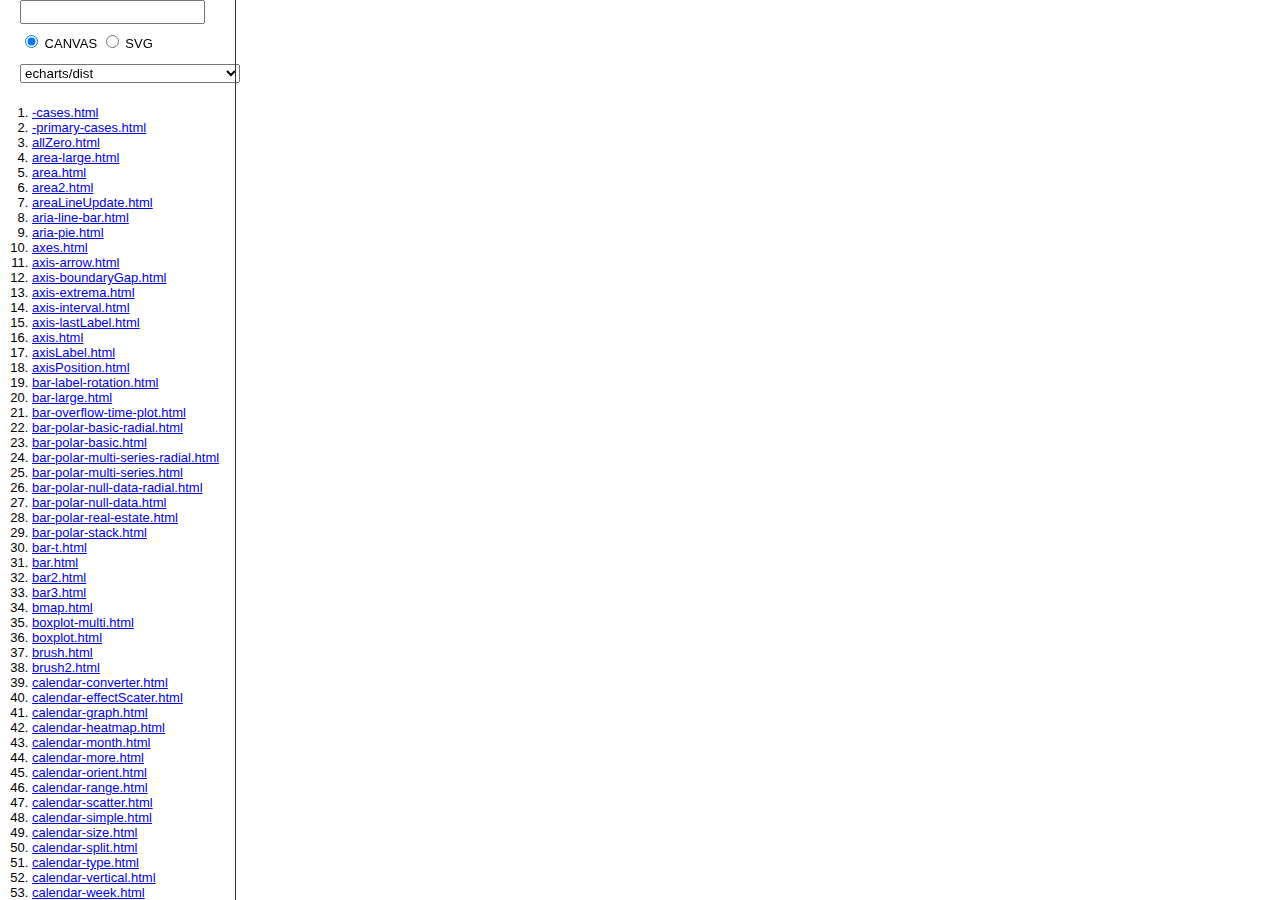
<file: web/echarts/test/-cases.html>
<!DOCTYPE>
<html>
    <head>
        <meta charset="utf-8">
        <meta name="viewport" content="width=device-width, initial-scale=1" />
        <title>echarts cases</title>
        <script src="lib/jquery.min.js"></script>
        <script src="lib/testHelper.js"></script>
        <script src="lib/caseFrame.js"></script>
        <link rel="stylesheet" href="lib/reset.css">
        <link rel="stylesheet" href="lib/caseFrame.css">
    </head>
    <body>
        <div id="main"></div>
        <script src="-cases.js"></script>
    </body>
</html>
</file>
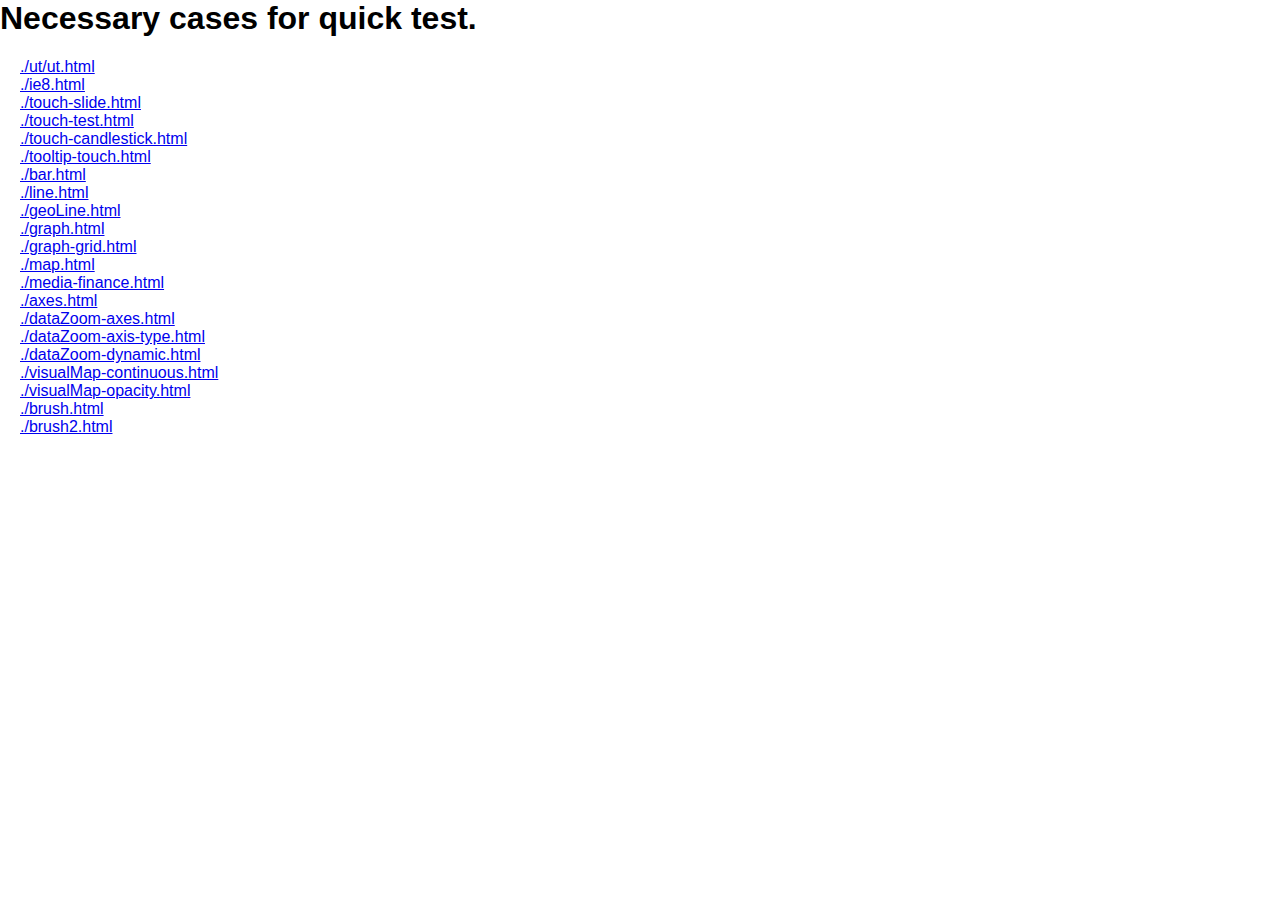
<file: web/echarts/test/-primary-cases.html>
<!DOCTYPE>
<html>
    <head>
        <meta charset="utf-8">
        <meta name="viewport" content="width=device-width, initial-scale=1" />
        <link rel="stylesheet" href="lib/reset.css">
    </head>
    <body>
        <h1>Necessary cases for quick test.</h1>
        <div id="cases" style="margin: 20px">
        </div>

        <script type="text/javascript">
            var cases = [
                './ut/ut.html',
                './ie8.html',
                './touch-slide.html',
                './touch-test.html',
                './touch-candlestick.html',
                './tooltip-touch.html',
                './bar.html',
                './line.html',
                './geoLine.html',
                './graph.html',
                './graph-grid.html',
                './map.html',
                './media-finance.html',
                './axes.html',
                './dataZoom-axes.html',
                './dataZoom-axis-type.html',
                './dataZoom-dynamic.html',
                './visualMap-continuous.html',
                './visualMap-opacity.html',
                './brush.html',
                './brush2.html'
            ];


            var el = document.getElementById('cases');
            var html = [];

            for (var i = 0; i < cases.length; i++) {
                html.push(
                    '<a target="_blank" href="' + cases[i] + '">' + cases[i] + '</div>'
                );
            }

            el.innerHTML = html.join('<br>');

        </script>
    </body>
</html>
</file>
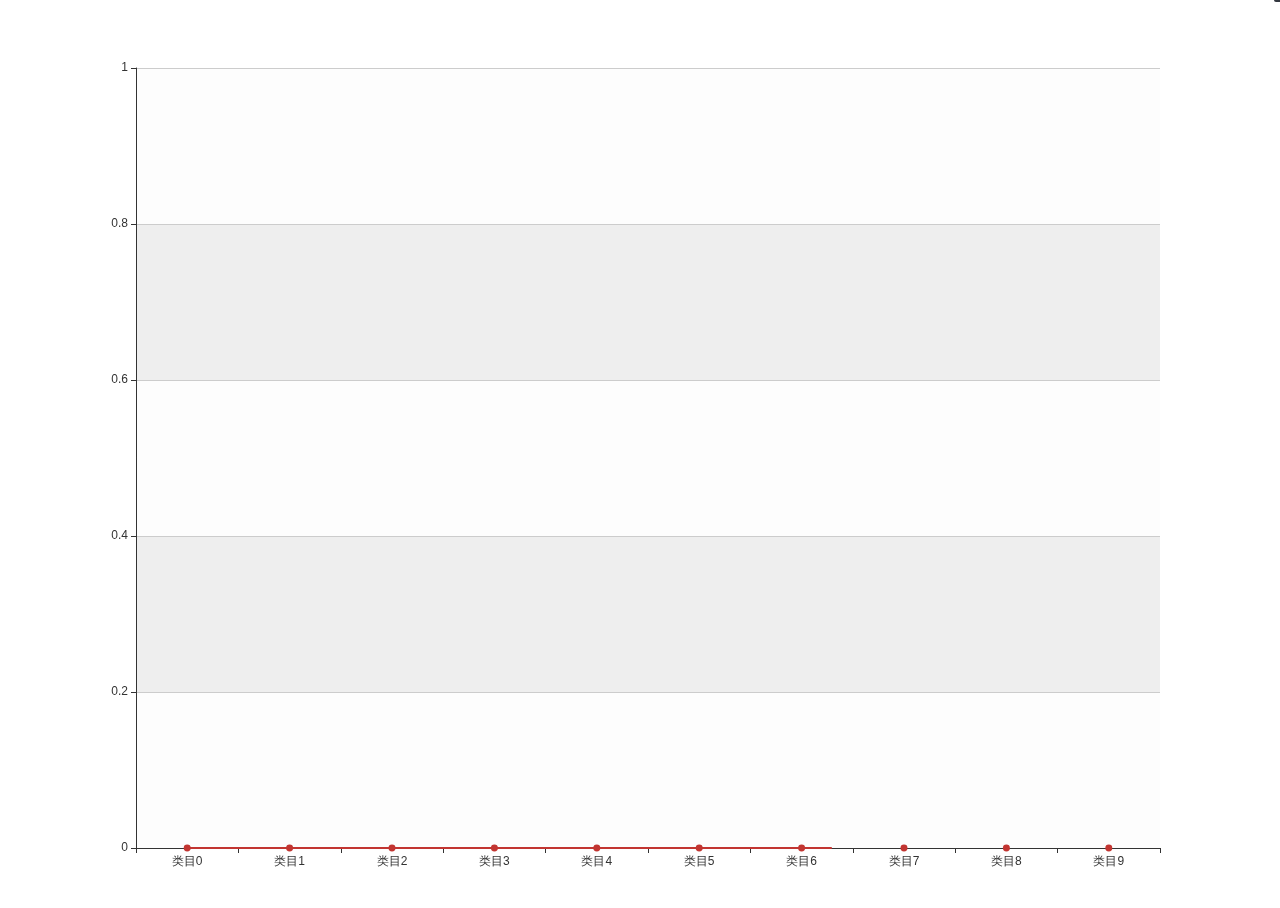
<file: web/echarts/test/allZero.html>
<html>
    <head>
        <meta charset="utf-8">
        <meta name="viewport" content="width=device-width, initial-scale=1" />
        <script src="lib/esl.js"></script>
        <script src="lib/config.js"></script>
        <script src="lib/facePrint.js"></script>
    </head>
    <body>
        <style>
            html, body, #main {
                width: 100%;
                height: 100%;
            }
        </style>
        <div id="info"></div>
        <div id="main"></div>
        <script>

            require([
                'echarts'
                // 'echarts/chart/line',
                // 'echarts/component/legend',
                // 'echarts/component/grid',
                // 'echarts/component/tooltip',
                // 'echarts/component/dataZoomInside'
            ], function (echarts) {

                var chart = echarts.init(document.getElementById('main'));

                var xAxisData = [];
                var data = [];

                for (var i = 0; i < 10; i++) {
                    xAxisData.push('类目' + i);
                    data.push(0);
                }
                chart.setOption({
                    tooltip: {
                        trigger: 'axis',
                        axisPointer: {
                            type: 'line'
                        }
                    },
                    xAxis: {
                        data: xAxisData
                    },
                    yAxis: {
                        splitArea: {
                            show: true
                        }
                    },
                    series: [{
                        name: 'line',
                        type: 'line',
                        symbol: 'circle',
                        symbolSize: 10,
                        data: data
                    }]
                });
            });

        </script>
    </body>
</html>
</file>
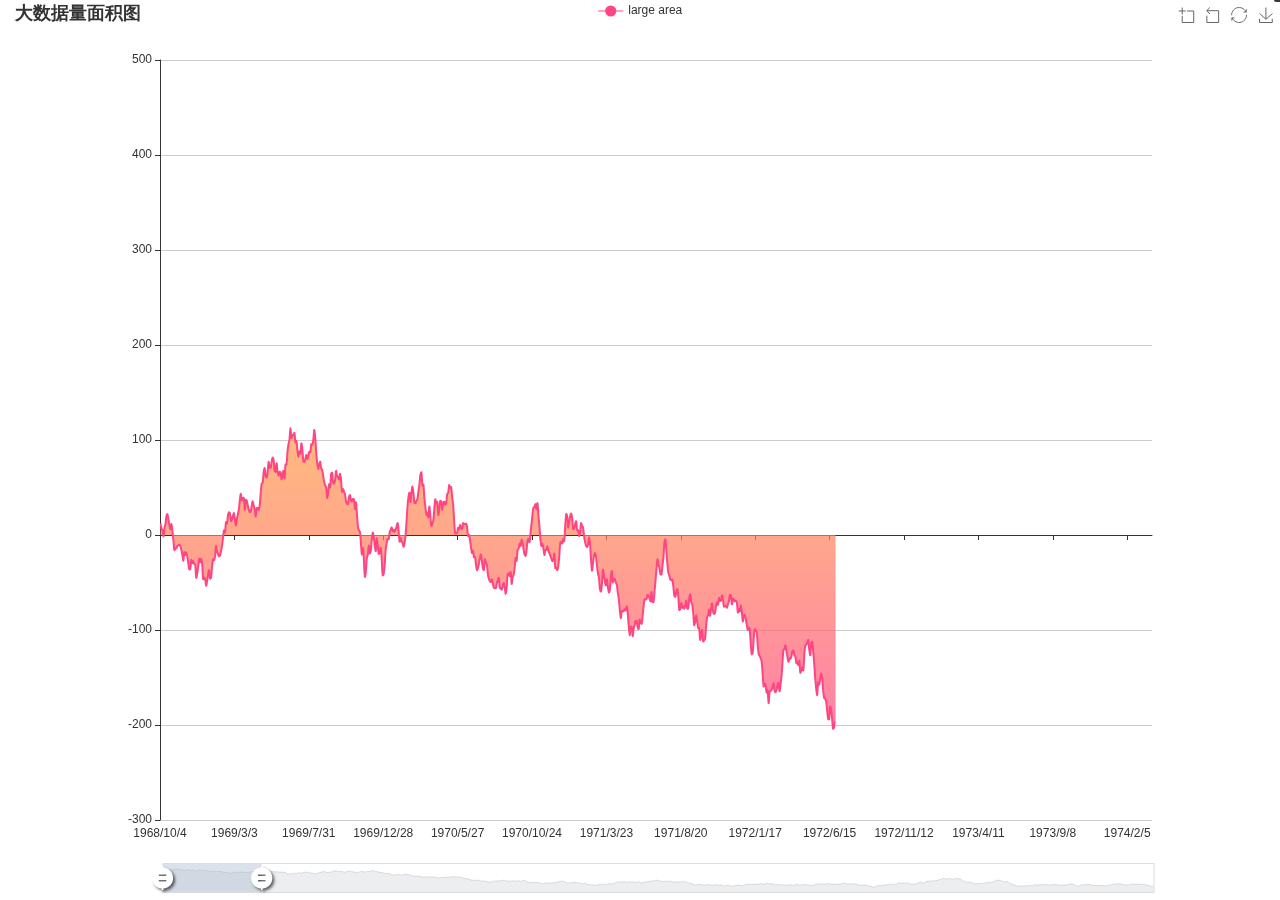
<file: web/echarts/test/area-large.html>
<!DOCTYPE>
<html>
    <head>
        <meta charset="utf-8">
        <script src="lib/esl.js"></script>
        <script src="lib/config.js"></script>
        <script src="lib/jquery.min.js"></script>
        <script src="lib/facePrint.js"></script>
        <script src="lib/testHelper.js"></script>
        <meta name="viewport" content="width=device-width, initial-scale=1" />
        <link rel="stylesheet" href="lib/reset.css">
    </head>
    <body>
        <style>
            h1 {
                line-height: 60px;
                height: 60px;
                background: #146402;
                text-align: center;
                font-weight: bold;
                color: #eee;
                font-size: 14px;
            }
            .chart {
                height: 500px;
            }
        </style>


        <div class="chart" id="main"></div>



        <script>

            var echarts;
            var chart;
            var myChart;
            var groupCategories = [];
            var groupColors = [];

            require([
                'echarts'
                // 'echarts/chart/line',
                // 'echarts/chart/bar',
                // 'echarts/chart/pie',
                // 'echarts/chart/scatter',
                // 'echarts/chart/map',
                // 'echarts/chart/parallel',
                // 'echarts/chart/radar',
                // 'echarts/component/grid',
                // 'echarts/component/polar',
                // 'echarts/component/geo',
                // 'echarts/component/singleAxis',
                // 'echarts/component/legend',
                // 'echarts/component/tooltip',
                // 'echarts/component/toolbox',
                // 'echarts/component/visualMap',
                // 'echarts/component/dataZoom'
            ], function (ec) {
                echarts = ec;
                chart = myChart = echarts.init(document.getElementById('main'));

                var base = +new Date(1968, 9, 3);
                var oneDay = 24 * 3600 * 1000;
                var date = [];

                var data = [Math.random() * 300];

                for (var i = 1; i < 20000; i++) {
                    var now = new Date(base += oneDay);
                    date.push([now.getFullYear(), now.getMonth() + 1, now.getDate()].join('/'));
                    data.push(Math.round((Math.random() - 0.5) * 20 + data[i - 1]));
                }

                option = {
                    tooltip: {
                        trigger: 'axis',
                        position: function (pt) {
                            return [pt[0], '10%'];
                        }
                    },
                    legend: {
                        data: ['large area']
                    },
                    title: {
                        left: 10,
                        text: '大数据量面积图',
                    },
                    toolbox: {
                        feature: {
                            dataZoom: {
                                yAxisIndex: 'none'
                            },
                            restore: {},
                            saveAsImage: {}
                        }
                    },
                    grid: {
                        containLabel: true
                    },
                    xAxis: {
                        type: 'category',
                        boundaryGap: false,
                        data: date
                    },
                    yAxis: {
                        type: 'value',
                        boundaryGap: [0, '100%']
                    },
                    dataZoom: [{
                        type: 'inside',
                        start: 0,
                        end: 10
                    }, {
                        start: 0,
                        end: 10,
                        handleIcon: 'M10.7,11.9v-1.3H9.3v1.3c-4.9,0.3-8.8,4.4-8.8,9.4c0,5,3.9,9.1,8.8,9.4v1.3h1.3v-1.3c4.9-0.3,8.8-4.4,8.8-9.4C19.5,16.3,15.6,12.2,10.7,11.9z M13.3,24.4H6.7V23h6.6V24.4z M13.3,19.6H6.7v-1.4h6.6V19.6z',
                        handleSize: '80%',
                        handleStyle: {
                            color: '#fff',
                            shadowBlur: 3,
                            shadowColor: 'rgba(0, 0, 0, 0.6)',
                            shadowOffsetX: 2,
                            shadowOffsetY: 2
                        }
                    }],
                    series: [
                        {
                            name:'large area',
                            type:'line',
                            smooth:true,
                            symbol: 'none',
                            sampling: 'average',
                            itemStyle: {
                                normal: {
                                    color: 'rgb(255, 70, 131)'
                                }
                            },
                            areaStyle: {
                                normal: {
                                    color: new echarts.graphic.LinearGradient(0, 0, 0, 1, [{
                                        offset: 0,
                                        color: 'rgb(255, 158, 68)'
                                    }, {
                                        offset: 1,
                                        color: 'rgb(255, 70, 131)'
                                    }])
                                }
                            },
                            data: data
                        }
                    ]
                };


                chart.setOption(option);
            });

        </script>
    </body>
</html>
</file>
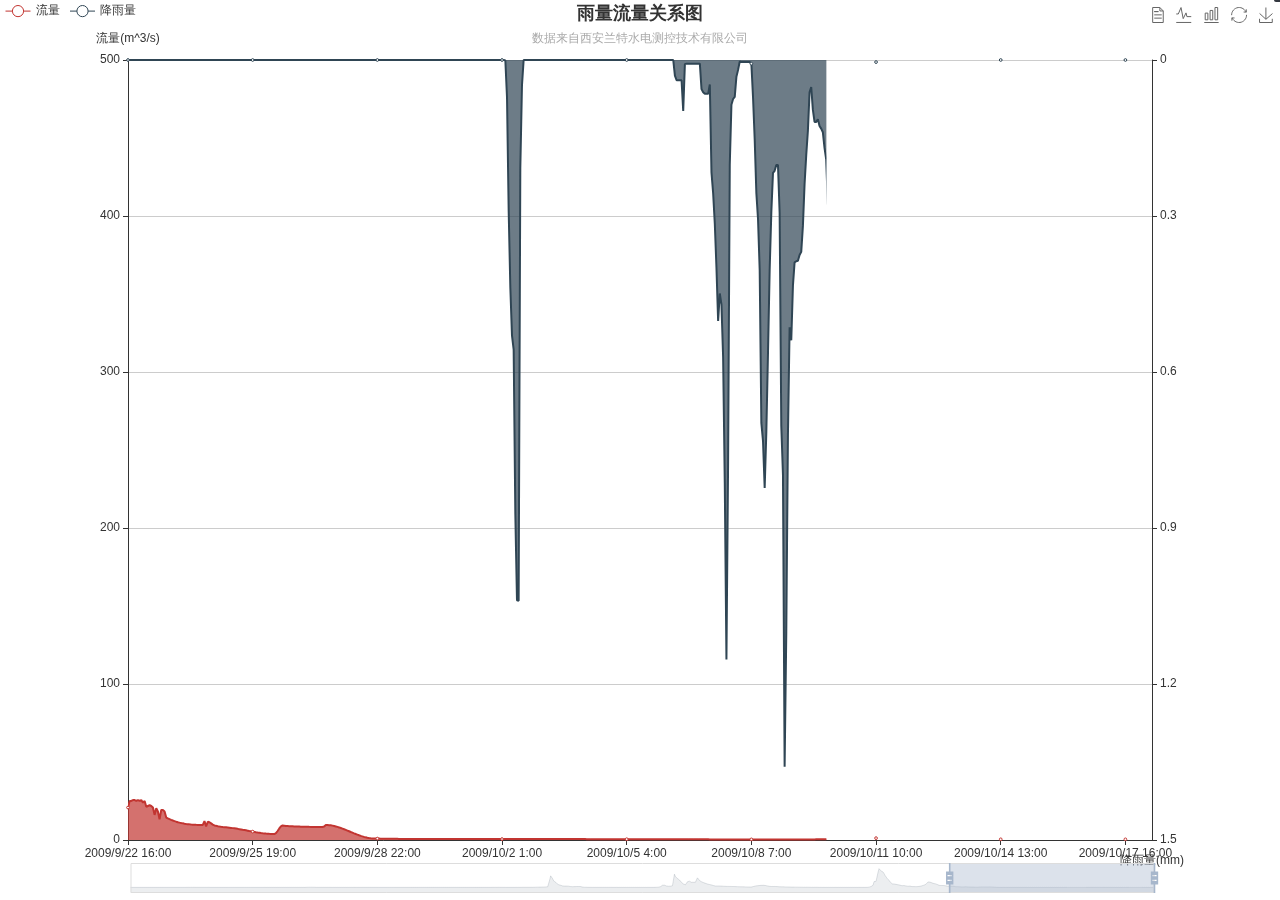
<file: web/echarts/test/area2.html>
<html>
    <head>
        <meta charset="utf-8">
        <script src="lib/esl.js"></script>
        <script src="lib/config.js"></script>
        <meta name="viewport" content="user-scalable=no,width=device-width,height=device-height">
    </head>
    <body>
        <style>
            html, body, #main {
                width: 100%;
                height: 100%;
                margin: 0;
            }
        </style>
        <div id="main"></div>
        <script>

            require([
                'echarts'
                // 'echarts/chart/line',
                // 'echarts/component/legend',
                // 'echarts/component/grid',
                // 'echarts/component/tooltip',
                // 'echarts/component/title',
                // 'echarts/component/dataZoom'
            ], function (echarts) {

                var chart = echarts.init(document.getElementById('main'), null, {

                });

                var sampling = 'none';

                chart.setOption({
                    title : {
                        text: '雨量流量关系图',
                        subtext: '数据来自西安兰特水电测控技术有限公司',
                        x: 'center'
                    },
                    tooltip : {
                        trigger: 'axis',
                        formatter: function(params) {
                            return params[0].name + '<br/>'
                                + (
                                    params[0]
                                    ? params[0].seriesName + ' : ' + params[0].value + ' (m^3/s)<br/>'
                                    : ''
                                )
                                + (
                                    params[1]
                                    ? params[1].seriesName + ' : ' + -params[1].value + ' (mm)'
                                    : ''
                                );
                        },
                        axisPointer: {
                            animation: false
                        }
                    },
                    legend: {
                        data:['流量','降雨量'],
                        x: 'left'
                    },
                    toolbox: {
                        show : true,
                        feature : {
                            mark : {show: true},
                            dataView : {show: true, readOnly: false},
                            magicType : {show: true, type: ['line', 'bar']},
                            restore : {show: true},
                            saveAsImage : {show: true}
                        }
                    },
                    dataZoom: [
                        {
                            show: true,
                            realtime: true,
                            start: 80,
                            end: 100
                        },
                        {
                            type: 'inside',
                            show: true,
                            realtime: true,
                            start: 80,
                            end: 100
                        }
                    ],
                    xAxis : [
                        {
                            type : 'category',
                            boundaryGap : false,
                            axisLine: {onZero: false},
                            data : [
                                '2009/6/12 2:00', '2009/6/12 3:00', '2009/6/12 4:00', '2009/6/12 5:00', '2009/6/12 6:00', '2009/6/12 7:00', '2009/6/12 8:00', '2009/6/12 9:00', '2009/6/12 10:00', '2009/6/12 11:00', '2009/6/12 12:00', '2009/6/12 13:00', '2009/6/12 14:00', '2009/6/12 15:00', '2009/6/12 16:00', '2009/6/12 17:00', '2009/6/12 18:00', '2009/6/12 19:00', '2009/6/12 20:00', '2009/6/12 21:00', '2009/6/12 22:00', '2009/6/12 23:00',
                                '2009/6/13 0:00', '2009/6/13 1:00', '2009/6/13 2:00', '2009/6/13 3:00', '2009/6/13 4:00', '2009/6/13 5:00', '2009/6/13 6:00', '2009/6/13 7:00', '2009/6/13 8:00', '2009/6/13 9:00', '2009/6/13 10:00', '2009/6/13 11:00', '2009/6/13 12:00', '2009/6/13 13:00', '2009/6/13 14:00', '2009/6/13 15:00', '2009/6/13 16:00', '2009/6/13 17:00', '2009/6/13 18:00', '2009/6/13 19:00', '2009/6/13 20:00', '2009/6/13 21:00', '2009/6/13 22:00', '2009/6/13 23:00',
                                '2009/6/14 0:00', '2009/6/14 1:00', '2009/6/14 2:00', '2009/6/14 3:00', '2009/6/14 4:00', '2009/6/14 5:00', '2009/6/14 6:00', '2009/6/14 7:00', '2009/6/14 8:00', '2009/6/14 9:00', '2009/6/14 10:00', '2009/6/14 11:00', '2009/6/14 12:00', '2009/6/14 13:00', '2009/6/14 14:00', '2009/6/14 15:00', '2009/6/14 16:00', '2009/6/14 17:00', '2009/6/14 18:00', '2009/6/14 19:00', '2009/6/14 20:00', '2009/6/14 21:00', '2009/6/14 22:00', '2009/6/14 23:00',
                                '2009/6/15 0:00', '2009/6/15 1:00', '2009/6/15 2:00', '2009/6/15 3:00', '2009/6/15 4:00', '2009/6/15 5:00', '2009/6/15 6:00', '2009/6/15 7:00', '2009/6/15 8:00', '2009/6/15 9:00', '2009/6/15 10:00', '2009/6/15 11:00', '2009/6/15 12:00', '2009/6/15 13:00', '2009/6/15 14:00', '2009/6/15 15:00', '2009/6/15 16:00', '2009/6/15 17:00', '2009/6/15 18:00', '2009/6/15 19:00', '2009/6/15 20:00', '2009/6/15 21:00', '2009/6/15 22:00', '2009/6/15 23:00',
                                '2009/6/15 0:00', '2009/6/16 1:00', '2009/6/16 2:00', '2009/6/16 3:00', '2009/6/16 4:00', '2009/6/16 5:00', '2009/6/16 6:00', '2009/6/16 7:00', '2009/6/16 8:00', '2009/6/16 9:00', '2009/6/16 10:00', '2009/6/16 11:00', '2009/6/16 12:00', '2009/6/16 13:00', '2009/6/16 14:00', '2009/6/16 15:00', '2009/6/16 16:00', '2009/6/16 17:00', '2009/6/16 18:00', '2009/6/16 19:00', '2009/6/16 20:00', '2009/6/16 21:00', '2009/6/16 22:00', '2009/6/16 23:00',
                                '2009/6/15 0:00', '2009/6/17 1:00', '2009/6/17 2:00', '2009/6/17 3:00', '2009/6/17 4:00', '2009/6/17 5:00', '2009/6/17 6:00', '2009/6/17 7:00', '2009/6/17 8:00', '2009/6/17 9:00', '2009/6/17 10:00', '2009/6/17 11:00', '2009/6/17 12:00', '2009/6/17 13:00', '2009/6/17 14:00', '2009/6/17 15:00', '2009/6/17 16:00', '2009/6/17 17:00', '2009/6/17 18:00', '2009/6/17 19:00', '2009/6/17 20:00', '2009/6/17 21:00', '2009/6/17 22:00', '2009/6/17 23:00',
                                '2009/6/18 0:00', '2009/6/18 1:00', '2009/6/18 2:00', '2009/6/18 3:00', '2009/6/18 4:00', '2009/6/18 5:00', '2009/6/18 6:00', '2009/6/18 7:00', '2009/6/18 8:00', '2009/6/18 9:00', '2009/6/18 10:00', '2009/6/18 11:00', '2009/6/18 12:00', '2009/6/18 13:00', '2009/6/18 14:00', '2009/6/18 15:00', '2009/6/18 16:00', '2009/6/18 17:00', '2009/6/18 18:00', '2009/6/18 19:00', '2009/6/18 20:00', '2009/6/18 21:00', '2009/6/18 22:00', '2009/6/18 23:00',
                                '2009/6/15 0:00', '2009/6/19 1:00', '2009/6/19 2:00', '2009/6/19 3:00', '2009/6/19 4:00', '2009/6/19 5:00', '2009/6/19 6:00', '2009/6/19 7:00', '2009/6/19 8:00', '2009/6/19 9:00', '2009/6/19 10:00', '2009/6/19 11:00', '2009/6/19 12:00', '2009/6/19 13:00', '2009/6/19 14:00', '2009/6/19 15:00', '2009/6/19 16:00', '2009/6/19 17:00', '2009/6/19 18:00', '2009/6/19 19:00', '2009/6/19 20:00', '2009/6/19 21:00', '2009/6/19 22:00', '2009/6/19 23:00',
                                '2009/6/20 0:00', '2009/6/20 1:00', '2009/6/20 2:00', '2009/6/20 3:00', '2009/6/20 4:00', '2009/6/20 5:00', '2009/6/20 6:00', '2009/6/20 7:00', '2009/6/20 8:00', '2009/6/20 9:00', '2009/6/20 10:00', '2009/6/20 11:00', '2009/6/20 12:00', '2009/6/20 13:00', '2009/6/20 14:00', '2009/6/20 15:00', '2009/6/20 16:00', '2009/6/20 17:00', '2009/6/20 18:00', '2009/6/20 19:00', '2009/6/20 20:00', '2009/6/20 21:00', '2009/6/20 22:00', '2009/6/20 23:00',
                                '2009/6/21 0:00', '2009/6/21 1:00', '2009/6/21 2:00', '2009/6/21 3:00', '2009/6/21 4:00', '2009/6/21 5:00', '2009/6/21 6:00', '2009/6/21 7:00', '2009/6/21 8:00', '2009/6/21 9:00', '2009/6/21 10:00', '2009/6/21 11:00', '2009/6/21 12:00', '2009/6/21 13:00', '2009/6/21 14:00', '2009/6/21 15:00', '2009/6/21 16:00', '2009/6/21 17:00', '2009/6/21 18:00', '2009/6/21 19:00', '2009/6/21 20:00', '2009/6/21 21:00', '2009/6/21 22:00', '2009/6/21 23:00',
                                '2009/6/22 0:00', '2009/6/22 1:00', '2009/6/22 2:00', '2009/6/22 3:00', '2009/6/22 4:00', '2009/6/22 5:00', '2009/6/22 6:00', '2009/6/22 7:00', '2009/6/22 8:00', '2009/6/22 9:00', '2009/6/22 10:00', '2009/6/22 11:00', '2009/6/22 12:00', '2009/6/22 13:00', '2009/6/22 14:00', '2009/6/22 15:00', '2009/6/22 16:00', '2009/6/22 17:00', '2009/6/22 18:00', '2009/6/22 19:00', '2009/6/22 20:00', '2009/6/22 21:00', '2009/6/22 22:00', '2009/6/22 23:00',
                                '2009/6/23 0:00', '2009/6/23 1:00', '2009/6/23 2:00', '2009/6/23 3:00', '2009/6/23 4:00', '2009/6/23 5:00', '2009/6/23 6:00', '2009/6/23 7:00', '2009/6/23 8:00', '2009/6/23 9:00', '2009/6/23 10:00', '2009/6/23 11:00', '2009/6/23 12:00', '2009/6/23 13:00', '2009/6/23 14:00', '2009/6/23 15:00', '2009/6/23 16:00', '2009/6/23 17:00', '2009/6/23 18:00', '2009/6/23 19:00', '2009/6/23 20:00', '2009/6/23 21:00', '2009/6/23 22:00', '2009/6/23 23:00',
                                '2009/6/24 0:00', '2009/6/24 1:00', '2009/6/24 2:00', '2009/6/24 3:00', '2009/6/24 4:00', '2009/6/24 5:00', '2009/6/24 6:00', '2009/6/24 7:00', '2009/6/24 8:00', '2009/6/24 9:00', '2009/6/24 10:00', '2009/6/24 11:00', '2009/6/24 12:00', '2009/6/24 13:00', '2009/6/24 14:00', '2009/6/24 15:00', '2009/6/24 16:00', '2009/6/24 17:00', '2009/6/24 18:00', '2009/6/24 19:00', '2009/6/24 20:00', '2009/6/24 21:00', '2009/6/24 22:00', '2009/6/24 23:00',
                                '2009/6/25 0:00', '2009/6/25 1:00', '2009/6/25 2:00', '2009/6/25 3:00', '2009/6/25 4:00', '2009/6/25 5:00', '2009/6/25 6:00', '2009/6/25 7:00', '2009/6/25 8:00', '2009/6/25 9:00', '2009/6/25 10:00', '2009/6/25 11:00', '2009/6/25 12:00', '2009/6/25 13:00', '2009/6/25 14:00', '2009/6/25 15:00', '2009/6/25 16:00', '2009/6/25 17:00', '2009/6/25 18:00', '2009/6/25 19:00', '2009/6/25 20:00', '2009/6/25 21:00', '2009/6/25 22:00', '2009/6/25 23:00',
                                '2009/6/26 0:00', '2009/6/26 1:00', '2009/6/26 2:00', '2009/6/26 3:00', '2009/6/26 4:00', '2009/6/26 5:00', '2009/6/26 6:00', '2009/6/26 7:00', '2009/6/26 8:00', '2009/6/26 9:00', '2009/6/26 10:00', '2009/6/26 11:00', '2009/6/26 12:00', '2009/6/26 13:00', '2009/6/26 14:00', '2009/6/26 15:00', '2009/6/26 16:00', '2009/6/26 17:00', '2009/6/26 18:00', '2009/6/26 19:00', '2009/6/26 20:00', '2009/6/26 21:00', '2009/6/26 22:00', '2009/6/26 23:00',
                                '2009/6/27 0:00', '2009/6/27 1:00', '2009/6/27 2:00', '2009/6/27 3:00', '2009/6/27 4:00', '2009/6/27 5:00', '2009/6/27 6:00', '2009/6/27 7:00', '2009/6/27 8:00', '2009/6/27 9:00', '2009/6/27 10:00', '2009/6/27 11:00', '2009/6/27 12:00', '2009/6/27 13:00', '2009/6/27 14:00', '2009/6/27 15:00', '2009/6/27 16:00', '2009/6/27 17:00', '2009/6/27 18:00', '2009/6/27 19:00', '2009/6/27 20:00', '2009/6/27 21:00', '2009/6/27 22:00', '2009/6/27 23:00',
                                '2009/6/28 0:00', '2009/6/28 1:00', '2009/6/28 2:00', '2009/6/28 3:00', '2009/6/28 4:00', '2009/6/28 5:00', '2009/6/28 6:00', '2009/6/28 7:00', '2009/6/28 8:00', '2009/6/28 9:00', '2009/6/28 10:00', '2009/6/28 11:00', '2009/6/28 12:00', '2009/6/28 13:00', '2009/6/28 14:00', '2009/6/28 15:00', '2009/6/28 16:00', '2009/6/28 17:00', '2009/6/28 18:00', '2009/6/28 19:00', '2009/6/28 20:00', '2009/6/28 21:00', '2009/6/28 22:00', '2009/6/28 23:00',
                                '2009/6/29 0:00', '2009/6/29 1:00', '2009/6/29 2:00', '2009/6/29 3:00', '2009/6/29 4:00', '2009/6/29 5:00', '2009/6/29 6:00', '2009/6/29 7:00', '2009/6/29 8:00', '2009/6/29 9:00', '2009/6/29 10:00', '2009/6/29 11:00', '2009/6/29 12:00', '2009/6/29 13:00', '2009/6/29 14:00', '2009/6/29 15:00', '2009/6/29 16:00', '2009/6/29 17:00', '2009/6/29 18:00', '2009/6/29 19:00', '2009/6/29 20:00', '2009/6/29 21:00', '2009/6/29 22:00', '2009/6/29 23:00',
                                '2009/6/30 0:00', '2009/6/30 1:00', '2009/6/30 2:00', '2009/6/30 3:00', '2009/6/30 4:00', '2009/6/30 5:00', '2009/6/30 6:00', '2009/6/30 7:00', '2009/6/30 8:00', '2009/6/30 9:00', '2009/6/30 10:00', '2009/6/30 11:00', '2009/6/30 12:00', '2009/6/30 13:00', '2009/6/30 14:00', '2009/6/30 15:00', '2009/6/30 16:00', '2009/6/30 17:00', '2009/6/30 18:00', '2009/6/30 19:00', '2009/6/30 20:00', '2009/6/30 21:00', '2009/6/30 22:00', '2009/6/30 23:00',
                                '2009/7/1 0:00', '2009/7/1 1:00', '2009/7/1 2:00', '2009/7/1 3:00', '2009/7/1 4:00', '2009/7/1 5:00', '2009/7/1 6:00', '2009/7/1 7:00', '2009/7/1 8:00', '2009/7/1 9:00', '2009/7/1 10:00', '2009/7/1 11:00', '2009/7/1 12:00', '2009/7/1 13:00', '2009/7/1 14:00', '2009/7/1 15:00', '2009/7/1 16:00', '2009/7/1 17:00', '2009/7/1 18:00', '2009/7/1 19:00', '2009/7/1 20:00', '2009/7/1 21:00', '2009/7/1 22:00', '2009/7/1 23:00',
                                '2009/7/2 0:00', '2009/7/2 1:00', '2009/7/2 2:00', '2009/7/2 3:00', '2009/7/2 4:00', '2009/7/2 5:00', '2009/7/2 6:00', '2009/7/2 7:00', '2009/7/2 8:00', '2009/7/2 9:00', '2009/7/2 10:00', '2009/7/2 11:00', '2009/7/2 12:00', '2009/7/2 13:00', '2009/7/2 14:00', '2009/7/2 15:00', '2009/7/2 16:00', '2009/7/2 17:00', '2009/7/2 18:00', '2009/7/2 19:00', '2009/7/2 20:00', '2009/7/2 21:00', '2009/7/2 22:00', '2009/7/2 23:00',
                                '2009/7/3 0:00', '2009/7/3 1:00', '2009/7/3 2:00', '2009/7/3 3:00', '2009/7/3 4:00', '2009/7/3 5:00', '2009/7/3 6:00', '2009/7/3 7:00', '2009/7/3 8:00', '2009/7/3 9:00', '2009/7/3 10:00', '2009/7/3 11:00', '2009/7/3 12:00', '2009/7/3 13:00', '2009/7/3 14:00', '2009/7/3 15:00', '2009/7/3 16:00', '2009/7/3 17:00', '2009/7/3 18:00', '2009/7/3 19:00', '2009/7/3 20:00', '2009/7/3 21:00', '2009/7/3 22:00', '2009/7/3 23:00',
                                '2009/7/4 0:00', '2009/7/4 1:00', '2009/7/4 2:00', '2009/7/4 3:00', '2009/7/4 4:00', '2009/7/4 5:00', '2009/7/4 6:00', '2009/7/4 7:00', '2009/7/4 8:00', '2009/7/4 9:00', '2009/7/4 10:00', '2009/7/4 11:00', '2009/7/4 12:00', '2009/7/4 13:00', '2009/7/4 14:00', '2009/7/4 15:00', '2009/7/4 16:00', '2009/7/4 17:00', '2009/7/4 18:00', '2009/7/4 19:00', '2009/7/4 20:00', '2009/7/4 21:00', '2009/7/4 22:00', '2009/7/4 23:00',
                                '2009/7/5 0:00', '2009/7/5 1:00', '2009/7/5 2:00', '2009/7/5 3:00', '2009/7/5 4:00', '2009/7/5 5:00', '2009/7/5 6:00', '2009/7/5 7:00', '2009/7/5 8:00', '2009/7/5 9:00', '2009/7/5 10:00', '2009/7/5 11:00', '2009/7/5 12:00', '2009/7/5 13:00', '2009/7/5 14:00', '2009/7/5 15:00', '2009/7/5 16:00', '2009/7/5 17:00', '2009/7/5 18:00', '2009/7/5 19:00', '2009/7/5 20:00', '2009/7/5 21:00', '2009/7/5 22:00', '2009/7/5 23:00',
                                '2009/7/6 0:00', '2009/7/6 1:00', '2009/7/6 2:00', '2009/7/6 3:00', '2009/7/6 4:00', '2009/7/6 5:00', '2009/7/6 6:00', '2009/7/6 7:00', '2009/7/6 8:00', '2009/7/6 9:00', '2009/7/6 10:00', '2009/7/6 11:00', '2009/7/6 12:00', '2009/7/6 13:00', '2009/7/6 14:00', '2009/7/6 15:00', '2009/7/6 16:00', '2009/7/6 17:00', '2009/7/6 18:00', '2009/7/6 19:00', '2009/7/6 20:00', '2009/7/6 21:00', '2009/7/6 22:00', '2009/7/6 23:00',
                                '2009/7/7 0:00', '2009/7/7 1:00', '2009/7/7 2:00', '2009/7/7 3:00', '2009/7/7 4:00', '2009/7/7 5:00', '2009/7/7 6:00', '2009/7/7 7:00', '2009/7/7 8:00', '2009/7/7 9:00', '2009/7/7 10:00', '2009/7/7 11:00', '2009/7/7 12:00', '2009/7/7 13:00', '2009/7/7 14:00', '2009/7/7 15:00', '2009/7/7 16:00', '2009/7/7 17:00', '2009/7/7 18:00', '2009/7/7 19:00', '2009/7/7 20:00', '2009/7/7 21:00', '2009/7/7 22:00', '2009/7/7 23:00',
                                '2009/7/8 0:00', '2009/7/8 1:00', '2009/7/8 2:00', '2009/7/8 3:00', '2009/7/8 4:00', '2009/7/8 5:00', '2009/7/8 6:00', '2009/7/8 7:00', '2009/7/8 8:00', '2009/7/8 9:00', '2009/7/8 10:00', '2009/7/8 11:00', '2009/7/8 12:00', '2009/7/8 13:00', '2009/7/8 14:00', '2009/7/8 15:00', '2009/7/8 16:00', '2009/7/8 17:00', '2009/7/8 18:00', '2009/7/8 19:00', '2009/7/8 20:00', '2009/7/8 21:00', '2009/7/8 22:00', '2009/7/8 23:00',
                                '2009/7/9 0:00', '2009/7/9 1:00', '2009/7/9 2:00', '2009/7/9 3:00', '2009/7/9 4:00', '2009/7/9 5:00', '2009/7/9 6:00', '2009/7/9 7:00', '2009/7/9 8:00', '2009/7/9 9:00', '2009/7/9 10:00', '2009/7/9 11:00', '2009/7/9 12:00', '2009/7/9 13:00', '2009/7/9 14:00', '2009/7/9 15:00', '2009/7/9 16:00', '2009/7/9 17:00', '2009/7/9 18:00', '2009/7/9 19:00', '2009/7/9 20:00', '2009/7/9 21:00', '2009/7/9 22:00', '2009/7/9 23:00',
                                '2009/7/10 0:00', '2009/7/10 1:00', '2009/7/10 2:00', '2009/7/10 3:00', '2009/7/10 4:00', '2009/7/10 5:00', '2009/7/10 6:00', '2009/7/10 7:00', '2009/7/10 8:00', '2009/7/10 9:00', '2009/7/10 10:00', '2009/7/10 11:00', '2009/7/10 12:00', '2009/7/10 13:00', '2009/7/10 14:00', '2009/7/10 15:00', '2009/7/10 16:00', '2009/7/10 17:00', '2009/7/10 18:00', '2009/7/10 19:00', '2009/7/10 20:00', '2009/7/10 21:00', '2009/7/10 22:00', '2009/7/10 23:00',
                                '2009/7/11 0:00', '2009/7/11 1:00', '2009/7/11 2:00', '2009/7/11 3:00', '2009/7/11 4:00', '2009/7/11 5:00', '2009/7/11 6:00', '2009/7/11 7:00', '2009/7/11 8:00', '2009/7/11 9:00', '2009/7/11 10:00', '2009/7/11 11:00', '2009/7/11 12:00', '2009/7/11 13:00', '2009/7/11 14:00', '2009/7/11 15:00', '2009/7/11 16:00', '2009/7/11 17:00', '2009/7/11 18:00', '2009/7/11 19:00', '2009/7/11 20:00', '2009/7/11 21:00', '2009/7/11 22:00', '2009/7/11 23:00',
                                '2009/7/12 0:00', '2009/7/12 1:00', '2009/7/12 2:00', '2009/7/12 3:00', '2009/7/12 4:00', '2009/7/12 5:00', '2009/7/12 6:00', '2009/7/12 7:00', '2009/7/12 8:00', '2009/7/12 9:00', '2009/7/12 10:00', '2009/7/12 11:00', '2009/7/12 12:00', '2009/7/12 13:00', '2009/7/12 14:00', '2009/7/12 15:00', '2009/7/12 16:00', '2009/7/12 17:00', '2009/7/12 18:00', '2009/7/12 19:00', '2009/7/12 20:00', '2009/7/12 21:00', '2009/7/12 22:00', '2009/7/12 23:00',
                                '2009/7/13 0:00', '2009/7/13 1:00', '2009/7/13 2:00', '2009/7/13 3:00', '2009/7/13 4:00', '2009/7/13 5:00', '2009/7/13 6:00', '2009/7/13 7:00', '2009/7/13 8:00', '2009/7/13 9:00', '2009/7/13 10:00', '2009/7/13 11:00', '2009/7/13 12:00', '2009/7/13 13:00', '2009/7/13 14:00', '2009/7/13 15:00', '2009/7/13 16:00', '2009/7/13 17:00', '2009/7/13 18:00', '2009/7/13 19:00', '2009/7/13 20:00', '2009/7/13 21:00', '2009/7/13 22:00', '2009/7/13 23:00',
                                '2009/7/14 0:00', '2009/7/14 1:00', '2009/7/14 2:00', '2009/7/14 3:00', '2009/7/14 4:00', '2009/7/14 5:00', '2009/7/14 6:00', '2009/7/14 7:00', '2009/7/14 8:00', '2009/7/14 9:00', '2009/7/14 10:00', '2009/7/14 11:00', '2009/7/14 12:00', '2009/7/14 13:00', '2009/7/14 14:00', '2009/7/14 15:00', '2009/7/14 16:00', '2009/7/14 17:00', '2009/7/14 18:00', '2009/7/14 19:00', '2009/7/14 20:00', '2009/7/14 21:00', '2009/7/14 22:00', '2009/7/14 23:00',
                                '2009/7/15 0:00', '2009/7/15 1:00', '2009/7/15 2:00', '2009/7/15 3:00', '2009/7/15 4:00', '2009/7/15 5:00', '2009/7/15 6:00', '2009/7/15 7:00', '2009/7/15 8:00', '2009/7/15 9:00', '2009/7/15 10:00', '2009/7/15 11:00', '2009/7/15 12:00', '2009/7/15 13:00', '2009/7/15 14:00', '2009/7/15 15:00', '2009/7/15 16:00', '2009/7/15 17:00', '2009/7/15 18:00', '2009/7/15 19:00', '2009/7/15 20:00', '2009/7/15 21:00', '2009/7/15 22:00', '2009/7/15 23:00',
                                '2009/7/16 0:00', '2009/7/16 1:00', '2009/7/16 2:00', '2009/7/16 3:00', '2009/7/16 4:00', '2009/7/16 5:00', '2009/7/16 6:00', '2009/7/16 7:00', '2009/7/16 8:00', '2009/7/16 9:00', '2009/7/16 10:00', '2009/7/16 11:00', '2009/7/16 12:00', '2009/7/16 13:00', '2009/7/16 14:00', '2009/7/16 15:00', '2009/7/16 16:00', '2009/7/16 17:00', '2009/7/16 18:00', '2009/7/16 19:00', '2009/7/16 20:00', '2009/7/16 21:00', '2009/7/16 22:00', '2009/7/16 23:00',
                                '2009/7/17 0:00', '2009/7/17 1:00', '2009/7/17 2:00', '2009/7/17 3:00', '2009/7/17 4:00', '2009/7/17 5:00', '2009/7/17 6:00', '2009/7/17 7:00', '2009/7/17 8:00', '2009/7/17 9:00', '2009/7/17 10:00', '2009/7/17 11:00', '2009/7/17 12:00', '2009/7/17 13:00', '2009/7/17 14:00', '2009/7/17 15:00', '2009/7/17 16:00', '2009/7/17 17:00', '2009/7/17 18:00', '2009/7/17 19:00', '2009/7/17 20:00', '2009/7/17 21:00', '2009/7/17 22:00', '2009/7/17 23:00',
                                '2009/7/18 0:00', '2009/7/18 1:00', '2009/7/18 2:00', '2009/7/18 3:00', '2009/7/18 4:00', '2009/7/18 5:00', '2009/7/18 6:00', '2009/7/18 7:00', '2009/7/18 8:00', '2009/7/18 9:00', '2009/7/18 10:00', '2009/7/18 11:00', '2009/7/18 12:00', '2009/7/18 13:00', '2009/7/18 14:00', '2009/7/18 15:00', '2009/7/18 16:00', '2009/7/18 17:00', '2009/7/18 18:00', '2009/7/18 19:00', '2009/7/18 20:00', '2009/7/18 21:00', '2009/7/18 22:00', '2009/7/18 23:00',
                                '2009/7/19 0:00', '2009/7/19 1:00', '2009/7/19 2:00', '2009/7/19 3:00', '2009/7/19 4:00', '2009/7/19 5:00', '2009/7/19 6:00', '2009/7/19 7:00', '2009/7/19 8:00', '2009/7/19 9:00', '2009/7/19 10:00', '2009/7/19 11:00', '2009/7/19 12:00', '2009/7/19 13:00', '2009/7/19 14:00', '2009/7/19 15:00', '2009/7/19 16:00', '2009/7/19 17:00', '2009/7/19 18:00', '2009/7/19 19:00', '2009/7/19 20:00', '2009/7/19 21:00', '2009/7/19 22:00', '2009/7/19 23:00',
                                '2009/7/20 0:00', '2009/7/20 1:00', '2009/7/20 2:00', '2009/7/20 3:00', '2009/7/20 4:00', '2009/7/20 5:00', '2009/7/20 6:00', '2009/7/20 7:00', '2009/7/20 8:00', '2009/7/20 9:00', '2009/7/20 10:00', '2009/7/20 11:00', '2009/7/20 12:00', '2009/7/20 13:00', '2009/7/20 14:00', '2009/7/20 15:00', '2009/7/20 16:00', '2009/7/20 17:00', '2009/7/20 18:00', '2009/7/20 19:00', '2009/7/20 20:00', '2009/7/20 21:00', '2009/7/20 22:00', '2009/7/20 23:00',
                                '2009/7/21 0:00', '2009/7/21 1:00', '2009/7/21 2:00', '2009/7/21 3:00', '2009/7/21 4:00', '2009/7/21 5:00', '2009/7/21 6:00', '2009/7/21 7:00', '2009/7/21 8:00', '2009/7/21 9:00', '2009/7/21 10:00', '2009/7/21 11:00', '2009/7/21 12:00', '2009/7/21 13:00', '2009/7/21 14:00', '2009/7/21 15:00', '2009/7/21 16:00', '2009/7/21 17:00', '2009/7/21 18:00', '2009/7/21 19:00', '2009/7/21 20:00', '2009/7/21 21:00', '2009/7/21 22:00', '2009/7/21 23:00',
                                '2009/7/22 0:00', '2009/7/22 1:00', '2009/7/22 2:00', '2009/7/22 3:00', '2009/7/22 4:00', '2009/7/22 5:00', '2009/7/22 6:00', '2009/7/22 7:00', '2009/7/22 8:00', '2009/7/22 9:00', '2009/7/22 10:00', '2009/7/22 11:00', '2009/7/22 12:00', '2009/7/22 13:00', '2009/7/22 14:00', '2009/7/22 15:00', '2009/7/22 16:00', '2009/7/22 17:00', '2009/7/22 18:00', '2009/7/22 19:00', '2009/7/22 20:00', '2009/7/22 21:00', '2009/7/22 22:00', '2009/7/22 23:00',
                                '2009/7/23 0:00', '2009/7/23 1:00', '2009/7/23 2:00', '2009/7/23 3:00', '2009/7/23 4:00', '2009/7/23 5:00', '2009/7/23 6:00', '2009/7/23 7:00', '2009/7/23 8:00', '2009/7/23 9:00', '2009/7/23 10:00', '2009/7/23 11:00', '2009/7/23 12:00', '2009/7/23 13:00', '2009/7/23 14:00', '2009/7/23 15:00', '2009/7/23 16:00', '2009/7/23 17:00', '2009/7/23 18:00', '2009/7/23 19:00', '2009/7/23 20:00', '2009/7/23 21:00', '2009/7/23 22:00', '2009/7/23 23:00',
                                '2009/7/24 0:00', '2009/7/24 1:00', '2009/7/24 2:00', '2009/7/24 3:00', '2009/7/24 4:00', '2009/7/24 5:00', '2009/7/24 6:00', '2009/7/24 7:00', '2009/7/24 8:00', '2009/7/24 9:00', '2009/7/24 10:00', '2009/7/24 11:00', '2009/7/24 12:00', '2009/7/24 13:00', '2009/7/24 14:00', '2009/7/24 15:00', '2009/7/24 16:00', '2009/7/24 17:00', '2009/7/24 18:00', '2009/7/24 19:00', '2009/7/24 20:00', '2009/7/24 21:00', '2009/7/24 22:00', '2009/7/24 23:00',
                                '2009/7/25 0:00', '2009/7/25 1:00', '2009/7/25 2:00', '2009/7/25 3:00', '2009/7/25 4:00', '2009/7/25 5:00', '2009/7/25 6:00', '2009/7/25 7:00', '2009/7/25 8:00', '2009/7/25 9:00', '2009/7/25 10:00', '2009/7/25 11:00', '2009/7/25 12:00', '2009/7/25 13:00', '2009/7/25 14:00', '2009/7/25 15:00', '2009/7/25 16:00', '2009/7/25 17:00', '2009/7/25 18:00', '2009/7/25 19:00', '2009/7/25 20:00', '2009/7/25 21:00', '2009/7/25 22:00', '2009/7/25 23:00',
                                '2009/7/26 0:00', '2009/7/26 1:00', '2009/7/26 2:00', '2009/7/26 3:00', '2009/7/26 4:00', '2009/7/26 5:00', '2009/7/26 6:00', '2009/7/26 7:00', '2009/7/26 8:00', '2009/7/26 9:00', '2009/7/26 10:00', '2009/7/26 11:00', '2009/7/26 12:00', '2009/7/26 13:00', '2009/7/26 14:00', '2009/7/26 15:00', '2009/7/26 16:00', '2009/7/26 17:00', '2009/7/26 18:00', '2009/7/26 19:00', '2009/7/26 20:00', '2009/7/26 21:00', '2009/7/26 22:00', '2009/7/26 23:00',
                                '2009/7/27 0:00', '2009/7/27 1:00', '2009/7/27 2:00', '2009/7/27 3:00', '2009/7/27 4:00', '2009/7/27 5:00', '2009/7/27 6:00', '2009/7/27 7:00', '2009/7/27 8:00', '2009/7/27 9:00', '2009/7/27 10:00', '2009/7/27 11:00', '2009/7/27 12:00', '2009/7/27 13:00', '2009/7/27 14:00', '2009/7/27 15:00', '2009/7/27 16:00', '2009/7/27 17:00', '2009/7/27 18:00', '2009/7/27 19:00', '2009/7/27 20:00', '2009/7/27 21:00', '2009/7/27 22:00', '2009/7/27 23:00',
                                '2009/7/28 0:00', '2009/7/28 1:00', '2009/7/28 2:00', '2009/7/28 3:00', '2009/7/28 4:00', '2009/7/28 5:00', '2009/7/28 6:00', '2009/7/28 7:00', '2009/7/28 8:00', '2009/7/28 9:00', '2009/7/28 10:00', '2009/7/28 11:00', '2009/7/28 12:00', '2009/7/28 13:00', '2009/7/28 14:00', '2009/7/28 15:00', '2009/7/28 16:00', '2009/7/28 17:00', '2009/7/28 18:00', '2009/7/28 19:00', '2009/7/28 20:00', '2009/7/28 21:00', '2009/7/28 22:00', '2009/7/28 23:00',
                                '2009/7/29 0:00', '2009/7/29 1:00', '2009/7/29 2:00', '2009/7/29 3:00', '2009/7/29 4:00', '2009/7/29 5:00', '2009/7/29 6:00', '2009/7/29 7:00', '2009/7/29 8:00', '2009/7/29 9:00', '2009/7/29 10:00', '2009/7/29 11:00', '2009/7/29 12:00', '2009/7/29 13:00', '2009/7/29 14:00', '2009/7/29 15:00', '2009/7/29 16:00', '2009/7/29 17:00', '2009/7/29 18:00', '2009/7/29 19:00', '2009/7/29 20:00', '2009/7/29 21:00', '2009/7/29 22:00', '2009/7/29 23:00',
                                '2009/7/30 0:00', '2009/7/30 1:00', '2009/7/30 2:00', '2009/7/30 3:00', '2009/7/30 4:00', '2009/7/30 5:00', '2009/7/30 6:00', '2009/7/30 7:00', '2009/7/30 8:00', '2009/7/30 9:00', '2009/7/30 10:00', '2009/7/30 11:00', '2009/7/30 12:00', '2009/7/30 13:00', '2009/7/30 14:00', '2009/7/30 15:00', '2009/7/30 16:00', '2009/7/30 17:00', '2009/7/30 18:00', '2009/7/30 19:00', '2009/7/30 20:00', '2009/7/30 21:00', '2009/7/30 22:00', '2009/7/30 23:00',
                                '2009/7/31 0:00', '2009/7/31 1:00', '2009/7/31 2:00', '2009/7/31 3:00', '2009/7/31 4:00', '2009/7/31 5:00', '2009/7/31 6:00', '2009/7/31 7:00', '2009/7/31 8:00', '2009/7/31 9:00', '2009/7/31 10:00', '2009/7/31 11:00', '2009/7/31 12:00', '2009/7/31 13:00', '2009/7/31 14:00', '2009/7/31 15:00', '2009/7/31 16:00', '2009/7/31 17:00', '2009/7/31 18:00', '2009/7/31 19:00', '2009/7/31 20:00', '2009/7/31 21:00', '2009/7/31 22:00', '2009/7/31 23:00',
                                '2009/8/1 0:00', '2009/8/1 1:00', '2009/8/1 2:00', '2009/8/1 3:00', '2009/8/1 4:00', '2009/8/1 5:00', '2009/8/1 6:00', '2009/8/1 7:00', '2009/8/1 8:00', '2009/8/1 9:00', '2009/8/1 10:00', '2009/8/1 11:00', '2009/8/1 12:00', '2009/8/1 13:00', '2009/8/1 14:00', '2009/8/1 15:00', '2009/8/1 16:00', '2009/8/1 17:00', '2009/8/1 18:00', '2009/8/1 19:00', '2009/8/1 20:00', '2009/8/1 21:00', '2009/8/1 22:00', '2009/8/1 23:00', '2009/8/2 0:00', '2009/8/2 1:00', '2009/8/2 2:00', '2009/8/2 3:00', '2009/8/2 4:00', '2009/8/2 5:00', '2009/8/2 6:00', '2009/8/2 7:00', '2009/8/2 8:00', '2009/8/2 9:00', '2009/8/2 10:00', '2009/8/2 11:00', '2009/8/2 12:00', '2009/8/2 13:00', '2009/8/2 14:00', '2009/8/2 15:00', '2009/8/2 16:00', '2009/8/2 17:00', '2009/8/2 18:00', '2009/8/2 19:00', '2009/8/2 20:00', '2009/8/2 21:00', '2009/8/2 22:00', '2009/8/2 23:00', '2009/8/3 0:00', '2009/8/3 1:00', '2009/8/3 2:00', '2009/8/3 3:00', '2009/8/3 4:00', '2009/8/3 5:00', '2009/8/3 6:00', '2009/8/3 7:00', '2009/8/3 8:00', '2009/8/3 9:00', '2009/8/3 10:00', '2009/8/3 11:00', '2009/8/3 12:00', '2009/8/3 13:00', '2009/8/3 14:00', '2009/8/3 15:00', '2009/8/3 16:00', '2009/8/3 17:00', '2009/8/3 18:00', '2009/8/3 19:00', '2009/8/3 20:00', '2009/8/3 21:00', '2009/8/3 22:00', '2009/8/3 23:00', '2009/8/4 0:00', '2009/8/4 1:00', '2009/8/4 2:00', '2009/8/4 3:00', '2009/8/4 4:00', '2009/8/4 5:00', '2009/8/4 6:00', '2009/8/4 7:00', '2009/8/4 8:00', '2009/8/4 9:00', '2009/8/4 10:00', '2009/8/4 11:00', '2009/8/4 12:00', '2009/8/4 13:00', '2009/8/4 14:00', '2009/8/4 15:00', '2009/8/4 16:00', '2009/8/4 17:00', '2009/8/4 18:00', '2009/8/4 19:00', '2009/8/4 20:00', '2009/8/4 21:00', '2009/8/4 22:00', '2009/8/4 23:00', '2009/8/5 0:00', '2009/8/5 1:00', '2009/8/5 2:00', '2009/8/5 3:00', '2009/8/5 4:00', '2009/8/5 5:00', '2009/8/5 6:00', '2009/8/5 7:00', '2009/8/5 8:00', '2009/8/5 9:00', '2009/8/5 10:00', '2009/8/5 11:00', '2009/8/5 12:00', '2009/8/5 13:00', '2009/8/5 14:00', '2009/8/5 15:00', '2009/8/5 16:00', '2009/8/5 17:00', '2009/8/5 18:00', '2009/8/5 19:00', '2009/8/5 20:00', '2009/8/5 21:00', '2009/8/5 22:00', '2009/8/5 23:00', '2009/8/6 0:00', '2009/8/6 1:00', '2009/8/6 2:00', '2009/8/6 3:00', '2009/8/6 4:00', '2009/8/6 5:00', '2009/8/6 6:00', '2009/8/6 7:00', '2009/8/6 8:00', '2009/8/6 9:00', '2009/8/6 10:00', '2009/8/6 11:00', '2009/8/6 12:00', '2009/8/6 13:00', '2009/8/6 14:00', '2009/8/6 15:00', '2009/8/6 16:00', '2009/8/6 17:00', '2009/8/6 18:00', '2009/8/6 19:00', '2009/8/6 20:00', '2009/8/6 21:00', '2009/8/6 22:00', '2009/8/6 23:00', '2009/8/7 0:00', '2009/8/7 1:00', '2009/8/7 2:00', '2009/8/7 3:00', '2009/8/7 4:00', '2009/8/7 5:00', '2009/8/7 6:00', '2009/8/7 7:00', '2009/8/7 8:00', '2009/8/7 9:00', '2009/8/7 10:00', '2009/8/7 11:00', '2009/8/7 12:00', '2009/8/7 13:00', '2009/8/7 14:00', '2009/8/7 15:00', '2009/8/7 16:00', '2009/8/7 17:00', '2009/8/7 18:00', '2009/8/7 19:00', '2009/8/7 20:00', '2009/8/7 21:00', '2009/8/7 22:00', '2009/8/7 23:00', '2009/8/8 0:00', '2009/8/8 1:00', '2009/8/8 2:00', '2009/8/8 3:00', '2009/8/8 4:00', '2009/8/8 5:00', '2009/8/8 6:00', '2009/8/8 7:00', '2009/8/8 8:00', '2009/8/8 9:00', '2009/8/8 10:00', '2009/8/8 11:00', '2009/8/8 12:00', '2009/8/8 13:00', '2009/8/8 14:00', '2009/8/8 15:00', '2009/8/8 16:00', '2009/8/8 17:00', '2009/8/8 18:00', '2009/8/8 19:00', '2009/8/8 20:00', '2009/8/8 21:00', '2009/8/8 22:00', '2009/8/8 23:00', '2009/8/9 0:00', '2009/8/9 1:00', '2009/8/9 2:00', '2009/8/9 3:00', '2009/8/9 4:00', '2009/8/9 5:00', '2009/8/9 6:00', '2009/8/9 7:00', '2009/8/9 8:00', '2009/8/9 9:00', '2009/8/9 10:00', '2009/8/9 11:00', '2009/8/9 12:00', '2009/8/9 13:00', '2009/8/9 14:00', '2009/8/9 15:00', '2009/8/9 16:00', '2009/8/9 17:00', '2009/8/9 18:00', '2009/8/9 19:00', '2009/8/9 20:00', '2009/8/9 21:00', '2009/8/9 22:00', '2009/8/9 23:00', '2009/8/10 0:00', '2009/8/10 1:00', '2009/8/10 2:00', '2009/8/10 3:00', '2009/8/10 4:00', '2009/8/10 5:00', '2009/8/10 6:00', '2009/8/10 7:00', '2009/8/10 8:00', '2009/8/10 9:00', '2009/8/10 10:00', '2009/8/10 11:00', '2009/8/10 12:00', '2009/8/10 13:00', '2009/8/10 14:00', '2009/8/10 15:00', '2009/8/10 16:00', '2009/8/10 17:00', '2009/8/10 18:00', '2009/8/10 19:00', '2009/8/10 20:00', '2009/8/10 21:00', '2009/8/10 22:00', '2009/8/10 23:00', '2009/8/11 0:00', '2009/8/11 1:00', '2009/8/11 2:00', '2009/8/11 3:00', '2009/8/11 4:00', '2009/8/11 5:00', '2009/8/11 6:00', '2009/8/11 7:00', '2009/8/11 8:00', '2009/8/11 9:00', '2009/8/11 10:00', '2009/8/11 11:00', '2009/8/11 12:00', '2009/8/11 13:00', '2009/8/11 14:00', '2009/8/11 15:00', '2009/8/11 16:00', '2009/8/11 17:00', '2009/8/11 18:00', '2009/8/11 19:00', '2009/8/11 20:00', '2009/8/11 21:00', '2009/8/11 22:00', '2009/8/11 23:00', '2009/8/12 0:00', '2009/8/12 1:00', '2009/8/12 2:00', '2009/8/12 3:00', '2009/8/12 4:00', '2009/8/12 5:00', '2009/8/12 6:00', '2009/8/12 7:00', '2009/8/12 8:00', '2009/8/12 9:00', '2009/8/12 10:00', '2009/8/12 11:00', '2009/8/12 12:00', '2009/8/12 13:00', '2009/8/12 14:00', '2009/8/12 15:00', '2009/8/12 16:00', '2009/8/12 17:00', '2009/8/12 18:00', '2009/8/12 19:00', '2009/8/12 20:00', '2009/8/12 21:00', '2009/8/12 22:00', '2009/8/12 23:00', '2009/8/13 0:00', '2009/8/13 1:00', '2009/8/13 2:00', '2009/8/13 3:00', '2009/8/13 4:00', '2009/8/13 5:00', '2009/8/13 6:00', '2009/8/13 7:00', '2009/8/13 8:00', '2009/8/13 9:00', '2009/8/13 10:00', '2009/8/13 11:00', '2009/8/13 12:00', '2009/8/13 13:00', '2009/8/13 14:00', '2009/8/13 15:00', '2009/8/13 16:00', '2009/8/13 17:00', '2009/8/13 18:00', '2009/8/13 19:00', '2009/8/13 20:00', '2009/8/13 21:00', '2009/8/13 22:00', '2009/8/13 23:00', '2009/8/14 0:00', '2009/8/14 1:00', '2009/8/14 2:00', '2009/8/14 3:00', '2009/8/14 4:00', '2009/8/14 5:00', '2009/8/14 6:00', '2009/8/14 7:00', '2009/8/14 8:00', '2009/8/14 9:00', '2009/8/14 10:00', '2009/8/14 11:00', '2009/8/14 12:00', '2009/8/14 13:00', '2009/8/14 14:00', '2009/8/14 15:00', '2009/8/14 16:00', '2009/8/14 17:00', '2009/8/14 18:00', '2009/8/14 19:00', '2009/8/14 20:00', '2009/8/14 21:00', '2009/8/14 22:00', '2009/8/14 23:00', '2009/8/15 0:00', '2009/8/15 1:00', '2009/8/15 2:00', '2009/8/15 3:00', '2009/8/15 4:00', '2009/8/15 5:00', '2009/8/15 6:00', '2009/8/15 7:00', '2009/8/15 8:00', '2009/8/15 9:00', '2009/8/15 10:00', '2009/8/15 11:00', '2009/8/15 12:00', '2009/8/15 13:00', '2009/8/15 14:00', '2009/8/15 15:00', '2009/8/15 16:00', '2009/8/15 17:00', '2009/8/15 18:00', '2009/8/15 19:00', '2009/8/15 20:00', '2009/8/15 21:00', '2009/8/15 22:00', '2009/8/15 23:00', '2009/8/16 0:00', '2009/8/16 1:00', '2009/8/16 2:00', '2009/8/16 3:00', '2009/8/16 4:00', '2009/8/16 5:00', '2009/8/16 6:00', '2009/8/16 7:00', '2009/8/16 8:00', '2009/8/16 9:00', '2009/8/16 10:00', '2009/8/16 11:00', '2009/8/16 12:00', '2009/8/16 13:00', '2009/8/16 14:00', '2009/8/16 15:00', '2009/8/16 16:00', '2009/8/16 17:00', '2009/8/16 18:00', '2009/8/16 19:00', '2009/8/16 20:00', '2009/8/16 21:00', '2009/8/16 22:00', '2009/8/16 23:00', '2009/8/17 0:00', '2009/8/17 1:00', '2009/8/17 2:00', '2009/8/17 3:00', '2009/8/17 4:00', '2009/8/17 5:00', '2009/8/17 6:00', '2009/8/17 7:00', '2009/8/17 8:00', '2009/8/17 9:00', '2009/8/17 10:00', '2009/8/17 11:00', '2009/8/17 12:00', '2009/8/17 13:00', '2009/8/17 14:00', '2009/8/17 15:00', '2009/8/17 16:00', '2009/8/17 17:00', '2009/8/17 18:00', '2009/8/17 19:00', '2009/8/17 20:00', '2009/8/17 21:00', '2009/8/17 22:00', '2009/8/17 23:00', '2009/8/18 0:00', '2009/8/18 1:00', '2009/8/18 2:00', '2009/8/18 3:00', '2009/8/18 4:00', '2009/8/18 5:00', '2009/8/18 6:00', '2009/8/18 7:00', '2009/8/18 8:00', '2009/8/18 9:00', '2009/8/18 10:00', '2009/8/18 11:00', '2009/8/18 12:00', '2009/8/18 13:00', '2009/8/18 14:00', '2009/8/18 15:00', '2009/8/18 16:00', '2009/8/18 17:00', '2009/8/18 18:00', '2009/8/18 19:00', '2009/8/18 20:00', '2009/8/18 21:00', '2009/8/18 22:00', '2009/8/18 23:00', '2009/8/19 0:00', '2009/8/19 1:00', '2009/8/19 2:00', '2009/8/19 3:00', '2009/8/19 4:00', '2009/8/19 5:00', '2009/8/19 6:00', '2009/8/19 7:00', '2009/8/19 8:00', '2009/8/19 9:00', '2009/8/19 10:00', '2009/8/19 11:00', '2009/8/19 12:00', '2009/8/19 13:00', '2009/8/19 14:00', '2009/8/19 15:00', '2009/8/19 16:00', '2009/8/19 17:00', '2009/8/19 18:00', '2009/8/19 19:00', '2009/8/19 20:00', '2009/8/19 21:00', '2009/8/19 22:00', '2009/8/19 23:00', '2009/8/20 0:00', '2009/8/20 1:00', '2009/8/20 2:00', '2009/8/20 3:00', '2009/8/20 4:00', '2009/8/20 5:00', '2009/8/20 6:00', '2009/8/20 7:00', '2009/8/20 8:00', '2009/8/20 9:00', '2009/8/20 10:00', '2009/8/20 11:00', '2009/8/20 12:00', '2009/8/20 13:00', '2009/8/20 14:00', '2009/8/20 15:00', '2009/8/20 16:00', '2009/8/20 17:00', '2009/8/20 18:00', '2009/8/20 19:00', '2009/8/20 20:00', '2009/8/20 21:00', '2009/8/20 22:00', '2009/8/20 23:00', '2009/8/21 0:00', '2009/8/21 1:00', '2009/8/21 2:00', '2009/8/21 3:00', '2009/8/21 4:00', '2009/8/21 5:00', '2009/8/21 6:00', '2009/8/21 7:00', '2009/8/21 8:00', '2009/8/21 9:00', '2009/8/21 10:00', '2009/8/21 11:00', '2009/8/21 12:00', '2009/8/21 13:00', '2009/8/21 14:00', '2009/8/21 15:00', '2009/8/21 16:00', '2009/8/21 17:00', '2009/8/21 18:00', '2009/8/21 19:00', '2009/8/21 20:00', '2009/8/21 21:00', '2009/8/21 22:00', '2009/8/21 23:00', '2009/8/22 0:00', '2009/8/22 1:00', '2009/8/22 2:00', '2009/8/22 3:00', '2009/8/22 4:00', '2009/8/22 5:00', '2009/8/22 6:00', '2009/8/22 7:00', '2009/8/22 8:00', '2009/8/22 9:00', '2009/8/22 10:00', '2009/8/22 11:00', '2009/8/22 12:00', '2009/8/22 13:00', '2009/8/22 14:00', '2009/8/22 15:00', '2009/8/22 16:00', '2009/8/22 17:00', '2009/8/22 18:00', '2009/8/22 19:00', '2009/8/22 20:00', '2009/8/22 21:00', '2009/8/22 22:00', '2009/8/22 23:00', '2009/8/23 0:00', '2009/8/23 1:00', '2009/8/23 2:00', '2009/8/23 3:00', '2009/8/23 4:00', '2009/8/23 5:00', '2009/8/23 6:00', '2009/8/23 7:00', '2009/8/23 8:00', '2009/8/23 9:00', '2009/8/23 10:00', '2009/8/23 11:00', '2009/8/23 12:00', '2009/8/23 13:00', '2009/8/23 14:00', '2009/8/23 15:00', '2009/8/23 16:00', '2009/8/23 17:00', '2009/8/23 18:00', '2009/8/23 19:00', '2009/8/23 20:00', '2009/8/23 21:00', '2009/8/23 22:00', '2009/8/23 23:00', '2009/8/24 0:00', '2009/8/24 1:00', '2009/8/24 2:00', '2009/8/24 3:00', '2009/8/24 4:00', '2009/8/24 5:00', '2009/8/24 6:00', '2009/8/24 7:00', '2009/8/24 8:00', '2009/8/24 9:00', '2009/8/24 10:00', '2009/8/24 11:00', '2009/8/24 12:00', '2009/8/24 13:00', '2009/8/24 14:00', '2009/8/24 15:00', '2009/8/24 16:00', '2009/8/24 17:00', '2009/8/24 18:00', '2009/8/24 19:00', '2009/8/24 20:00', '2009/8/24 21:00', '2009/8/24 22:00', '2009/8/24 23:00', '2009/8/25 0:00', '2009/8/25 1:00', '2009/8/25 2:00', '2009/8/25 3:00', '2009/8/25 4:00', '2009/8/25 5:00', '2009/8/25 6:00', '2009/8/25 7:00', '2009/8/25 8:00', '2009/8/25 9:00', '2009/8/25 10:00', '2009/8/25 11:00', '2009/8/25 12:00', '2009/8/25 13:00', '2009/8/25 14:00', '2009/8/25 15:00', '2009/8/25 16:00', '2009/8/25 17:00', '2009/8/25 18:00', '2009/8/25 19:00', '2009/8/25 20:00', '2009/8/25 21:00', '2009/8/25 22:00', '2009/8/25 23:00', '2009/8/26 0:00', '2009/8/26 1:00', '2009/8/26 2:00', '2009/8/26 3:00', '2009/8/26 4:00', '2009/8/26 5:00', '2009/8/26 6:00', '2009/8/26 7:00', '2009/8/26 8:00', '2009/8/26 9:00', '2009/8/26 10:00', '2009/8/26 11:00', '2009/8/26 12:00', '2009/8/26 13:00', '2009/8/26 14:00', '2009/8/26 15:00', '2009/8/26 16:00', '2009/8/26 17:00', '2009/8/26 18:00', '2009/8/26 19:00', '2009/8/26 20:00', '2009/8/26 21:00', '2009/8/26 22:00', '2009/8/26 23:00', '2009/8/27 0:00', '2009/8/27 1:00', '2009/8/27 2:00', '2009/8/27 3:00', '2009/8/27 4:00', '2009/8/27 5:00', '2009/8/27 6:00', '2009/8/27 7:00', '2009/8/27 8:00', '2009/8/27 9:00', '2009/8/27 10:00', '2009/8/27 11:00', '2009/8/27 12:00', '2009/8/27 13:00', '2009/8/27 14:00', '2009/8/27 15:00', '2009/8/27 16:00', '2009/8/27 17:00', '2009/8/27 18:00', '2009/8/27 19:00', '2009/8/27 20:00', '2009/8/27 21:00', '2009/8/27 22:00', '2009/8/27 23:00', '2009/8/28 0:00', '2009/8/28 1:00', '2009/8/28 2:00', '2009/8/28 3:00', '2009/8/28 4:00', '2009/8/28 5:00', '2009/8/28 6:00', '2009/8/28 7:00', '2009/8/28 8:00', '2009/8/28 9:00', '2009/8/28 10:00', '2009/8/28 11:00', '2009/8/28 12:00', '2009/8/28 13:00', '2009/8/28 14:00', '2009/8/28 15:00', '2009/8/28 16:00', '2009/8/28 17:00', '2009/8/28 18:00', '2009/8/28 19:00', '2009/8/28 20:00', '2009/8/28 21:00', '2009/8/28 22:00', '2009/8/28 23:00', '2009/8/29 0:00', '2009/8/29 1:00', '2009/8/29 2:00', '2009/8/29 3:00', '2009/8/29 4:00', '2009/8/29 5:00', '2009/8/29 6:00', '2009/8/29 7:00', '2009/8/29 8:00', '2009/8/29 9:00', '2009/8/29 10:00', '2009/8/29 11:00', '2009/8/29 12:00', '2009/8/29 13:00', '2009/8/29 14:00', '2009/8/29 15:00', '2009/8/29 16:00', '2009/8/29 17:00', '2009/8/29 18:00', '2009/8/29 19:00', '2009/8/29 20:00', '2009/8/29 21:00', '2009/8/29 22:00', '2009/8/29 23:00', '2009/8/30 0:00', '2009/8/30 1:00', '2009/8/30 2:00', '2009/8/30 3:00', '2009/8/30 4:00', '2009/8/30 5:00', '2009/8/30 6:00', '2009/8/30 7:00', '2009/8/30 8:00', '2009/8/30 9:00', '2009/8/30 10:00', '2009/8/30 11:00', '2009/8/30 12:00', '2009/8/30 13:00', '2009/8/30 14:00', '2009/8/30 15:00', '2009/8/30 16:00', '2009/8/30 17:00', '2009/8/30 18:00', '2009/8/30 19:00', '2009/8/30 20:00', '2009/8/30 21:00', '2009/8/30 22:00', '2009/8/30 23:00', '2009/8/31 0:00', '2009/8/31 1:00', '2009/8/31 2:00', '2009/8/31 3:00', '2009/8/31 4:00', '2009/8/31 5:00', '2009/8/31 6:00', '2009/8/31 7:00', '2009/8/31 8:00', '2009/8/31 9:00', '2009/8/31 10:00', '2009/8/31 11:00', '2009/8/31 12:00', '2009/8/31 13:00', '2009/8/31 14:00', '2009/8/31 15:00', '2009/8/31 16:00', '2009/8/31 17:00', '2009/8/31 18:00', '2009/8/31 19:00', '2009/8/31 20:00', '2009/8/31 21:00', '2009/8/31 22:00', '2009/8/31 23:00',
                                '2009/9/1 0:00', '2009/9/1 1:00', '2009/9/1 2:00', '2009/9/1 3:00', '2009/9/1 4:00', '2009/9/1 5:00', '2009/9/1 6:00', '2009/9/1 7:00', '2009/9/1 8:00', '2009/9/1 9:00', '2009/9/1 10:00', '2009/9/1 11:00', '2009/9/1 12:00', '2009/9/1 13:00', '2009/9/1 14:00', '2009/9/1 15:00', '2009/9/1 16:00', '2009/9/1 17:00', '2009/9/1 18:00', '2009/9/1 19:00', '2009/9/1 20:00', '2009/9/1 21:00', '2009/9/1 22:00', '2009/9/1 23:00', '2009/9/2 0:00', '2009/9/2 1:00', '2009/9/2 2:00', '2009/9/2 3:00', '2009/9/2 4:00', '2009/9/2 5:00', '2009/9/2 6:00', '2009/9/2 7:00', '2009/9/2 8:00', '2009/9/2 9:00', '2009/9/2 10:00', '2009/9/2 11:00', '2009/9/2 12:00', '2009/9/2 13:00', '2009/9/2 14:00', '2009/9/2 15:00', '2009/9/2 16:00', '2009/9/2 17:00', '2009/9/2 18:00', '2009/9/2 19:00', '2009/9/2 20:00', '2009/9/2 21:00', '2009/9/2 22:00', '2009/9/2 23:00', '2009/9/3 0:00', '2009/9/3 1:00', '2009/9/3 2:00', '2009/9/3 3:00', '2009/9/3 4:00', '2009/9/3 5:00', '2009/9/3 6:00', '2009/9/3 7:00', '2009/9/3 8:00', '2009/9/3 9:00', '2009/9/3 10:00', '2009/9/3 11:00', '2009/9/3 12:00', '2009/9/3 13:00', '2009/9/3 14:00', '2009/9/3 15:00', '2009/9/3 16:00', '2009/9/3 17:00', '2009/9/3 18:00', '2009/9/3 19:00', '2009/9/3 20:00', '2009/9/3 21:00', '2009/9/3 22:00', '2009/9/3 23:00', '2009/9/4 0:00', '2009/9/4 1:00', '2009/9/4 2:00', '2009/9/4 3:00', '2009/9/4 4:00', '2009/9/4 5:00', '2009/9/4 6:00', '2009/9/4 7:00', '2009/9/4 8:00', '2009/9/4 9:00', '2009/9/4 10:00', '2009/9/4 11:00', '2009/9/4 12:00', '2009/9/4 13:00', '2009/9/4 14:00', '2009/9/4 15:00', '2009/9/4 16:00', '2009/9/4 17:00', '2009/9/4 18:00', '2009/9/4 19:00', '2009/9/4 20:00', '2009/9/4 21:00', '2009/9/4 22:00', '2009/9/4 23:00', '2009/9/5 0:00', '2009/9/5 1:00', '2009/9/5 2:00', '2009/9/5 3:00', '2009/9/5 4:00', '2009/9/5 5:00', '2009/9/5 6:00', '2009/9/5 7:00', '2009/9/5 8:00', '2009/9/5 9:00', '2009/9/5 10:00', '2009/9/5 11:00', '2009/9/5 12:00', '2009/9/5 13:00', '2009/9/5 14:00', '2009/9/5 15:00', '2009/9/5 16:00', '2009/9/5 17:00', '2009/9/5 18:00', '2009/9/5 19:00', '2009/9/5 20:00', '2009/9/5 21:00', '2009/9/5 22:00', '2009/9/5 23:00', '2009/9/6 0:00', '2009/9/6 1:00', '2009/9/6 2:00', '2009/9/6 3:00', '2009/9/6 4:00', '2009/9/6 5:00', '2009/9/6 6:00', '2009/9/6 7:00', '2009/9/6 8:00', '2009/9/6 9:00', '2009/9/6 10:00', '2009/9/6 11:00', '2009/9/6 12:00', '2009/9/6 13:00', '2009/9/6 14:00', '2009/9/6 15:00', '2009/9/6 16:00', '2009/9/6 17:00', '2009/9/6 18:00', '2009/9/6 19:00', '2009/9/6 20:00', '2009/9/6 21:00', '2009/9/6 22:00', '2009/9/6 23:00', '2009/9/7 0:00', '2009/9/7 1:00', '2009/9/7 2:00', '2009/9/7 3:00', '2009/9/7 4:00', '2009/9/7 5:00', '2009/9/7 6:00', '2009/9/7 7:00', '2009/9/7 8:00', '2009/9/7 9:00', '2009/9/7 10:00', '2009/9/7 11:00', '2009/9/7 12:00', '2009/9/7 13:00', '2009/9/7 14:00', '2009/9/7 15:00', '2009/9/7 16:00', '2009/9/7 17:00', '2009/9/7 18:00', '2009/9/7 19:00', '2009/9/7 20:00', '2009/9/7 21:00', '2009/9/7 22:00', '2009/9/7 23:00', '2009/9/8 0:00', '2009/9/8 1:00', '2009/9/8 2:00', '2009/9/8 3:00', '2009/9/8 4:00', '2009/9/8 5:00', '2009/9/8 6:00', '2009/9/8 7:00', '2009/9/8 8:00', '2009/9/8 9:00', '2009/9/8 10:00', '2009/9/8 11:00', '2009/9/8 12:00', '2009/9/8 13:00', '2009/9/8 14:00', '2009/9/8 15:00', '2009/9/8 16:00', '2009/9/8 17:00', '2009/9/8 18:00', '2009/9/8 19:00', '2009/9/8 20:00', '2009/9/8 21:00', '2009/9/8 22:00', '2009/9/8 23:00', '2009/9/9 0:00', '2009/9/9 1:00', '2009/9/9 2:00', '2009/9/9 3:00', '2009/9/9 4:00', '2009/9/9 5:00', '2009/9/9 6:00', '2009/9/9 7:00', '2009/9/9 8:00', '2009/9/9 9:00', '2009/9/9 10:00', '2009/9/9 11:00', '2009/9/9 12:00', '2009/9/9 13:00', '2009/9/9 14:00', '2009/9/9 15:00', '2009/9/9 16:00', '2009/9/9 17:00', '2009/9/9 18:00', '2009/9/9 19:00', '2009/9/9 20:00', '2009/9/9 21:00', '2009/9/9 22:00', '2009/9/9 23:00', '2009/9/10 0:00', '2009/9/10 1:00', '2009/9/10 2:00', '2009/9/10 3:00', '2009/9/10 4:00', '2009/9/10 5:00', '2009/9/10 6:00', '2009/9/10 7:00', '2009/9/10 8:00', '2009/9/10 9:00', '2009/9/10 10:00', '2009/9/10 11:00', '2009/9/10 12:00', '2009/9/10 13:00', '2009/9/10 14:00', '2009/9/10 15:00', '2009/9/10 16:00', '2009/9/10 17:00', '2009/9/10 18:00', '2009/9/10 19:00', '2009/9/10 20:00', '2009/9/10 21:00', '2009/9/10 22:00', '2009/9/10 23:00', '2009/9/11 0:00', '2009/9/11 1:00', '2009/9/11 2:00', '2009/9/11 3:00', '2009/9/11 4:00', '2009/9/11 5:00', '2009/9/11 6:00', '2009/9/11 7:00', '2009/9/11 8:00', '2009/9/11 9:00', '2009/9/11 10:00', '2009/9/11 11:00', '2009/9/11 12:00', '2009/9/11 13:00', '2009/9/11 14:00', '2009/9/11 15:00', '2009/9/11 16:00', '2009/9/11 17:00', '2009/9/11 18:00', '2009/9/11 19:00', '2009/9/11 20:00', '2009/9/11 21:00', '2009/9/11 22:00', '2009/9/11 23:00', '2009/9/12 0:00', '2009/9/12 1:00', '2009/9/12 2:00', '2009/9/12 3:00', '2009/9/12 4:00', '2009/9/12 5:00', '2009/9/12 6:00', '2009/9/12 7:00', '2009/9/12 8:00', '2009/9/12 9:00', '2009/9/12 10:00', '2009/9/12 11:00', '2009/9/12 12:00', '2009/9/12 13:00', '2009/9/12 14:00', '2009/9/12 15:00', '2009/9/12 16:00', '2009/9/12 17:00', '2009/9/12 18:00', '2009/9/12 19:00', '2009/9/12 20:00', '2009/9/12 21:00', '2009/9/12 22:00', '2009/9/12 23:00', '2009/9/13 0:00', '2009/9/13 1:00', '2009/9/13 2:00', '2009/9/13 3:00', '2009/9/13 4:00', '2009/9/13 5:00', '2009/9/13 6:00', '2009/9/13 7:00', '2009/9/13 8:00', '2009/9/13 9:00', '2009/9/13 10:00', '2009/9/13 11:00', '2009/9/13 12:00', '2009/9/13 13:00', '2009/9/13 14:00', '2009/9/13 15:00', '2009/9/13 16:00', '2009/9/13 17:00', '2009/9/13 18:00', '2009/9/13 19:00', '2009/9/13 20:00', '2009/9/13 21:00', '2009/9/13 22:00', '2009/9/13 23:00', '2009/9/14 0:00', '2009/9/14 1:00', '2009/9/14 2:00', '2009/9/14 3:00', '2009/9/14 4:00', '2009/9/14 5:00', '2009/9/14 6:00', '2009/9/14 7:00', '2009/9/14 8:00', '2009/9/14 9:00', '2009/9/14 10:00', '2009/9/14 11:00', '2009/9/14 12:00', '2009/9/14 13:00', '2009/9/14 14:00', '2009/9/14 15:00', '2009/9/14 16:00', '2009/9/14 17:00', '2009/9/14 18:00', '2009/9/14 19:00', '2009/9/14 20:00', '2009/9/14 21:00', '2009/9/14 22:00', '2009/9/14 23:00', '2009/9/15 0:00', '2009/9/15 1:00', '2009/9/15 2:00', '2009/9/15 3:00', '2009/9/15 4:00', '2009/9/15 5:00', '2009/9/15 6:00', '2009/9/15 7:00', '2009/9/15 8:00', '2009/9/15 9:00', '2009/9/15 10:00', '2009/9/15 11:00', '2009/9/15 12:00', '2009/9/15 13:00', '2009/9/15 14:00', '2009/9/15 15:00', '2009/9/15 16:00', '2009/9/15 17:00', '2009/9/15 18:00', '2009/9/15 19:00', '2009/9/15 20:00', '2009/9/15 21:00', '2009/9/15 22:00', '2009/9/15 23:00', '2009/9/16 0:00', '2009/9/16 1:00', '2009/9/16 2:00', '2009/9/16 3:00', '2009/9/16 4:00', '2009/9/16 5:00', '2009/9/16 6:00', '2009/9/16 7:00', '2009/9/16 8:00', '2009/9/16 9:00', '2009/9/16 10:00', '2009/9/16 11:00', '2009/9/16 12:00', '2009/9/16 13:00', '2009/9/16 14:00', '2009/9/16 15:00', '2009/9/16 16:00', '2009/9/16 17:00', '2009/9/16 18:00', '2009/9/16 19:00', '2009/9/16 20:00', '2009/9/16 21:00', '2009/9/16 22:00', '2009/9/16 23:00', '2009/9/17 0:00', '2009/9/17 1:00', '2009/9/17 2:00', '2009/9/17 3:00', '2009/9/17 4:00', '2009/9/17 5:00', '2009/9/17 6:00', '2009/9/17 7:00', '2009/9/17 8:00', '2009/9/17 9:00', '2009/9/17 10:00', '2009/9/17 11:00', '2009/9/17 12:00', '2009/9/17 13:00', '2009/9/17 14:00', '2009/9/17 15:00', '2009/9/17 16:00', '2009/9/17 17:00', '2009/9/17 18:00', '2009/9/17 19:00', '2009/9/17 20:00', '2009/9/17 21:00', '2009/9/17 22:00', '2009/9/17 23:00', '2009/9/18 0:00', '2009/9/18 1:00', '2009/9/18 2:00', '2009/9/18 3:00', '2009/9/18 4:00', '2009/9/18 5:00', '2009/9/18 6:00', '2009/9/18 7:00', '2009/9/18 8:00', '2009/9/18 9:00', '2009/9/18 10:00', '2009/9/18 11:00', '2009/9/18 12:00', '2009/9/18 13:00', '2009/9/18 14:00', '2009/9/18 15:00', '2009/9/18 16:00', '2009/9/18 17:00', '2009/9/18 18:00', '2009/9/18 19:00', '2009/9/18 20:00', '2009/9/18 21:00', '2009/9/18 22:00', '2009/9/18 23:00', '2009/9/19 0:00', '2009/9/19 1:00', '2009/9/19 2:00', '2009/9/19 3:00', '2009/9/19 4:00', '2009/9/19 5:00', '2009/9/19 6:00', '2009/9/19 7:00', '2009/9/19 8:00', '2009/9/19 9:00', '2009/9/19 10:00', '2009/9/19 11:00', '2009/9/19 12:00', '2009/9/19 13:00', '2009/9/19 14:00', '2009/9/19 15:00', '2009/9/19 16:00', '2009/9/19 17:00', '2009/9/19 18:00', '2009/9/19 19:00', '2009/9/19 20:00', '2009/9/19 21:00', '2009/9/19 22:00', '2009/9/19 23:00', '2009/9/20 0:00', '2009/9/20 1:00', '2009/9/20 2:00', '2009/9/20 3:00', '2009/9/20 4:00', '2009/9/20 5:00', '2009/9/20 6:00', '2009/9/20 7:00', '2009/9/20 8:00', '2009/9/20 9:00', '2009/9/20 10:00', '2009/9/20 11:00', '2009/9/20 12:00', '2009/9/20 13:00', '2009/9/20 14:00', '2009/9/20 15:00', '2009/9/20 16:00', '2009/9/20 17:00', '2009/9/20 18:00', '2009/9/20 19:00', '2009/9/20 20:00', '2009/9/20 21:00', '2009/9/20 22:00', '2009/9/20 23:00', '2009/9/21 0:00', '2009/9/21 1:00', '2009/9/21 2:00', '2009/9/21 3:00', '2009/9/21 4:00', '2009/9/21 5:00', '2009/9/21 6:00', '2009/9/21 7:00', '2009/9/21 8:00', '2009/9/21 9:00', '2009/9/21 10:00', '2009/9/21 11:00', '2009/9/21 12:00', '2009/9/21 13:00', '2009/9/21 14:00', '2009/9/21 15:00', '2009/9/21 16:00', '2009/9/21 17:00', '2009/9/21 18:00', '2009/9/21 19:00', '2009/9/21 20:00', '2009/9/21 21:00', '2009/9/21 22:00', '2009/9/21 23:00', '2009/9/22 0:00', '2009/9/22 1:00', '2009/9/22 2:00', '2009/9/22 3:00', '2009/9/22 4:00', '2009/9/22 5:00', '2009/9/22 6:00', '2009/9/22 7:00', '2009/9/22 8:00', '2009/9/22 9:00', '2009/9/22 10:00', '2009/9/22 11:00', '2009/9/22 12:00', '2009/9/22 13:00', '2009/9/22 14:00', '2009/9/22 15:00', '2009/9/22 16:00', '2009/9/22 17:00', '2009/9/22 18:00', '2009/9/22 19:00', '2009/9/22 20:00', '2009/9/22 21:00', '2009/9/22 22:00', '2009/9/22 23:00', '2009/9/23 0:00', '2009/9/23 1:00', '2009/9/23 2:00', '2009/9/23 3:00', '2009/9/23 4:00', '2009/9/23 5:00', '2009/9/23 6:00', '2009/9/23 7:00', '2009/9/23 8:00', '2009/9/23 9:00', '2009/9/23 10:00', '2009/9/23 11:00', '2009/9/23 12:00', '2009/9/23 13:00', '2009/9/23 14:00', '2009/9/23 15:00', '2009/9/23 16:00', '2009/9/23 17:00', '2009/9/23 18:00', '2009/9/23 19:00', '2009/9/23 20:00', '2009/9/23 21:00', '2009/9/23 22:00', '2009/9/23 23:00', '2009/9/24 0:00', '2009/9/24 1:00', '2009/9/24 2:00', '2009/9/24 3:00', '2009/9/24 4:00', '2009/9/24 5:00', '2009/9/24 6:00', '2009/9/24 7:00', '2009/9/24 8:00', '2009/9/24 9:00', '2009/9/24 10:00', '2009/9/24 11:00', '2009/9/24 12:00', '2009/9/24 13:00', '2009/9/24 14:00', '2009/9/24 15:00', '2009/9/24 16:00', '2009/9/24 17:00', '2009/9/24 18:00', '2009/9/24 19:00', '2009/9/24 20:00', '2009/9/24 21:00', '2009/9/24 22:00', '2009/9/24 23:00', '2009/9/25 0:00', '2009/9/25 1:00', '2009/9/25 2:00', '2009/9/25 3:00', '2009/9/25 4:00', '2009/9/25 5:00', '2009/9/25 6:00', '2009/9/25 7:00', '2009/9/25 8:00', '2009/9/25 9:00', '2009/9/25 10:00', '2009/9/25 11:00', '2009/9/25 12:00', '2009/9/25 13:00', '2009/9/25 14:00', '2009/9/25 15:00', '2009/9/25 16:00', '2009/9/25 17:00', '2009/9/25 18:00', '2009/9/25 19:00', '2009/9/25 20:00', '2009/9/25 21:00', '2009/9/25 22:00', '2009/9/25 23:00', '2009/9/26 0:00', '2009/9/26 1:00', '2009/9/26 2:00', '2009/9/26 3:00', '2009/9/26 4:00', '2009/9/26 5:00', '2009/9/26 6:00', '2009/9/26 7:00', '2009/9/26 8:00', '2009/9/26 9:00', '2009/9/26 10:00', '2009/9/26 11:00', '2009/9/26 12:00', '2009/9/26 13:00', '2009/9/26 14:00', '2009/9/26 15:00', '2009/9/26 16:00', '2009/9/26 17:00', '2009/9/26 18:00', '2009/9/26 19:00', '2009/9/26 20:00', '2009/9/26 21:00', '2009/9/26 22:00', '2009/9/26 23:00', '2009/9/27 0:00', '2009/9/27 1:00', '2009/9/27 2:00', '2009/9/27 3:00', '2009/9/27 4:00', '2009/9/27 5:00', '2009/9/27 6:00', '2009/9/27 7:00', '2009/9/27 8:00', '2009/9/27 9:00', '2009/9/27 10:00', '2009/9/27 11:00', '2009/9/27 12:00', '2009/9/27 13:00', '2009/9/27 14:00', '2009/9/27 15:00', '2009/9/27 16:00', '2009/9/27 17:00', '2009/9/27 18:00', '2009/9/27 19:00', '2009/9/27 20:00', '2009/9/27 21:00', '2009/9/27 22:00', '2009/9/27 23:00', '2009/9/28 0:00', '2009/9/28 1:00', '2009/9/28 2:00', '2009/9/28 3:00', '2009/9/28 4:00', '2009/9/28 5:00', '2009/9/28 6:00', '2009/9/28 7:00', '2009/9/28 8:00', '2009/9/28 9:00', '2009/9/28 10:00', '2009/9/28 11:00', '2009/9/28 12:00', '2009/9/28 13:00', '2009/9/28 14:00', '2009/9/28 15:00', '2009/9/28 16:00', '2009/9/28 17:00', '2009/9/28 18:00', '2009/9/28 19:00', '2009/9/28 20:00', '2009/9/28 21:00', '2009/9/28 22:00', '2009/9/28 23:00', '2009/9/29 0:00', '2009/9/29 1:00', '2009/9/29 2:00', '2009/9/29 3:00', '2009/9/29 4:00', '2009/9/29 5:00', '2009/9/29 6:00', '2009/9/29 7:00', '2009/9/29 8:00', '2009/9/29 9:00', '2009/9/29 10:00', '2009/9/29 11:00', '2009/9/29 12:00', '2009/9/29 13:00', '2009/9/29 14:00', '2009/9/29 15:00', '2009/9/29 16:00', '2009/9/29 17:00', '2009/9/29 18:00', '2009/9/29 19:00', '2009/9/29 20:00', '2009/9/29 21:00', '2009/9/29 22:00', '2009/9/29 23:00', '2009/9/30 0:00', '2009/9/30 1:00', '2009/9/30 2:00', '2009/9/30 3:00', '2009/9/30 4:00', '2009/9/30 5:00', '2009/9/30 6:00', '2009/9/30 7:00', '2009/9/30 8:00', '2009/9/30 9:00', '2009/9/30 10:00', '2009/9/30 11:00', '2009/9/30 12:00', '2009/9/30 13:00', '2009/9/30 14:00', '2009/9/30 15:00', '2009/9/30 16:00', '2009/9/30 17:00', '2009/9/30 18:00', '2009/9/30 19:00', '2009/9/30 20:00', '2009/9/30 21:00', '2009/9/30 22:00', '2009/9/30 23:00',
                                '2009/10/1 0:00', '2009/10/1 1:00', '2009/10/1 2:00', '2009/10/1 3:00', '2009/10/1 4:00', '2009/10/1 5:00', '2009/10/1 6:00', '2009/10/1 7:00', '2009/10/1 8:00', '2009/10/1 9:00', '2009/10/1 10:00', '2009/10/1 11:00', '2009/10/1 12:00', '2009/10/1 13:00', '2009/10/1 14:00', '2009/10/1 15:00', '2009/10/1 16:00', '2009/10/1 17:00', '2009/10/1 18:00', '2009/10/1 19:00', '2009/10/1 20:00', '2009/10/1 21:00', '2009/10/1 22:00', '2009/10/1 23:00', '2009/10/2 0:00', '2009/10/2 1:00', '2009/10/2 2:00', '2009/10/2 3:00', '2009/10/2 4:00', '2009/10/2 5:00', '2009/10/2 6:00', '2009/10/2 7:00', '2009/10/2 8:00', '2009/10/2 9:00', '2009/10/2 10:00', '2009/10/2 11:00', '2009/10/2 12:00', '2009/10/2 13:00', '2009/10/2 14:00', '2009/10/2 15:00', '2009/10/2 16:00', '2009/10/2 17:00', '2009/10/2 18:00', '2009/10/2 19:00', '2009/10/2 20:00', '2009/10/2 21:00', '2009/10/2 22:00', '2009/10/2 23:00', '2009/10/3 0:00', '2009/10/3 1:00', '2009/10/3 2:00', '2009/10/3 3:00', '2009/10/3 4:00', '2009/10/3 5:00', '2009/10/3 6:00', '2009/10/3 7:00', '2009/10/3 8:00', '2009/10/3 9:00', '2009/10/3 10:00', '2009/10/3 11:00', '2009/10/3 12:00', '2009/10/3 13:00', '2009/10/3 14:00', '2009/10/3 15:00', '2009/10/3 16:00', '2009/10/3 17:00', '2009/10/3 18:00', '2009/10/3 19:00', '2009/10/3 20:00', '2009/10/3 21:00', '2009/10/3 22:00', '2009/10/3 23:00', '2009/10/4 0:00', '2009/10/4 1:00', '2009/10/4 2:00', '2009/10/4 3:00', '2009/10/4 4:00', '2009/10/4 5:00', '2009/10/4 6:00', '2009/10/4 7:00', '2009/10/4 8:00', '2009/10/4 9:00', '2009/10/4 10:00', '2009/10/4 11:00', '2009/10/4 12:00', '2009/10/4 13:00', '2009/10/4 14:00', '2009/10/4 15:00', '2009/10/4 16:00', '2009/10/4 17:00', '2009/10/4 18:00', '2009/10/4 19:00', '2009/10/4 20:00', '2009/10/4 21:00', '2009/10/4 22:00', '2009/10/4 23:00', '2009/10/5 0:00', '2009/10/5 1:00', '2009/10/5 2:00', '2009/10/5 3:00', '2009/10/5 4:00', '2009/10/5 5:00', '2009/10/5 6:00', '2009/10/5 7:00', '2009/10/5 8:00', '2009/10/5 9:00', '2009/10/5 10:00', '2009/10/5 11:00', '2009/10/5 12:00', '2009/10/5 13:00', '2009/10/5 14:00', '2009/10/5 15:00', '2009/10/5 16:00', '2009/10/5 17:00', '2009/10/5 18:00', '2009/10/5 19:00', '2009/10/5 20:00', '2009/10/5 21:00', '2009/10/5 22:00', '2009/10/5 23:00', '2009/10/6 0:00', '2009/10/6 1:00', '2009/10/6 2:00', '2009/10/6 3:00', '2009/10/6 4:00', '2009/10/6 5:00', '2009/10/6 6:00', '2009/10/6 7:00', '2009/10/6 8:00', '2009/10/6 9:00', '2009/10/6 10:00', '2009/10/6 11:00', '2009/10/6 12:00', '2009/10/6 13:00', '2009/10/6 14:00', '2009/10/6 15:00', '2009/10/6 16:00', '2009/10/6 17:00', '2009/10/6 18:00', '2009/10/6 19:00', '2009/10/6 20:00', '2009/10/6 21:00', '2009/10/6 22:00', '2009/10/6 23:00', '2009/10/7 0:00', '2009/10/7 1:00', '2009/10/7 2:00', '2009/10/7 3:00', '2009/10/7 4:00', '2009/10/7 5:00', '2009/10/7 6:00', '2009/10/7 7:00', '2009/10/7 8:00', '2009/10/7 9:00', '2009/10/7 10:00', '2009/10/7 11:00', '2009/10/7 12:00', '2009/10/7 13:00', '2009/10/7 14:00', '2009/10/7 15:00', '2009/10/7 16:00', '2009/10/7 17:00', '2009/10/7 18:00', '2009/10/7 19:00', '2009/10/7 20:00', '2009/10/7 21:00', '2009/10/7 22:00', '2009/10/7 23:00', '2009/10/8 0:00', '2009/10/8 1:00', '2009/10/8 2:00', '2009/10/8 3:00', '2009/10/8 4:00', '2009/10/8 5:00', '2009/10/8 6:00', '2009/10/8 7:00', '2009/10/8 8:00', '2009/10/8 9:00', '2009/10/8 10:00', '2009/10/8 11:00', '2009/10/8 12:00', '2009/10/8 13:00', '2009/10/8 14:00', '2009/10/8 15:00', '2009/10/8 16:00', '2009/10/8 17:00', '2009/10/8 18:00', '2009/10/8 19:00', '2009/10/8 20:00', '2009/10/8 21:00', '2009/10/8 22:00', '2009/10/8 23:00', '2009/10/9 0:00', '2009/10/9 1:00', '2009/10/9 2:00', '2009/10/9 3:00', '2009/10/9 4:00', '2009/10/9 5:00', '2009/10/9 6:00', '2009/10/9 7:00', '2009/10/9 8:00', '2009/10/9 9:00', '2009/10/9 10:00', '2009/10/9 11:00', '2009/10/9 12:00', '2009/10/9 13:00', '2009/10/9 14:00', '2009/10/9 15:00', '2009/10/9 16:00', '2009/10/9 17:00', '2009/10/9 18:00', '2009/10/9 19:00', '2009/10/9 20:00', '2009/10/9 21:00', '2009/10/9 22:00', '2009/10/9 23:00', '2009/10/10 0:00', '2009/10/10 1:00', '2009/10/10 2:00', '2009/10/10 3:00', '2009/10/10 4:00', '2009/10/10 5:00', '2009/10/10 6:00', '2009/10/10 7:00', '2009/10/10 8:00', '2009/10/10 9:00', '2009/10/10 10:00', '2009/10/10 11:00', '2009/10/10 12:00', '2009/10/10 13:00', '2009/10/10 14:00', '2009/10/10 15:00', '2009/10/10 16:00', '2009/10/10 17:00', '2009/10/10 18:00', '2009/10/10 19:00', '2009/10/10 20:00', '2009/10/10 21:00', '2009/10/10 22:00', '2009/10/10 23:00', '2009/10/11 0:00', '2009/10/11 1:00', '2009/10/11 2:00', '2009/10/11 3:00', '2009/10/11 4:00', '2009/10/11 5:00', '2009/10/11 6:00', '2009/10/11 7:00', '2009/10/11 8:00', '2009/10/11 9:00', '2009/10/11 10:00', '2009/10/11 11:00', '2009/10/11 12:00', '2009/10/11 13:00', '2009/10/11 14:00', '2009/10/11 15:00', '2009/10/11 16:00', '2009/10/11 17:00', '2009/10/11 18:00', '2009/10/11 19:00', '2009/10/11 20:00', '2009/10/11 21:00', '2009/10/11 22:00', '2009/10/11 23:00', '2009/10/12 0:00', '2009/10/12 1:00', '2009/10/12 2:00', '2009/10/12 3:00', '2009/10/12 4:00', '2009/10/12 5:00', '2009/10/12 6:00', '2009/10/12 7:00', '2009/10/12 8:00', '2009/10/12 9:00', '2009/10/12 10:00', '2009/10/12 11:00', '2009/10/12 12:00', '2009/10/12 13:00', '2009/10/12 14:00', '2009/10/12 15:00', '2009/10/12 16:00', '2009/10/12 17:00', '2009/10/12 18:00', '2009/10/12 19:00', '2009/10/12 20:00', '2009/10/12 21:00', '2009/10/12 22:00', '2009/10/12 23:00', '2009/10/13 0:00', '2009/10/13 1:00', '2009/10/13 2:00', '2009/10/13 3:00', '2009/10/13 4:00', '2009/10/13 5:00', '2009/10/13 6:00', '2009/10/13 7:00', '2009/10/13 8:00', '2009/10/13 9:00', '2009/10/13 10:00', '2009/10/13 11:00', '2009/10/13 12:00', '2009/10/13 13:00', '2009/10/13 14:00', '2009/10/13 15:00', '2009/10/13 16:00', '2009/10/13 17:00', '2009/10/13 18:00', '2009/10/13 19:00', '2009/10/13 20:00', '2009/10/13 21:00', '2009/10/13 22:00', '2009/10/13 23:00', '2009/10/14 0:00', '2009/10/14 1:00', '2009/10/14 2:00', '2009/10/14 3:00', '2009/10/14 4:00', '2009/10/14 5:00', '2009/10/14 6:00', '2009/10/14 7:00', '2009/10/14 8:00', '2009/10/14 9:00', '2009/10/14 10:00', '2009/10/14 11:00', '2009/10/14 12:00', '2009/10/14 13:00', '2009/10/14 14:00', '2009/10/14 15:00', '2009/10/14 16:00', '2009/10/14 17:00', '2009/10/14 18:00', '2009/10/14 19:00', '2009/10/14 20:00', '2009/10/14 21:00', '2009/10/14 22:00', '2009/10/14 23:00', '2009/10/15 0:00', '2009/10/15 1:00', '2009/10/15 2:00', '2009/10/15 3:00', '2009/10/15 4:00', '2009/10/15 5:00', '2009/10/15 6:00', '2009/10/15 7:00', '2009/10/15 8:00', '2009/10/15 9:00', '2009/10/15 10:00', '2009/10/15 11:00', '2009/10/15 12:00', '2009/10/15 13:00', '2009/10/15 14:00', '2009/10/15 15:00', '2009/10/15 16:00', '2009/10/15 17:00', '2009/10/15 18:00', '2009/10/15 19:00', '2009/10/15 20:00', '2009/10/15 21:00', '2009/10/15 22:00', '2009/10/15 23:00', '2009/10/16 0:00', '2009/10/16 1:00', '2009/10/16 2:00', '2009/10/16 3:00', '2009/10/16 4:00', '2009/10/16 5:00', '2009/10/16 6:00', '2009/10/16 7:00', '2009/10/16 8:00', '2009/10/16 9:00', '2009/10/16 10:00', '2009/10/16 11:00', '2009/10/16 12:00', '2009/10/16 13:00', '2009/10/16 14:00', '2009/10/16 15:00', '2009/10/16 16:00', '2009/10/16 17:00', '2009/10/16 18:00', '2009/10/16 19:00', '2009/10/16 20:00', '2009/10/16 21:00', '2009/10/16 22:00', '2009/10/16 23:00', '2009/10/17 0:00', '2009/10/17 1:00', '2009/10/17 2:00', '2009/10/17 3:00', '2009/10/17 4:00', '2009/10/17 5:00', '2009/10/17 6:00', '2009/10/17 7:00', '2009/10/17 8:00', '2009/10/17 9:00', '2009/10/17 10:00', '2009/10/17 11:00', '2009/10/17 12:00', '2009/10/17 13:00', '2009/10/17 14:00', '2009/10/17 15:00', '2009/10/17 16:00', '2009/10/17 17:00', '2009/10/17 18:00', '2009/10/17 19:00', '2009/10/17 20:00', '2009/10/17 21:00', '2009/10/17 22:00', '2009/10/17 23:00', '2009/10/18 0:00', '2009/10/18 1:00', '2009/10/18 2:00', '2009/10/18 3:00', '2009/10/18 4:00', '2009/10/18 5:00', '2009/10/18 6:00', '2009/10/18 7:00', '2009/10/18 8:00'
                            ]
                        }
                    ],
                    yAxis : [
                        {
                            name : '流量(m^3/s)',
                            type : 'value',
                            max : 500
                        },
                        {
                            name : '降雨量(mm)',
                            type : 'value',
                            inverse: true
                        }
                    ],
                    series : [
                        {
                            name:'流量',
                            type:'line',
                            notShowSymbol: true,
                            sampling: sampling,
                            hoverAnimation: false,
                            itemStyle: {normal: {areaStyle: {type: 'default'}}},
                            data:[
                                0.97,0.96,0.96,0.95,0.95,0.94,0.94,0.94,0.94,0.94,0.94,0.94,0.94,0.94,0.94,0.94,0.94,0.94,0.94,0.94,0.94,0.94,0.94,0.94,0.94,0.94,0.94,0.94,0.94,0.94,0.94,0.94,0.94,0.94,0.94,0.94,0.94,0.94,0.94,0.94,0.94,0.94,0.94,0.94,0.94,0.94,0.94,0.94,0.94,0.94,0.94,0.94,0.94,0.94,0.94,0.94,0.94,0.94,0.94,0.94,0.94,0.94,0.94,0.94,0.94,0.94,0.94,0.94,0.94,0.94,0.94,0.94,0.94,0.94,0.94,0.94,0.94,0.94,0.94,0.94,0.94,0.94,0.94,0.94,0.94,0.94,0.94,0.94,0.94,0.94,0.94,0.94,0.94,0.94,0.94,0.94,0.94,0.94,0.94,0.94,0.94,0.94,0.94,0.94,0.94,0.94,0.94,0.94,0.94,0.94,0.94,0.94,0.94,0.94,0.94,0.94,0.94,0.94,0.94,0.94,0.94,0.94,0.94,0.94,0.94,0.94,0.94,0.94,0.94,0.93,0.92,0.91,0.9,0.89,0.88,0.87,0.87,0.86,0.86,0.86,0.86,0.86,0.86,0.86,0.86,0.86,0.86,0.86,0.86,0.86,0.86,0.86,0.86,0.86,0.86,0.86,0.86,0.86,0.86,0.86,0.86,0.86,0.86,0.87,0.88,0.9,0.93,0.96,0.99,1.03,1.06,1.1,1.14,1.17,1.2,1.23,1.26,1.29,1.33,1.36,1.4,1.43,1.45,1.48,1.49,1.51,1.51,1.5,1.49,1.47,1.44,1.41,1.37,1.34,1.3,1.27,1.24,1.22,1.2,1.19,1.18,1.16,1.15,1.14,1.13,1.12,1.11,1.11,1.1,1.1,1.1,1.1,1.1,1.1,1.1,1.1,1.1,1.1,1.1,1.1,1.1,1.1,1.1,1.1,1.1,1.09,1.09,1.08,1.07,1.06,1.05,1.04,1.03,1.03,1.02,1.01,1.01,1,0.99,0.98,0.97,0.96,0.96,0.95,0.95,0.94,0.94,0.94,0.94,0.94,0.94,0.94,0.94,0.94,0.94,0.94,0.94,0.94,0.94,0.94,0.94,0.94,0.94,0.94,0.94,0.94,0.94,0.94,0.94,0.94,0.94,0.94,0.94,0.94,0.94,0.94,0.94,0.94,0.94,0.94,0.94,0.94,0.94,0.94,0.94,0.93,0.92,0.91,0.9,0.89,0.88,0.87,0.87,0.86,0.86,0.86,0.86,0.86,0.86,0.86,0.86,0.86,0.86,0.86,0.86,0.86,0.86,0.86,0.86,0.86,0.86,0.86,0.86,0.86,0.86,0.86,0.86,0.86,0.86,0.86,0.86,0.86,0.86,0.86,0.86,0.86,0.86,0.86,0.86,0.86,0.86,0.86,0.86,0.86,0.86,0.86,0.86,0.86,0.86,0.86,0.86,0.86,0.86,0.86,0.86,0.86,0.86,0.86,0.86,0.86,0.86,0.86,0.86,0.86,0.86,0.86,0.86,0.85,0.84,0.83,0.82,0.81,0.8,0.8,0.79,0.78,0.78,0.78,0.78,0.78,0.78,0.78,0.78,0.78,0.78,0.78,0.78,0.78,0.78,0.78,0.78,0.78,0.78,0.78,0.78,0.78,0.78,0.78,0.78,0.78,0.78,0.78,0.78,0.78,0.78,0.78,0.78,0.78,0.78,0.78,0.78,0.78,0.78,0.78,0.77,0.75,0.73,0.71,0.68,0.65,0.63,0.61,0.59,0.58,0.58,0.58,0.58,0.58,0.58,0.58,0.58,0.58,0.58,0.58,0.58,0.58,0.58,0.58,0.58,0.58,0.58,0.58,0.58,0.58,0.58,0.58,0.58,0.58,0.58,0.58,0.58,0.58,0.58,0.58,0.58,0.58,0.58,0.58,0.58,0.58,0.58,0.58,0.58,0.58,0.58,0.58,0.58,0.58,0.58,0.58,0.58,0.58,0.58,0.58,0.57,0.57,0.57,0.56,0.55,0.55,0.54,0.54,0.53,0.52,0.52,0.51,0.51,0.5,0.5,0.49,0.48,0.48,0.47,0.47,0.47,0.46,0.46,0.46,0.46,0.46,0.46,0.46,0.46,0.46,0.46,0.46,0.46,0.46,0.46,0.46,0.46,0.46,0.46,0.46,0.46,0.46,0.46,0.46,0.46,0.46,0.46,0.46,0.46,0.46,0.46,0.46,0.46,0.46,0.46,0.46,0.46,0.46,0.46,0.52,0.67,0.9,1.19,1.52,1.87,2.22,2.55,2.84,3.07,3.22,3.28,3.28,3.28,3.28,3.28,3.28,3.28,3.28,3.28,3.28,3.28,3.28,3.28,3.24,3.13,2.97,2.77,2.54,2.3,2.05,1.82,1.62,1.46,1.35,1.31,1.31,1.31,1.31,1.31,1.31,1.31,1.31,1.31,1.31,1.31,1.31,1.31,1.31,1.31,1.31,1.31,1.31,1.31,1.31,1.31,1.31,1.31,1.31,1.31,1.31,1.31,1.31,1.31,1.31,1.31,1.31,1.31,1.31,1.31,1.31,1.31,1.3,1.26,1.21,1.14,1.06,0.97,0.89,0.81,0.74,0.69,0.65,0.64,0.64,0.64,0.64,0.64,0.64,0.64,0.64,0.64,0.64,0.64,0.64,0.64,0.64,0.64,0.64,0.64,0.64,0.64,0.64,0.64,0.64,0.64,0.64,0.64,0.64,0.64,0.64,0.64,0.64,0.64,0.64,0.64,0.64,0.64,0.64,0.64,0.64,0.63,0.63,0.62,0.62,0.61,0.6,0.59,0.59,0.58,0.58,0.58,0.58,0.58,0.58,0.58,0.58,0.58,0.58,0.58,0.58,0.58,0.58,0.58,0.58,0.59,0.61,0.63,0.65,0.68,0.71,0.73,0.75,0.77,0.78,0.78,0.78,0.78,0.78,0.78,0.78,0.78,0.78,0.78,0.78,0.78,0.78,0.78,0.78,0.77,0.75,0.73,0.71,0.68,0.65,0.63,0.61,0.59,0.58,0.58,0.58,0.58,0.58,0.58,0.58,0.58,0.58,0.58,0.58,0.58,0.58,0.58,0.58,0.58,0.59,0.59,0.6,0.61,0.62,0.62,0.63,0.63,0.64,0.64,0.64,0.64,0.64,0.64,0.64,0.64,0.64,0.64,0.64,0.64,0.64,0.64,0.64,0.65,0.66,0.68,0.69,0.71,0.73,0.74,0.76,0.77,0.78,0.78,0.78,0.78,0.78,0.78,0.78,0.78,0.78,0.78,0.78,0.78,0.78,0.78,0.78,0.78,0.78,0.78,0.78,0.78,0.78,0.78,0.78,0.78,0.78,0.78,0.78,0.78,0.78,0.78,0.78,0.78,0.78,0.78,0.78,0.78,0.78,0.78,0.78,0.78,0.78,0.78,0.78,0.78,0.78,0.78,0.78,0.78,0.78,0.78,0.78,0.78,0.78,0.78,0.78,0.78,0.78,0.78,0.78,0.78,0.78,0.78,0.78,0.78,0.78,0.78,0.78,0.78,0.78,0.78,0.78,0.78,0.78,0.78,0.78,0.78,0.78,0.78,0.78,0.78,0.78,0.78,0.78,0.78,0.78,0.78,0.78,0.78,0.78,0.78,0.78,0.78,0.78,0.78,0.78,0.78,0.78,0.78,0.78,0.78,0.78,0.78,0.78,0.78,0.78,0.78,0.78,0.78,0.78,0.78,0.78,0.79,0.81,0.82,0.84,0.86,0.88,0.9,0.92,0.93,0.94,0.94,0.94,0.94,0.94,0.94,0.94,0.94,0.94,0.94,0.94,0.94,0.94,0.94,0.94,0.94,0.93,0.92,0.91,0.9,0.89,0.88,0.87,0.87,0.86,0.86,0.86,0.86,0.86,0.86,0.86,0.86,0.86,0.86,0.86,0.86,0.86,0.86,0.86,0.85,0.84,0.82,0.8,0.78,0.76,0.75,0.73,0.72,0.71,0.71,0.71,0.71,0.71,0.71,0.71,0.71,0.71,0.71,0.71,0.71,0.71,0.71,0.71,0.71,0.71,0.71,0.71,0.71,0.71,0.71,0.71,0.71,0.71,0.71,0.71,0.71,0.71,0.71,0.71,0.71,0.71,0.71,0.71,0.71,0.71,0.71,0.71,0.71,0.71,0.71,0.71,0.71,0.71,0.71,0.71,0.71,0.71,0.71,0.71,0.71,0.71,0.71,0.71,0.71,0.71,0.71,0.71,0.71,0.71,0.71,0.71,0.71,0.71,0.71,0.71,0.71,0.71,0.71,0.71,0.71,0.71,0.71,0.71,0.71,0.71,0.71,0.71,0.71,0.71,0.71,0.71,0.71,0.71,0.71,0.71,0.71,0.71,0.71,0.71,0.71,0.71,0.71,0.71,0.71,0.71,0.71,0.71,0.71,0.71,0.71,0.71,0.71,0.71,0.71,0.71,0.71,0.71,0.71,0.71,0.71,0.71,0.71,0.71,0.71,0.71,0.71,0.71,0.71,0.71,0.71,0.71,0.71,0.71,0.71,0.71,0.71,0.71,0.71,0.71,0.71,0.71,0.71,0.71,0.71,0.71,0.71,0.71,0.71,0.71,0.71,0.71,0.71,0.71,0.71,0.71,0.71,0.71,0.71,0.71,0.71,0.71,0.71,0.71,0.71,0.71,0.71,0.71,0.71,0.72,0.73,0.74,0.76,0.78,0.79,0.82,0.84,0.86,0.89,0.91,0.94,0.97,1,1.02,1.05,1.08,1.11,1.14,1.17,1.19,1.22,1.25,1.27,1.29,1.31,1.33,1.35,1.36,1.38,1.39,1.39,1.4,1.4,1.4,1.39,1.37,1.35,1.32,1.29,1.26,1.22,1.18,1.14,1.1,1.05,1.01,0.97,0.93,0.89,0.85,0.82,0.78,0.76,0.74,0.72,0.71,0.71,0.71,0.71,0.71,0.71,0.71,0.71,0.71,0.71,0.71,0.71,0.71,0.71,0.71,0.71,0.72,0.73,0.74,0.75,0.77,0.78,0.8,0.82,0.84,0.87,0.89,0.92,0.94,0.97,0.99,1.02,1.05,1.08,1.1,1.13,1.16,1.18,1.21,1.23,1.26,1.28,1.3,1.32,1.34,1.35,1.37,1.38,1.39,1.4,1.41,1.41,1.42,1.42,1.43,1.43,1.43,1.44,1.44,1.44,1.44,1.45,1.45,1.45,1.46,1.46,1.46,1.47,1.47,1.48,1.48,1.49,1.5,1.51,1.54,1.62,1.73,1.88,2.05,2.24,2.45,2.67,2.89,3.11,3.31,3.51,3.69,3.86,4.03,4.18,4.33,4.48,4.62,4.76,4.89,5.02,5.16,5.29,5.43,5.57,5.71,5.86,6.02,6.18,6.36,6.54,6.73,6.93,7.15,7.38,7.62,7.88,8.16,8.46,8.77,9.11,9.46,9.84,10.24,10.67,11.12,11.6,12.3,13.66,16,38.43,82.21,146.6,218.7,226,225.23,223.08,219.78,212,199.82,184.6,168,151.65,137.21,126.31,119.94,115.52,112.06,108.92,105.44,101,94.56,86.36,77.67,69.76,63.9,60.38,57.41,54.84,52.57,50.56,48.71,46.97,45.25,43.48,41.6,39.5,37.19,34.81,32.46,30.27,28.36,26.85,25.86,25.5,25.5,25.5,25.5,25.5,25.5,25.5,25.5,25.5,25.5,25.5,25.5,25.5,25.27,24.65,23.7,22.52,21.17,19.75,18.33,16.98,15.8,14.85,14.23,14,14.02,14.08,14.17,14.29,14.44,14.61,14.8,15.01,15.23,15.47,15.71,15.95,16.19,16.43,16.67,16.89,17.1,17.29,17.46,17.61,17.73,17.82,17.88,17.9,17.63,16.88,15.75,14.33,12.71,10.98,9.23,7.56,6.05,4.81,3.92,3.47,3.28,3.1,2.93,2.76,2.61,2.46,2.32,2.19,2.07,1.96,1.85,1.75,1.66,1.58,1.51,1.44,1.39,1.34,1.29,1.26,1.23,1.22,1.2,1.2,1.2,1.2,1.2,1.2,1.21,1.21,1.21,1.21,1.22,1.22,1.22,1.23,1.23,1.23,1.24,1.24,1.25,1.25,1.25,1.26,1.26,1.27,1.27,1.27,1.28,1.28,1.28,1.29,1.29,1.29,1.29,1.3,1.3,1.3,1.3,1.3,1.3,1.3,1.3,1.3,1.3,1.3,1.29,1.29,1.29,1.29,1.28,1.28,1.28,1.27,1.27,1.26,1.25,1.25,1.24,1.23,1.23,1.22,1.21,1.2,1.16,1.06,0.95,0.83,0.74,0.71,0.71,0.71,0.71,0.71,0.71,0.71,0.71,0.71,0.71,0.71,0.71,0.71,0.7,0.7,0.7,0.7,0.7,0.7,0.7,0.7,0.7,0.7,0.7,0.69,0.69,0.69,0.69,0.69,0.69,0.69,0.69,0.68,0.68,0.68,0.68,0.68,0.68,0.67,0.67,0.67,0.67,0.67,0.67,0.67,0.66,0.66,0.66,0.66,0.66,0.66,0.66,0.65,0.65,0.65,0.65,0.65,0.65,0.65,0.65,0.64,0.64,0.64,0.64,0.64,0.64,0.64,0.64,0.64,0.64,0.64,0.64,0.64,0.64,0.64,0.64,0.64,0.64,0.64,0.64,0.64,0.64,0.64,0.64,0.64,0.64,0.64,0.64,0.64,0.64,0.64,0.64,0.64,0.64,0.64,0.64,0.64,0.64,0.64,0.64,0.64,0.64,0.64,0.64,0.65,0.66,0.68,0.69,0.71,0.73,0.74,0.76,0.77,0.78,0.78,0.78,0.78,0.78,0.78,0.78,0.78,0.8,0.86,0.95,1.08,1.25,1.46,1.7,1.97,2.28,2.63,3.01,3.42,3.87,4.35,4.86,5.4,5.98,6.59,7.92,10.49,14.04,18.31,23.04,27.98,32.87,37.45,41.46,44.64,46.74,47.5,46.86,45.16,42.77,40.04,37.33,35,32.74,30.21,27.7,25.5,23.9,23.2,23.06,22.94,22.84,22.77,22.72,22.7,22.8,23.23,23.95,24.91,26.04,27.3,28.76,30.7,33.39,37.12,42.15,48.77,65.22,252.1,257,237.32,221.19,212,208.67,206.89,205.2,202.15,189.82,172,165.3,160.49,156.8,153.44,149.62,144.6,138.27,131,123.11,114.9,106.69,98.79,91.5,85.13,80,75.53,71.03,66.65,62.54,58.85,55.73,53.31,51.75,51.2,56.53,68.25,80,91.01,102.03,109,112.37,115.29,117.68,119.48,120.61,121,119.45,115.57,110.52,105.47,101.58,100,99.97,99.94,99.92,99.9,99.88,99.86,99.85,99.84,99.83,99.82,99.81,99.81,99.8,99.8,99.8,122.15,163.65,186,182.96,175.15,164.56,153.18,143,136,131.37,126.98,122.81,118.85,115.09,111.52,108.13,104.9,101.83,98.9,96.11,93.44,90.87,88.41,86.04,83.74,81.51,79.33,77.2,75.1,73.02,70.95,68.88,66.8,64.87,63.14,61.4,59.53,57.67,56,54.6,53.36,52.2,51.05,49.85,48.5,46.87,44.92,42.74,40.42,38.04,35.69,33.46,31.44,29.72,28.38,27.51,27.2,27.2,27.2,27.2,27.2,27.2,27.2,27.2,27.2,27.2,27.2,27.2,27.2,27.14,26.97,26.7,26.35,25.95,25.49,25.02,24.53,24.04,23.58,23.16,22.8,22.46,22.11,21.75,21.39,21.03,20.69,20.36,20.05,19.78,19.54,19.35,19.2,19.09,19,18.92,18.85,18.79,18.74,18.68,18.62,18.56,18.49,18.4,18.3,18.17,18.02,17.83,17.63,17.41,17.18,16.93,16.68,16.43,16.18,15.93,15.7,15.47,15.22,14.97,14.71,14.45,14.18,13.93,13.68,13.44,13.21,13,12.8,12.62,12.46,12.31,12.16,12.03,11.89,11.76,11.62,11.48,11.33,11.17,11,10.81,10.59,10.36,10.12,9.86,9.61,9.36,9.12,8.89,8.68,8.5,8.35,8.21,8.08,7.94,7.81,7.68,7.56,7.46,7.36,7.29,7.23,7.19,7.18,7.51,8.42,9.81,11.58,13.63,15.86,18.16,20.44,22.58,24.49,26.06,27.2,28.08,28.95,29.81,30.65,31.48,32.28,33.07,33.82,34.55,35.25,35.92,36.56,37.15,37.71,38.23,38.7,39.13,39.5,39.83,40.1,40.31,40.47,40.57,40.6,40.49,40.16,39.64,38.94,38.09,37.1,36,34.79,33.51,32.17,30.79,29.39,27.99,26.6,25.25,23.96,22.75,21.63,20.63,19.76,19.04,18.49,18.14,18,17.97,17.95,17.94,17.92,17.91,17.9,17.89,17.88,17.87,17.85,17.83,17.8,17.7,17.46,17.13,16.7,16.21,15.68,15.13,14.57,14.04,13.56,13.14,12.8,12.52,12.27,12.02,11.79,11.57,11.37,11.16,10.97,10.78,10.59,10.39,10.2,10.01,9.81,9.63,9.44,9.26,9.08,8.9,8.73,8.56,8.39,8.22,8.06,7.9,7.73,7.57,7.41,7.25,7.09,6.94,6.79,6.65,6.52,6.4,6.28,6.17,6.08,5.98,5.9,5.81,5.73,5.65,5.57,5.49,5.41,5.32,5.23,5.14,5.04,4.94,4.84,4.74,4.63,4.53,4.43,4.33,4.23,4.13,4.03,3.93,3.81,3.69,3.57,3.45,3.33,3.22,3.12,3.04,2.98,2.93,2.92,2.92,2.92,2.92,2.92,2.92,2.92,2.92,2.92,2.92,2.92,2.92,2.92,2.9,2.86,2.8,2.71,2.62,2.52,2.42,2.33,2.24,2.18,2.14,2.12,2.12,2.12,2.12,2.12,2.12,2.12,2.12,2.12,2.12,2.12,2.12,2.12,2.1,2.06,2,1.91,1.82,1.71,1.61,1.5,1.4,1.32,1.25,1.2,1.16,1.13,1.1,1.06,1.03,1,0.97,0.93,0.9,0.87,0.85,0.82,0.79,0.77,0.74,0.72,0.69,0.67,0.65,0.63,0.61,0.59,0.58,0.56,0.54,0.53,0.52,0.51,0.5,0.49,0.48,0.48,0.47,0.47,0.46,0.46,0.47,0.48,0.5,0.53,0.56,0.59,0.62,0.64,0.67,0.69,0.7,0.71,0.71,0.71,0.71,0.7,0.7,0.7,0.69,0.69,0.69,0.68,0.68,0.67,0.67,0.67,0.66,0.66,0.65,0.65,0.65,0.65,0.64,0.64,0.64,0.64,0.64,0.64,0.64,0.64,0.64,0.64,0.64,0.64,0.64,0.64,0.64,0.64,0.64,0.64,0.64,0.64,0.64,0.64,0.64,0.64,0.64,0.64,0.64,0.64,0.64,0.64,0.64,0.64,0.64,0.64,0.64,0.64,0.64,0.64,0.64,0.64,0.64,0.64,0.64,0.64,0.65,0.65,0.65,0.66,0.66,0.67,0.68,0.69,0.69,0.7,0.71,0.73,0.74,0.75,0.76,0.78,0.8,0.81,0.83,0.85,0.87,0.89,0.92,0.94,0.97,0.99,1.02,1.05,1.08,1.11,1.15,1.18,1.32,1.66,2.21,2.97,3.94,5.11,6.5,8.1,9.9,11.92,14.15,16.6,22.3,22.8,24.48,30.38,35.74,42.4,57.14,94.04,112.9,123.4,130.4,130,119.4,120.7,116.8,118.1,119.4,124.8,143.5,204,294,319.2,328.4,365,350.8,347.6,347.6,325,331.6,319.2,308,308,308,308,296.8,300,281,278.4,270.6,271,253.6,233.5,219.2,207.8,205.9,204,189.6,178.8,173.4,160,154.4,146,145,140.5,130.4,126.2,116.8,112.9,106.5,101.6,98.51,82.67,67.3,80.05,76.12,72.3,71.02,69.78,67.3,67.3,68.54,57.6,71.02,66.06,59.12,57.14,55.16,55.16,52.19,52.19,51.2,48.56,44.16,43,45.92,49.44,44.16,36.48,35.74,35,32.36,37.22,32.36,32.36,32.36,33.68,32.36,31.7,35.74,29.72,32.36,30.38,29.72,28.4,28.4,28.4,27.28,25.6,25.04,23.92,22.3,21.8,21.8,21.8,22.8,21.8,25.6,22.8,22.8,17.8,16.04,16.04,16.04,16.04,16.04,16.04,16.04,16.04,16.04,16.04,15.02,14,14.03,14.11,14.25,14.45,14.72,15.06,15.46,15.95,16.51,17.15,17.87,18.69,19.59,20.59,21.69,22.88,24.18,25.59,27.1,28.73,30.48,32.34,34.33,36.44,38.69,41.06,43.57,46.22,49.01,51.95,55.04,58.27,61.66,65.21,68.92,72.8,88.09,104.9,105.7,110.3,111.6,110.3,106.5,105.7,103.3,100,97.02,98.8,91.07,83.98,88.09,81.36,78.74,77.43,77.43,73.5,74.81,72.63,68.58,66.4,68.54,69.78,67.3,64.82,61.1,59.12,56.15,53.18,50.32,49.44,44.16,36.5,42.4,37.96,37.22,33.68,36.48,35.74,35,35,37.22,37.22,39.44,32.6,34.54,36.48,35.74,34.34,33.68,33.02,31.04,29.72,29.72,29.72,26.16,25.6,29.72,18.3,22.3,21.3,21.8,21.8,20.3,20.8,25.04,25.04,25.6,25.6,25.04,25.6,25.04,25.6,23.92,25.04,21.3,21.8,22.3,21.8,20.8,16.1,20.3,18.3,13.22,19.3,19.3,18.3,14.4,13.86,13.36,12.9,12.48,12.1,11.75,11.43,11.15,10.9,10.67,10.48,10.31,10.16,10.04,9.93,9.85,9.78,9.73,9.69,9.67,9.65,9.65,12.08,8.67,11.7,11.38,10.65,9.84,9.32,9.07,8.85,8.66,8.49,8.35,8.22,8.1,7.98,7.86,7.74,7.61,7.47,7.31,7.14,6.96,6.78,6.58,6.39,6.19,5.99,5.78,5.58,5.39,5.2,5.01,4.83,4.67,4.51,4.37,4.24,4.12,4.02,3.95,3.89,3.85,3.84,4.41,5.77,7.39,8.75,9.32,9.18,9,8.94,8.88,8.83,8.78,8.73,8.68,8.64,8.6,8.56,8.53,8.5,8.47,8.45,8.42,8.4,8.39,8.37,8.36,8.35,8.35,8.34,8.34,8.67,9.65,9.62,9.53,9.4,9.21,8.98,8.7,8.4,8.06,7.69,7.3,6.89,6.47,6.03,5.59,5.14,4.7,4.26,3.83,3.42,3.02,2.65,2.3,1.98,1.7,1.45,1.25,1.09,0.99,0.94,0.92,0.91,0.89,0.87,0.85,0.84,0.82,0.81,0.79,0.78,0.77,0.75,0.74,0.73,0.72,0.71,0.7,0.69,0.68,0.67,0.66,0.65,0.64,0.64,0.63,0.63,0.62,0.62,0.61,0.61,0.61,0.6,0.6,0.6,0.6,0.6,0.6,0.6,0.6,0.6,0.6,0.6,0.6,0.6,0.6,0.6,0.6,0.6,0.6,0.6,0.6,0.6,0.6,0.6,0.6,0.6,0.6,0.6,0.6,0.6,0.6,0.6,0.6,0.6,0.6,0.6,0.6,0.6,0.6,0.6,0.6,0.6,0.6,0.6,0.6,0.6,0.6,0.6,0.61,0.61,0.61,0.61,0.61,0.61,0.62,0.62,0.62,0.62,0.63,0.63,0.63,0.63,0.63,0.64,0.64,0.64,0.64,0.64,0.65,0.65,0.65,0.65,0.65,0.65,0.65,0.65,0.65,0.65,0.65,0.65,0.65,0.65,0.65,0.65,0.65,0.65,0.65,0.65,0.65,0.65,0.65,0.64,0.63,0.62,0.6,0.59,0.57,0.55,0.54,0.53,0.52,0.52,0.52,0.52,0.52,0.52,0.52,0.52,0.52,0.52,0.52,0.52,0.52,0.52,0.52,0.52,0.52,0.52,0.52,0.52,0.52,0.52,0.52,0.52,0.52,0.52,0.52,0.52,0.52,0.52,0.52,0.52,0.52,0.52,0.52,0.52,0.52,0.52,0.52,0.52,0.52,0.52,0.52,0.52,0.52,0.52,0.52,0.52,0.52,0.52,0.52,0.52,0.51,0.51,0.51,0.5,0.5,0.49,0.48,0.47,0.47,0.46,0.45,0.45,0.44,0.43,0.42,0.42,0.41,0.41,0.41,0.4,0.4,0.4,0.4,0.4,0.4,0.4,0.4,0.4,0.4,0.4,0.4,0.4,0.4,0.4,0.4,0.4,0.4,0.4,0.4,0.4,0.4,0.4,0.4,0.4,0.4,0.4,0.4,0.4,0.4,0.4,0.4,0.4,0.4,0.4,0.4,0.4,0.4,0.4,0.4,0.4,0.4,0.4,0.4,0.4,0.4,0.4,0.4,0.4,0.4,0.4,0.4,0.4,0.4,0.4,0.4,0.4,0.4,0.4,0.4,0.4,0.4,0.4,0.4,0.41,0.42,0.43,0.44,0.46,0.48,0.5,0.53,0.55,0.58,0.61,0.64,0.67,0.7,0.73,0.77,0.8,0.83,0.87,0.9,0.93,0.96,0.99,1.02,1.05,1.08,1.1,1.12,1.14,1.16,1.17,1.18,1.19,1.2,1.2,1.2,1.19,1.17,1.15,1.12,1.09,1.06,1.02,0.98,0.94,0.9,0.86,0.82,0.78,0.74,0.7,0.66,0.63,0.6,0.57,0.55,0.53,0.52,0.52,0.52,0.52,0.52,0.52,0.52,0.52,0.52,0.52,0.52,0.52,0.52,0.52,0.52,0.52,0.52,0.52,0.52,0.52,0.52,0.52,0.52,0.52,0.52,0.52,0.52,0.52,0.52,0.52,0.52,0.52,0.52,0.52,0.52,0.52,0.52,0.52,0.52,0.52,0.51,0.51,0.5,0.5,0.49,0.49,0.48,0.47,0.47,0.47,0.46,0.46,0.45,0.45,0.45,0.44,0.44,0.44,0.43,0.43,0.43,0.42,0.42,0.42,0.41,0.41,0.41,0.41,0.4,0.4,0.4,0.4,0.4,0.4,0.4,0.4,0.4,0.4,0.4,0.4,0.4,0.4,0.4,0.4,0.4,0.4,0.4,0.4,0.4,0.4,0.4,0.4,0.4,0.4,0.4,0.4,0.4,0.4,0.4,0.4,0.4,0.4,0.4,0.4,0.4,0.4,0.4,0.41,0.41,0.41,0.41,0.41,0.41,0.41,0.41,0.41,0.41,0.41,0.41,0.41,0.41,0.41,0.42,0.42,0.42,0.42,0.42,0.42,0.42,0.42,0.42,0.43,0.43,0.43,0.43,0.43,0.43,0.44,0.44,0.44,0.44,0.44,0.44,0.45,0.45,0.45
                            ]
                        },
                        {
                            name:'降雨量',
                            type:'line',
                            yAxisIndex:1,
                            sampling: sampling,
                            notShowSymbol: true,
                            hoverAnimation: false,
                            itemStyle: {normal: {areaStyle: {type: 'default'}}},
                            data: [
                                0,0,0,0,0,0,0,0,0,0,0,0,0,0,0,0,0,0,0,0,0,0,0,0,0,0,0,0,0,0,0,0,0,0.005,0.017,0.017,0.017,0.017,0.011,0,0,0,0,0,0,0,0,0,0,0,0,0,0,0,0,0,0,0,0,0,0,0,0,0,0,0,0,0,0,0,0,0,0,0,0,0,0,0,0,0,0,0,0,0,0,0,0,0,0,0,0,0,0,0,0,0,0,0,0,0,0,0,0,0,0,0,0.021,0.026,0.03,0.036,0.036,0.195,0.221,0.019,0.013,0.017,0.03,0.03,0.03,0.046,0.045,0.038,0.084,0.045,0.045,0.037,0.034,0.035,0.036,0.044,0.052,0.048,0.109,0.033,0.029,0.04,0.042,0.042,0.042,0.073,0.076,0.062,0.066,0.066,0.075,0.096,0.128,0.121,0.128,0.14,0.226,0.143,0.097,0.018,0,0,0,0,0,0.018,0.047,0.054,0.054,0.054,0.036,0.185,0.009,0.038,0.061,0.077,0.091,0.126,0.69,0.182,0.349,0.231,0.146,0.128,0.167,0.1,0.075,0.071,0.071,0.117,0.01,0.002,0.002,0,0,0,0,0,0,0,0,0,0,0,0,0,0,0,0,0,0,0,0,0,0,0,0,0,0,0,0,0,0,0,0,0,0,0,0,0,0,0,0,0,0,0,0,0,0,0,0,0,0,0,0,0,0,0,0,0,0,0,0,0,0,0,0,0,0,0,0,0,0,0,0,0,0,0,0,0,0,0,0,0,0,0,0,0,0,0,0,0,0,0,0,0,0,0,0,0,0,0,0,0,0,0,0,0,0,0,0,0,0,0,0,0,0,0,0,0,0,0,0,0,0,0,0,0,0,0,0,0,0,0,0,0,0,0,0,0,0,0,0,0,0,0,0,0,0,0,0,0,0,0,0,0,0,0,0,0,0,0,0,0,0,0,0,0,0,0,0,0,0,0,0,0,0,0,0,0,0,0,0,0,0,0,0,0,0,0,0,0,0,0.005,0.026,0.038,0.038,0.038,0.076,0.086,0.109,0.213,0.276,0.288,0.297,0.642,1.799,1.236,2.138,0.921,0.497,0.685,0.828,0.41,0,0,0,0,0,0,0,0,0,0,0,0,0,0,0,0,0,0,0,0,0,0,0,0,0,0,0,0,0,0,0,0,0,0,0,0,0,0,0,0,0,0,0,0,0,0,0,0,0,0,0,0,0,0,0,0,0,0,0,0,0,0,0,0,0,0,0,0,0,0,0,0,0,0,0,0,0,0,0,0,0,0,0,0,0,0,0,0,0,0,0,0,0,0,0,0,0,0,0,0,0,0,0,0,0,0,0,0,0,0,0,0,0,0,0,0,0,0,0,0,0,0,0,0,0,0,0,0,0,0,0,0,0,0,0,0,0,0,0,0,0,0,0,0,0,0,0,0,0,0,0,0,0,0,0,0,0,0,0,0,0,0,0,0,0,0,0,0,0,0,0,0,0,0,0,0,0,0,0,0,0,0,0,0,0,0,0,0,0,0,0,0,0,0,0,0,0,0,0,0.018,0.024,0.024,0.024,0.024,0.006,0.003,0.046,0.046,0.046,0.046,0.043,0,0,0,0,0,0,0,0,0,0,0,0,0,0,0,0,0,0,0.204,0.303,1.028,1.328,1.524,1.41,1.362,1.292,1.191,0.529,0.501,0.944,1.81,2.899,0.859,0.126,0.087,0.047,0,0,0,0,0.011,0.028,0.028,0.028,0.028,0.017,0,0,0,0,0,0,0,0,0,0,0,0,0,0,0,0,0.099,0.159,0.297,0.309,0.309,0.614,0.818,1.436,1.195,0.553,0.542,0.955,0.898,0.466,0.386,0.556,0.388,0.221,0.192,0.192,0.187,0.166,0.18,0.302,0.158,0.009,0.009,0.009,0.009,0.009,0.007,0,0,0,0,0,0,0,0,0,0,0,0,0,0,0,0,0,0,0,0,0,0,0,0,0,0,0,0,0,0,0,0.004,0.032,0.032,0.032,0.032,0.082,0.149,0.204,0.247,0.262,0.49,0.51,0.533,0.746,0.847,2.393,1.188,1.114,0.475,0.043,0,0,0,0,0,0,0,0,0,0,0,0,0,0,0,0,0,0,0,0,0,0,0,0,0,0,0,0,0,0,0,0,0,0,0,0,0,0,0.017,0.017,0.021,0.042,0.079,0.111,0.126,0.122,0.133,0.846,0.102,0.077,0.067,0.056,0.005,0,0,0,0,0,0,0,0,0,0,0,0,0,0.011,0.017,0.017,0.017,0.017,0.006,0,0,0,0,0,0.01,0.03,0.054,0.067,0.07,0.25,0.251,0.494,0.065,0.054,0.054,0.064,0.084,0.077,0.101,0.132,0.248,0.069,0.117,0.115,0.087,0.326,0.036,0.009,0.009,0.009,0.009,0.009,0.004,0,0,0,0,0,0,0,0,0,0,0,0,0,0,0,0,0,0,0,0,0,0,0,0,0,0,0,0,0,0,0,0,0,0,0,0,0,0,0,0,0,0,0,0,0,0,0,0,0,0.02,0.039,0.04,0.04,0.04,0.229,0.079,0,0,0,0,0,0,0,0,0,0,0,0,0,0,0,0,0,0,0,0,0,0,0,0,0,0,0,0,0.023,0.069,0.082,0.082,0.082,0.503,0.774,0.038,0.012,0.012,0.012,0.016,0.02,0.028,0.051,0.06,0.064,0.19,0.15,0.164,0.139,0.13,0.085,0.031,0.023,0.022,0.007,0.005,0.005,0.001,0,0.02,0.048,0.048,0.053,0.056,0.036,0.008,0.008,0.004,0,0,0,0,0,0,0,0,0,0,0,0,0,0,0,0,0,0,0,0,0,0,0,0,0,0,0,0,0,0,0,0,0,0,0,0,0,0,0,0,0,0,0,0,0,0,0,0,0,0,0,0,0,0,0,0,0,0,0,0,0,0,0,0,0,0,0,0,0,0,0,0,0,0,0,0.013,0.017,0.036,0.068,0.095,0.233,0.272,0.377,0.722,1.494,3.756,0.954,0.439,0.442,0.462,0.373,0.249,0.214,0.1,0.044,0.037,0.023,0.002,0,0,0,0,0,0,0.02,0.024,0.024,0.024,0.024,0.004,0,0,0,0,0,0,0,0,0,0,0,0,0,0,0,0,0,0,0,0,0,0,0,0,0,0,0,0,0,0,0,0,0,0,0,0,0,0,0,0,0,0,0,0,0,0,0,0,0,0,0,0,0,0,0,0,0,0,0,0,0,0,0,0,0,0,0.008,0.017,0.017,0.045,0.186,0.308,0.241,0.241,0.893,4.067,4.494,5.015,3.494,2.057,1.411,0.718,0.407,0.313,0.339,1.537,1.105,0.218,0.136,0.03,0.005,0,0,0,0,0,0,0,0,0,0,0,0,0,0,0,0,0,0,0.037,0.448,1.2,1.309,1.309,1.425,1.223,0.471,0.767,0.423,0.273,0.412,0.646,0.481,0.239,0.131,0,0,0,0,0,0,0,0,0,0,0,0,0,0,0,0,0,0,0,0,0,0,0,0,0,0.044,0.15,0.223,0.388,0.513,0.883,2.828,4.786,5.959,4.95,6.434,6.319,3.35,2.806,4.204,1.395,1.015,1.015,0.836,0.74,0.72,0.615,0.477,0.192,0.046,0.007,0.007,0.007,0.007,0.007,0.007,0.007,0.008,0.005,0.005,0.005,0.005,0,0,0,0,0,0,0,0,0,0,0,0,0,0,0,0,0,0,0,0,0,0,0,0,0,0,0,0,0,0,0,0,0,0,0,0,0,0,0,0,0,0,0,0,0,0,0,0,0,0,0,0,0,0,0,0,0,0,0,0,0,0.001,0.012,0.012,0.012,0.012,0.011,0,0,0,0,0,0,0,0,0,0,0,0,0,0,0,0,0,0,0,0,0,0,0,0,0,0,0,0,0,0,0,0,0,0,0,0,0,0,0,0,0,0,0,0,0,0.002,0.012,0.028,0.028,0.028,0.138,0.092,0.082,0.082,0.096,0.719,0.155,0.042,0.047,0.129,0.021,0.021,0.014,0.009,0.029,0.067,0.088,0.095,0.095,0.138,0.091,0.032,0.025,0.025,0.003,0,0,0,0,0,0,0,0,0,0,0,0,0.002,0.045,0.228,0.297,0.325,0.339,0.581,1.244,0.796,0.517,0.227,0.053,0.006,0,0,0,0,0,0,0,0,0,0.003,0.005,0.005,0.005,0.005,0.081,0.129,0,0,0,0,0,0,0,0,0,0,0,0,0,0,0,0,0,0,0,0,0,0,0,0,0,0,0,0,0,0,0,0,0,0,0,0,0,0,0,0,0,0,0,0,0,0,0,0,0,0,0,0,0,0,0,0,0,0,0,0.014,0.041,0.041,0.041,0.041,0.027,0,0,0,0,0,0,0,0,0,0,0,0,0,0,0,0,0.009,0.017,0.017,0.017,0.017,0.355,0.174,0.009,0.009,0.012,0.136,0.208,0.208,0.208,0.215,7.359,1.858,0.458,0.053,0.053,0.047,0.045,0.045,0.059,0.136,0.188,0.206,0.21,0.588,1.517,6.02,4.688,4.42,0.624,0.326,0.359,0.553,0.899,0.94,2.95,9.415,5.752,1.092,0.096,0.035,0.026,0.018,0.015,0.011,0.011,0.011,0,0,0,0,0,0,0,0,0,0,0,0.056,0.27,0.314,0.351,0.354,0.609,0.796,1.857,0.848,0.538,0.214,0.178,0.178,0.201,0.231,0.227,0.272,0.397,0.45,1.014,2.917,1.675,0.081,0.059,0.059,0.148,0.075,0.075,0.078,0.236,0.784,0.784,0.784,0.784,0.741,0.115,0.058,0.058,0.058,0.029,0.015,0.015,0.015,0.015,0.012,0.008,0.604,0.985,1.305,2.273,2.528,2.336,2.496,2.281,1.397,1.713,3.259,1.167,0.745,0.548,1.058,0.684,0.728,0.392,0.179,0.283,0.283,0.46,0.08,0.099,0.099,0.099,0.1,0.143,0.137,0.238,0.317,0.262,0.225,0.792,0.426,0.332,0.261,0.11,0.093,0.102,0.171,0.292,0.504,0.605,1.745,2.485,1.964,0.33,0.171,0.259,0.242,0.215,0.366,0.354,0.205,0.203,0.262,0.153,0.13,0.137,0.362,0.691,0.295,0.433,0.154,0.056,0.053,0.053,0.053,0.051,0.047,0.065,0.078,0.091,0.206,0.813,0.102,0.151,0.05,0.024,0.004,0.001,0,0,0,0.021,0.021,0.021,0.021,0.021,0.013,0.013,0.013,0.013,0.013,0.013,0.013,0.013,0.01,0.01,0.01,0.01,0.01,0.01,0.01,0.01,0.01,0.01,0.008,0,0,0,0,0,0,0,0,0,0,0,0,0,0,0,0,0,0.018,0.021,0.021,0.021,0.021,0.003,0,0,0,0,0,0,0,0,0,0.024,0.173,0.261,0.267,0.267,0.534,1.354,1.772,0.72,0.218,0.018,0.018,0.028,0.036,0.032,0.194,0.082,0.035,0.286,0.027,0.038,0.038,0.027,0.021,0.014,0,0,0,0,0,0,0,0,0,0,0,0,0,0,0,0,0,0,0,0,0,0,0,0,0,0,0,0,0,0,0,0,0,0.016,0.017,0.017,0.031,0.047,0.043,0.056,0.104,0.149,0.179,0.205,0.328,0.998,0.522,1.851,3.727,3.273,2.204,1.169,1.006,1.179,0.74,0.741,1.065,0.925,0.671,0.497,0.431,0.327,0.277,0.126,0.581,0.207,0.359,2.485,0.038,0.036,0.003,0.003,0.003,0.003,0.004,0.098,0.023,0.021,0.021,0.022,0.041,0.041,0.043,0.045,0.043,0.014,0.014,0.014,0.014,0.014,0.014,0.014,0.031,0.046,0.063,0.119,0.107,0.092,0.085,0.065,0.06,0.054,0.042,0.039,0.046,0.044,0.028,0.028,0.02,0.013,0.013,0.013,0.013,0.016,0.032,0.031,0.031,0.031,0.028,0.011,0.011,0.011,0.011,0.011,0.023,0.024,0.024,0.024,0.019,0.015,0.015,0.015,0.015,0.015,0.015,0.013,0.01,0.01,0.01,0.01,0.01,0.01,0.01,0.01,0.01,0.01,0.001,0,0,0,0,0,0,0,0,0,0,0,0,0,0,0,0,0,0,0,0,0,0,0,0,0,0,0,0,0,0,0,0,0,0,0,0,0,0,0,0,0,0,0,0,0,0,0,0,0,0,0,0.011,0.017,0.024,0.026,0.061,0.172,0.206,0.213,0.267,0.511,0.668,0.157,0.017,0.017,0.017,0.046,0.054,0,0,0,0,0,0,0,0,0,0,0,0,0,0,0,0.001,0.017,0.017,0.017,0.017,0.016,0,0,0,0,0,0,0,0,0,0.01,0.017,0.017,0.017,0.017,0.012,0.017,0.017,0.017,0.017,0.012,0,0,0,0,0,0.003,0.031,0.066,0.093,0.112,0.122,0.202,0.068,0.041,0.022,0.011,0,0,0,0,0,0,0,0,0,0,0,0.002,0.005,0.012,0.021,0.021,0.019,0.033,0.03,0.026,0.026,0.034,0.095,0.024,0.024,0.024,0.023,0.019,0.018,0.018,0.018,0.011,0.03,0.045,0.044,0.044,0.044,0.022,0.009,0.024,0.033,0.033,0.033,0.024,0.009,0,0,0,0,0,0,0.003,0.017,0.017,0.017,0.017,0.014,0,0,0,0,0,0.032,0.032,0.032,0.032,0.032,0.005,0.008,0.009,0.014,0.014,0.009,0.005,0.004,0,0,0,0,0,0,0,0,0,0,0,0,0,0,0,0,0,0.007,0.009,0.009,0.009,0.009,0.043,0.063,0.084,0.098,0.101,0.213,0.334,0.383,0.43,0.448,0.511,0.801,0.835,1.642,1.614,1.496,1.496,1.476,1.068,0.481,0.22,0.119,0.099,0.07,0.072,0.063,0.076,0.14,0.205,0.28,0.297,0.3,0.479,0.877,1.098,1.611,1.629,1.686,1.686,1.631,1.528,1.862,1.703,1.531,2.196,0.395,0.416,0.453,0.728,0.917,0.986,1.17,2.171,3.011,2.909,3.301,1.377,0.778,0.799,0.947,1.039,0.879,0.76,1.372,1.674,1.674,1.68,1.823,1.793,1.162,0.783,0.216,0.152,0.152,0.152,0.049,0,0,0,0.117,0.127,0.127,0.127,0.127,0.127,0,0,0,0,0,0,0,0,0,0,0,0,0,0,0,0,0,0,0,0,0.003,0.005,0.005,0.005,0.005,0.003,0,0,0,0,0,0,0,0,0,0,0,0,0,0,0,0,0,0,0,0,0,0,0,0,0,0,0,0,0,0,0,0,0,0,0,0,0,0,0,0,0,0,0,0,0,0,0,0,0,0,0,0,0,0,0,0,0,0,0,0,0,0,0,0.309,0.364,0.364,0.364,0.364,0.063,0.01,0.01,0.01,0.012,0.015,0.015,0.11,0.55,0.824,0.825,0.829,1.39,1.429,1.342,1.43,1.636,1.717,2.135,2.203,3.191,3.022,1.589,0.86,0.807,0.645,0.595,0.588,0.557,0.552,1.271,0.708,0.677,0.629,0.714,0.203,0.133,0.061,0.062,0.018,0,0,0,0,0,0,0,0,0,0,0,0,0,0,0,0,0,0,0,0,0,0,0,0,0,0,0,0,0,0,0,0,0,0,0,0,0,0,0,0,0,0,0,0,0,0,0,0,0,0,0,0,0,0,0,0,0,0,0,0,0,0,0,0,0,0,0,0,0,0,0,0,0,0,0,0,0,0,0,0,0,0,0,0,0,0,0,0,0,0,0,0,0,0,0,0,0,0,0,0,0,0,0,0,0,0,0,0,0,0,0,0,0,0,0,0,0,0,0,0,0,0,0,0,0,0,0,0,0,0,0,0,0,0,0,0,0,0,0,0,0,0,0,0,0,0,0,0,0,0,0,0,0,0,0,0,0,0,0,0,0,0,0,0,0,0,0,0,0,0,0,0,0,0,0,0,0,0,0,0,0,0,0,0,0,0,0,0,0,0,0,0,0,0,0,0,0,0,0,0,0,0,0,0,0,0,0,0,0,0,0,0,0,0,0,0,0,0,0,0,0,0,0,0,0,0,0,0,0,0,0,0,0,0,0,0,0,0,0,0,0,0,0,0,0,0,0,0,0,0,0,0,0,0,0,0,0,0,0,0,0,0,0,0,0,0,0,0,0,0,0,0,0,0,0,0,0,0,0,0,0,0,0,0.001,0.072,0.29,0.438,0.53,0.557,0.873,1.039,1.04,0.208,0.049,0,0,0,0,0,0,0,0,0,0,0,0,0,0,0,0,0,0,0,0,0,0,0,0,0,0,0,0,0,0,0,0,0,0,0,0,0,0,0,0,0,0,0,0,0,0,0,0,0,0,0,0,0,0,0,0,0,0,0,0,0,0,0,0,0,0,0,0,0,0,0,0,0,0,0,0,0,0,0,0,0,0,0,0,0,0,0,0,0,0,0,0.03,0.039,0.039,0.039,0.039,0.098,0.008,0.007,0.007,0.007,0.007,0.007,0.007,0.007,0.007,0.007,0.056,0.062,0.065,0.065,0.065,0.047,0.216,0.256,0.315,0.4,0.502,0.449,0.47,0.571,0.814,1.153,0.774,0.202,0.086,0.075,0.071,0.032,0.019,0.003,0.004,0.004,0.004,0.004,0.004,0.004,0.007,0.072,0.153,0.256,0.306,0.404,0.698,0.733,0.823,0.715,0.563,0.404,0.293,0.217,0.213,0.202,0.202,0.294,0.704,0.797,1.359,1.101,0.72,0.514,0.539,0.434,0.389,0.387,0.386,0.375,0.369,0.319,0.239,0.183,0.136,0.062,0.052,0.096,0.119,0.119,0.114,0.127,0.132,0.139,0.169,0.191,0.278,0.254,0.214,0.237,0.221,0.143,0.129,0.125,0.109,0.1,0.087,0.06,0.038,0.029,0.029,0.028,0.048,0.053,0.053,0.111,0.125,0.102,0.097,0.097,0.039,0.02,0.02,0.02,0.014,0.004,0.031,0.043,0.047,0.052,0.08,0.144,0.182,0.176,0.171,0.149,0.112,0.025,0,0,0,0,0,0,0,0.016,0.031,0.031,0.031,0.031,0.015,0,0,0,0,0,0.005,0.005,0.005,0.005,0.005,0,0,0,0,0,0,0,0,0,0,0,0,0,0,0,0,0,0,0,0,0,0,0,0,0,0,0,0,0,0,0,0,0,0,0,0,0,0,0,0,0,0,0,0,0,0,0,0,0,0,0,0,0,0,0,0,0,0,0,0,0,0,0,0,0,0,0,0,0,0,0,0,0,0,0,0,0,0,0,0,0,0,0,0,0,0,0,0,0,0,0,0,0,0,0,0,0,0,0,0,0,0,0,0,0,0,0,0,0,0,0,0,0,0,0,0,0,0,0,0,0,0,0.005,0.005,0.005,0.005,0.005,0.001,0,0,0
                            ]
                        }
                    ]
                });
            })

        </script>
    </body>
</html>
</file>
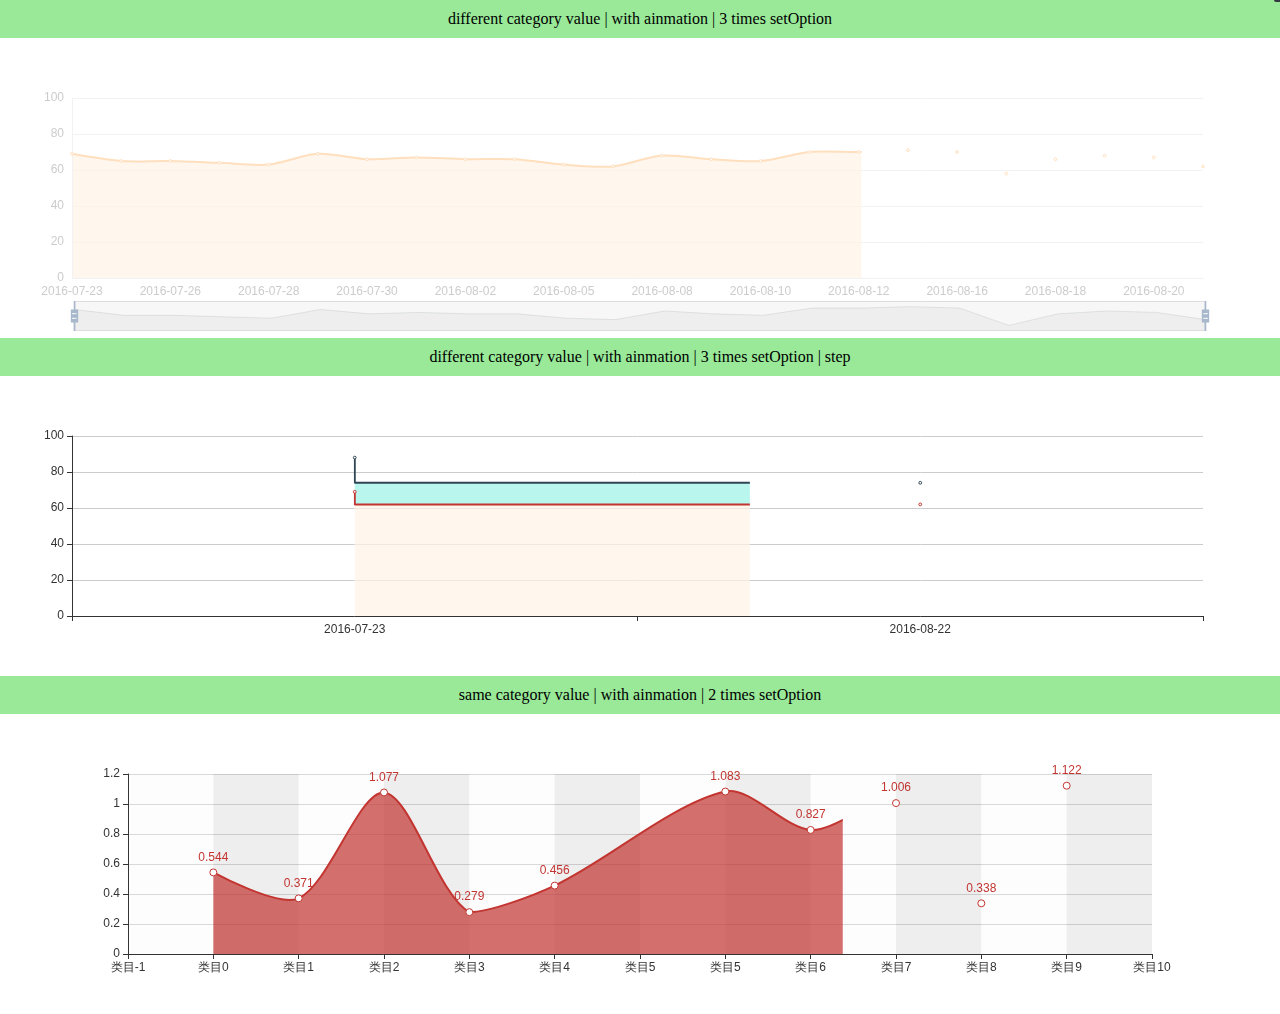
<file: web/echarts/test/areaLineUpdate.html>
<html>
    <head>
        <meta charset="utf-8">
        <meta name="viewport" content="width=device-width, initial-scale=1" />
        <script src="lib/esl.js"></script>
        <script src="lib/config.js"></script>
        <script src="lib/facePrint.js"></script>
    </head>
    <body>
        <style>
            html, body, .main {
                padding: 0;
                margin: 0;
                width: 100%;
                height: 300px;
            }
            .label {
                background: rgba(00, 200, 00, 0.4);
                padding: 10px;
                text-align: center;
            }
        </style>
        <div class="label">different category value | with ainmation | 3 times setOption</div>
        <div class="main" id="main0"></div>
        <div class="label">different category value | with ainmation | 3 times setOption | step</div>
        <div class="main" id="main1"></div>
        <div class="label">same category value | with ainmation | 2 times setOption</div>
        <div class="main" id="main2"></div>











        <!-- ==================== -->
        <!-- Test Case 1 -->



        <script>
            var option0 = {"tooltip":{"trigger":"axis","enterable":true,"padding":[10],"showDelay":100,"hideDelay":100,"z":0,"axisPointer":{"lineStyle":{"color":"#999"}},"textStyle":{"color":"#333"},"borderColor":"#ececec","borderWidth":1,"backgroundColor":"rgb(255,255,255)","extraCssText":"width: 200px;height: 80px;border-radius: 3px;z-index: 100;"},"grid":{"left":72,"right":77},"xAxis":{"type":"category","boundaryGap":false,"axisLine":{"show":true,"lineStyle":{"color":"#f2f2f2","width":1}},"z":0,"axisTick":false,"splitLine":{"show":false},"axisLabel":{"textStyle":{"color":"#ccc"}},"data":
            ["2016-07-23","2016-07-25","2016-07-26","2016-07-27","2016-07-28","2016-07-29","2016-07-30","2016-08-01","2016-08-02","2016-08-03","2016-08-05","2016-08-06","2016-08-08","2016-08-09","2016-08-10","2016-08-11","2016-08-12","2016-08-15","2016-08-16","2016-08-17","2016-08-18","2016-08-19","2016-08-20","2016-08-22"]
            },"yAxis":{"type":"value","z":0,"min":0,"max":100,"interval":20,"positon":"right","boundaryGap":false,"axisLine":{"show":true,"lineStyle":{"color":"#f2f2f2","width":1}},"axisTick":false,"splitLine":{"lineStyle":{"color":"#f2f2f2"}},"axisLabel":{"textStyle":{"color":"#ccc"}}},"dataZoom":[{"show":false},{"show":true,"z":0,"type":"slider","fillerColor":"rgba(230,230,230,.3)","dataBackground":{"areaStyle":{"color":"rgb(210,210,210)"}}}],"series":[{"type":"line","smooth":true,"symbol":"emptyCircle","itemStyle":{"normal":{"color":"rgb(255, 223, 190)"}},"z":0,"areaStyle":{"normal":{"color":"rgb(255, 242, 230)"}},"showAllSymbol":true,"data":
            ["69","65","65","64","63","69","66","67","66","66","63","62","68","66","65","70","70","71","70","58","66","68","67","62"]
            }]}

            var option1 = {"tooltip":{"trigger":"axis","enterable":true,"padding":[10],"showDelay":100,"hideDelay":100,"z":0,"axisPointer":{"lineStyle":{"color":"#999"}},"textStyle":{"color":"#333"},"borderColor":"#ececec","borderWidth":1,"backgroundColor":"rgb(255,255,255)","extraCssText":"width: 200px;height: 80px;border-radius: 3px;z-index: 100;"},"grid":{"left":72,"right":77},"xAxis":{"type":"category","boundaryGap":false,"axisLine":{"show":true,"lineStyle":{"color":"#f2f2f2","width":1}},"z":0,"axisTick":false,"splitLine":{"show":false},"axisLabel":{"textStyle":{"color":"#ccc"}},"data":
            ["2016-05-24","2016-05-25","2016-05-26","2016-05-27","2016-05-30","2016-06-01","2016-06-02","2016-06-03","2016-06-06","2016-06-13","2016-06-14","2016-06-15","2016-06-16","2016-06-17","2016-06-23","2016-06-24","2016-06-27","2016-06-28","2016-06-29","2016-06-30","2016-07-01","2016-07-04","2016-07-05","2016-07-06","2016-07-07","2016-07-11","2016-07-13","2016-07-14","2016-07-15","2016-07-18","2016-07-20","2016-07-21","2016-07-22","2016-07-23","2016-07-25","2016-07-26","2016-07-27","2016-07-28","2016-07-29","2016-07-30","2016-08-01","2016-08-02","2016-08-03","2016-08-05","2016-08-06","2016-08-08","2016-08-09","2016-08-10","2016-08-11","2016-08-12","2016-08-15","2016-08-16","2016-08-17","2016-08-18","2016-08-19","2016-08-20","2016-08-22"]
            },"yAxis":{"type":"value","z":0,"min":0,"max":100,"interval":20,"positon":"right","boundaryGap":false,"axisLine":{"show":true,"lineStyle":{"color":"#f2f2f2","width":1}},"axisTick":false,"splitLine":{"lineStyle":{"color":"#f2f2f2"}},"axisLabel":{"textStyle":{"color":"#ccc"}}},"dataZoom":[{"show":false},{"show":true,"z":0,"type":"slider","fillerColor":"rgba(230,230,230,.3)","dataBackground":{"areaStyle":{"color":"rgb(210,210,210)"}}}],"series":[{"type":"line","smooth":true,"symbol":"emptyCircle","itemStyle":{"normal":{"color":"rgb(255, 223, 190)"}},"z":0,"areaStyle":{"normal":{"color":"rgb(255, 242, 230)"}},"showAllSymbol":true,"data":
            ["66","66","61","59","59","57","61","63","61","65","65","65","66","70","60","62","66","66","66","70","64","66","68","69","71","67","69","71","68","69","68","69","67","69","65","65","64","63","69","66","67","66","66","63","62","68","66","65","70","70","71","70","58","66","68","67","62"]
            }]}

            var option2 = {"tooltip":{"trigger":"axis","enterable":true,"padding":[10],"showDelay":100,"hideDelay":100,"z":0,"axisPointer":{"lineStyle":{"color":"#999"}},"textStyle":{"color":"#333"},"borderColor":"#ececec","borderWidth":1,"backgroundColor":"rgb(255,255,255)","extraCssText":"width: 200px;height: 80px;border-radius: 3px;z-index: 100;"},"grid":{"left":72,"right":77},"xAxis":{"type":"category","boundaryGap":false,"axisLine":{"show":true,"lineStyle":{"color":"#f2f2f2","width":1}},"z":0,"axisTick":false,"splitLine":{"show":false},"axisLabel":{"textStyle":{"color":"#ccc"}},"data":
            ["2016-02-24","2016-02-25","2016-02-26","2016-02-29","2016-03-01","2016-03-02","2016-03-03","2016-03-04","2016-03-07","2016-03-08","2016-03-09","2016-03-10","2016-03-11","2016-03-15","2016-03-16","2016-03-17","2016-03-18","2016-03-21","2016-03-22","2016-03-23","2016-03-24","2016-03-25","2016-03-28","2016-03-29","2016-03-30","2016-03-31","2016-04-01","2016-04-06","2016-04-07","2016-04-08","2016-04-11","2016-04-12","2016-04-13","2016-04-14","2016-04-18","2016-04-20","2016-04-21","2016-04-22","2016-04-26","2016-04-27","2016-04-28","2016-05-05","2016-05-06","2016-05-09","2016-05-10","2016-05-12","2016-05-13","2016-05-16","2016-05-17","2016-05-19","2016-05-20","2016-05-24","2016-05-25","2016-05-26","2016-05-27","2016-05-30","2016-06-01","2016-06-02","2016-06-03","2016-06-06","2016-06-13","2016-06-14","2016-06-15","2016-06-16","2016-06-17","2016-06-23","2016-06-24","2016-06-27","2016-06-28","2016-06-29","2016-06-30","2016-07-01","2016-07-04","2016-07-05","2016-07-06","2016-07-07","2016-07-11","2016-07-13","2016-07-14","2016-07-15","2016-07-18","2016-07-20","2016-07-21","2016-07-22","2016-07-23","2016-07-25","2016-07-26","2016-07-27","2016-07-28","2016-07-29","2016-07-30","2016-08-01","2016-08-02","2016-08-03","2016-08-05","2016-08-06","2016-08-08","2016-08-09","2016-08-10","2016-08-11","2016-08-12","2016-08-15","2016-08-16","2016-08-17","2016-08-18","2016-08-19","2016-08-20","2016-08-22"]
            },"yAxis":{"type":"value","z":0,"min":0,"max":100,"interval":20,"positon":"right","boundaryGap":false,"axisLine":{"show":true,"lineStyle":{"color":"#f2f2f2","width":1}},"axisTick":false,"splitLine":{"lineStyle":{"color":"#f2f2f2"}},"axisLabel":{"textStyle":{"color":"#ccc"}}},"dataZoom":[{"show":false},{"show":true,"z":0,"type":"slider","fillerColor":"rgba(230,230,230,.3)","dataBackground":{"areaStyle":{"color":"rgb(210,210,210)"}}}],"series":[{"type":"line","smooth":true,"symbol":"emptyCircle","itemStyle":{"normal":{"color":"rgb(255, 223, 190)"}},"z":0,"areaStyle":{"normal":{"color":"rgb(255, 242, 230)"}},"showAllSymbol":true,"data":
            ["61","57","62","65","65","67","65","68","68","65","67","69","66","67","66","70","67","72","73","73","71","69","72","73","72","74","77","75","74","74","68","70","69","70","70","72","74","71","71","70","72","74","76","72","76","73","67","60","59","64","64","66","66","61","59","59","57","61","63","61","65","65","65","66","70","60","62","66","66","66","70","64","66","68","69","71","67","69","71","68","69","68","69","67","69","65","65","64","63","69","66","67","66","66","63","62","68","66","65","70","70","71","70","58","66","68","67","62"]
            }]}

            require([
                'echarts'
                // 'echarts/chart/line',
                // 'echarts/component/legend',
                // 'echarts/component/grid',
                // 'echarts/component/tooltip',
                // 'echarts/component/dataZoom'
            ], function (echarts) {

                var main = document.getElementById('main0');
                if (!main) {
                    return;
                }
                var chart = echarts.init(main);

                chart.setOption(option0);

                setTimeout(() => {
                    chart.setOption(option1);

                    setTimeout(() => {
                        chart.setOption(option2);
                    }, 2000)

                }, 2000)
            })

        </script>
















        <!-- ==================== -->
        <!-- Test Case 2 -->





        <script>

            require([
                'echarts'
                // 'echarts/chart/line',
                // 'echarts/component/legend',
                // 'echarts/component/grid',
                // 'echarts/component/tooltip',
                // 'echarts/component/dataZoom'
            ], function (echarts) {

                var main = document.getElementById('main1');
                if (!main) {
                    return;
                }
                var chart = echarts.init(main);

                var option = {
                    "grid": {
                        "left": 72,
                        "right": 77
                    },
                    "xAxis": {
                        "type": "category",
                        "data": ["2016-07-23","2016-08-22"]
                    },
                    "yAxis": {
                        "type": "value"
                    },
                    "series": [
                        {
                            "type": "line",
                            // step: true,
                            "areaStyle": {
                                "normal": {
                                    "color": "rgb(255, 242, 230)"
                                }
                            },
                            step: true,
                            stack: 'a',
                            "showAllSymbol": true,
                            "data": ["69","62"]
                        },
                        {
                            "type": "line",
                            step: true,
                            "areaStyle": {
                                "normal": {
                                    "color": "rgb(155, 242, 230)"
                                }
                            },
                            stack: 'a',
                            "showAllSymbol": true,
                            "data": ["19","12"]
                        }
                    ]
                };

                var option1 = {
                    xAxis: {data: ["2016-05-24","2016-07-23","2016-08-22"]},
                    series: [{
                        data: ["66","67","62"]
                    }, {
                        data: ["26","27","22"]
                    }]
                };

                var option2 = {
                    xAxis: {data: ["2016-02-24","2016-05-24","2016-07-23","2016-08-22"]},
                    series: [
                        {data: ["61","57","62","65"]},
                        {data: ["31","37","32","35"]}
                    ]
                };


                chart.setOption(option);

                setTimeout(function () {
                    chart.setOption(option1);

                    setTimeout(function () {
                        chart.setOption(option2);
                    }, 2000)

                }, 2000)

            });


</script>
















        <!-- ==================== -->
        <!-- Test Case 3 -->




        <script>

            require([
                'echarts'
                // 'echarts/chart/line',
                // 'echarts/component/grid',
                // 'echarts/component/tooltip'
            ], function (echarts) {

                var main = document.getElementById('main2');
                if (!main) {
                    return;
                }
                var chart = echarts.init(main);

                var xAxisData = [];
                var data1 = [];
                var data2 = [];
                var data3 = [];
                var data4 = [];

                xAxisData.push('类目' + -1);
                data1.push('-');
                data2.push('-');
                data3.push('-');
                data4.push('-');

                for (var i = 0; i < 5; i++) {
                    xAxisData.push('类目' + i);
                    data1.push((-Math.random() - 0.2).toFixed(3));
                    data2.push((Math.random() + 0.3).toFixed(3));
                    data3.push((Math.random() + 0.2).toFixed(3));
                    data4.push((Math.random() + 0.2).toFixed(3));
                }

                xAxisData.push('类目' + i);
                data1.push('-');
                data2.push('-');
                data3.push('-');
                data4.push('-');

                for (; i < 10; i++) {
                    xAxisData.push('类目' + i);
                    data1.push((-Math.random() - 0.2).toFixed(3));
                    data2.push((Math.random() + 0.3).toFixed(3));
                    data3.push((Math.random() + 0.2).toFixed(3));
                    data4.push((Math.random() + 0.2).toFixed(3));
                }
                xAxisData.push('类目' + i);
                data1.push('-');
                data2.push('-');
                data3.push('-');
                data4.push('-');

                var itemStyle = {
                    normal: {
                        // borderColor: 'white',
                        // borderWidth: 3,
                        // shadowBlur: 10,
                        // shadowOffsetX: 0,
                        // shadowOffsetY: 5,
                        // shadowColor: 'rgba(0, 0, 0, 0.4)',
                        lineStyle: {
                            width: 2
                            // shadowBlur: 10,
                            // shadowOffsetX: 0,
                            // shadowOffsetY: 5,
                            // shadowColor: 'rgba(0, 0, 0, 0.4)'
                        },
                        areaStyle: {
                        }
                    }
                };

                chart.setOption({
                    legend: {
                        data: ['line', 'line2', 'line3']
                    },
                    tooltip: {
                        trigger: 'axis',
                        position: function (point) {
                            return [point[0], '10%'];
                        },
                        axisPointer: {
                            type: 'line'
                        }
                    },
                    xAxis: {
                        // data: ['类目1', '类目2', '类目3', '类目4', '类目5',]
                        data: xAxisData,
                        boundaryGap: false,
                        // inverse: true,
                        splitArea: {
                            show: true
                        }
                    },
                    yAxis: {
                    },
                    series: [{
                        id: 'aaa',
                        name: 'line33333',
                        type: 'line',
                        stack: 'all',
                        symbolSize: 10,
                        data: data3,
                        itemStyle: itemStyle,
                        label: {
                            normal: {
                                show: true
                            }
                        },
                        connectNulls: true,
                        smooth: true
                    }]
                });

                setTimeout(function () {
                    chart.setOption({
                        series: [
                            {
                                id: 'aaa',
                                name: 'xxxxxxxxxxxxxxxx',
                                data: data4,
                            }
                        ]
                    });
                }, 1000);

            })

        </script>













    </body>
</html>
</file>
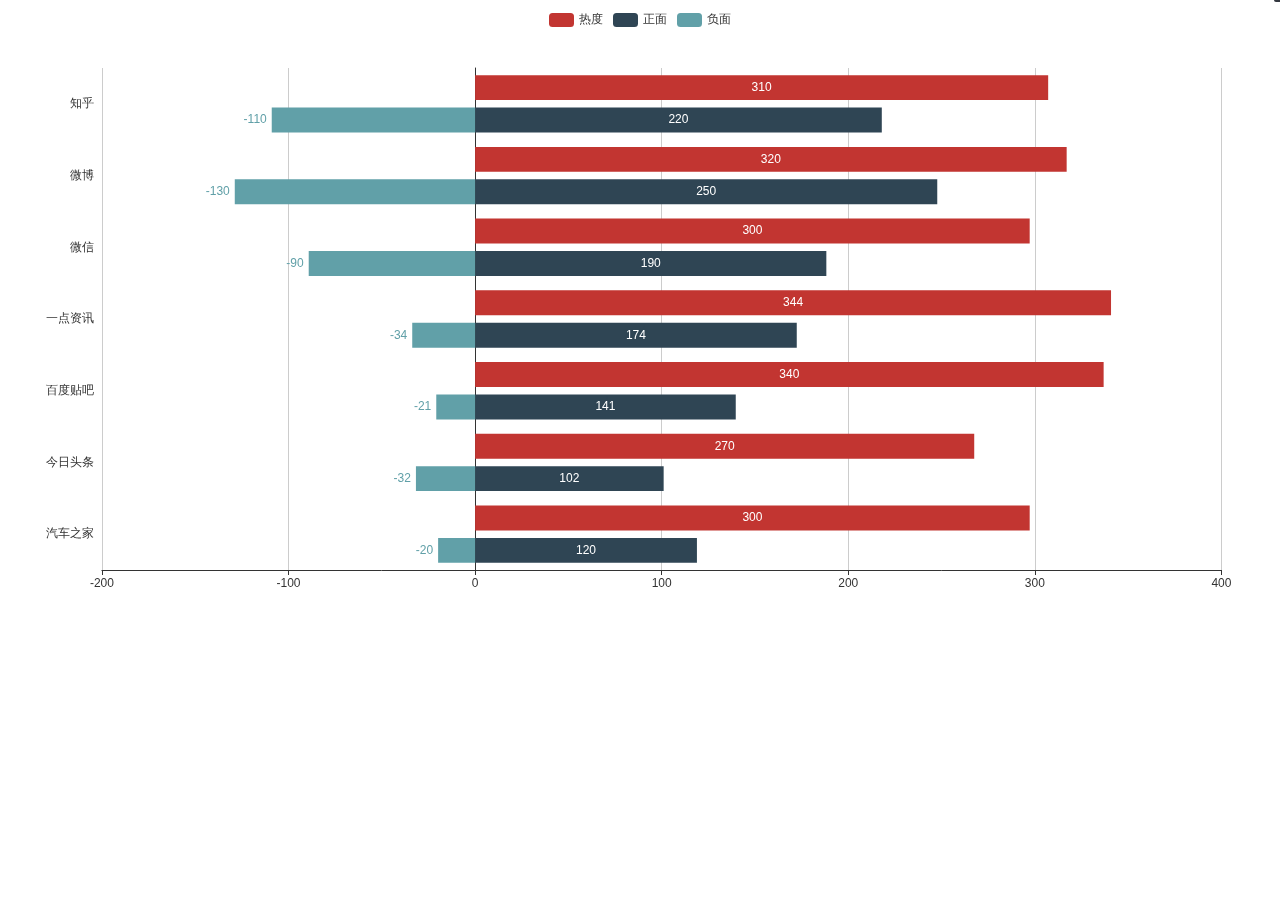
<file: web/echarts/test/aria-line-bar.html>
<html>
    <head>
        <meta charset="utf-8">
        <script src="lib/esl.js"></script>
        <script src="lib/config.js"></script>
        <script src="lib/jquery.min.js"></script>
        <script src="lib/facePrint.js"></script>
        <script src="lib/testHelper.js"></script>
        <meta name="viewport" content="width=device-width, initial-scale=1" />
    </head>
    <body>
        <style>
            h1 {
                line-height: 60px;
                height: 60px;
                background: #146402;
                text-align: center;
                font-weight: bold;
                color: #eee;
                font-size: 14px;
            }
            .chart {
                height: 600px;
            }
        </style>

        <div id="main" class="chart"></div>
        <script>

        require(
            (testHelper.hasURLParam('en')
                ? [
                    'echarts',
                    // 'echarts/lang/en',
                ]
                : [
                    'echarts'
                ]
            ).concat(
                [
                    // 'echarts/chart/bar',
                    // 'echarts/chart/line',
                    // 'echarts/component/legend',
                    // 'echarts/component/graphic',
                    // 'echarts/component/grid',
                    // 'echarts/component/tooltip',
                    // 'echarts/component/brush',
                    // 'echarts/component/toolbox',
                    // 'echarts/component/title',
                    // 'zrender/vml/vml'
                ]
            ),
            function (echarts) {

                var chart = echarts.init(document.getElementById('main'));

                chart.setOption({
                    aria: {
                        show: true
                    },
                    tooltip : {
                        trigger: 'axis',
                        axisPointer : {            // 坐标轴指示器，坐标轴触发有效
                            type : 'shadow'        // 默认为直线，可选为：'line' | 'shadow'
                        }
                    },
                    legend: {
                        data:['热度', '正面', '负面']
                    },
                    grid: {
                        left: '3%',
                        right: '4%',
                        bottom: '3%',
                        containLabel: true
                    },
                    xAxis : [
                        {
                            type : 'value'
                        }
                    ],
                    yAxis : [
                        {
                            type : 'category',
                            axisTick : {show: false},
                            data : ['汽车之家','今日头条','百度贴吧','一点资讯','微信','微博','知乎']
                        }
                    ],
                    series : [
                        {
                            name:'热度',
                            type:'bar',
                            label: {
                                normal: {
                                    show: true,
                                    position: 'inside'
                                }
                            },
                            data:[300, 270, 340, 344, 300, 320, 310]
                        },
                        {
                            name:'正面',
                            type:'bar',
                            stack: '总量',
                            label: {
                                normal: {
                                    show: true
                                }
                            },
                            data:[120, 102, 141, 174, 190, 250, 220]
                        },
                        {
                            name:'负面',
                            type:'bar',
                            stack: '总量',
                            label: {
                                normal: {
                                    show: true,
                                    position: 'left'
                                }
                            },
                            data:[-20, -32, -21, -34, -90, -130, -110]
                        }
                    ]
                });

                window.onresize = chart.resize;
            }
        );
        </script>
    </body>
</html>
</file>
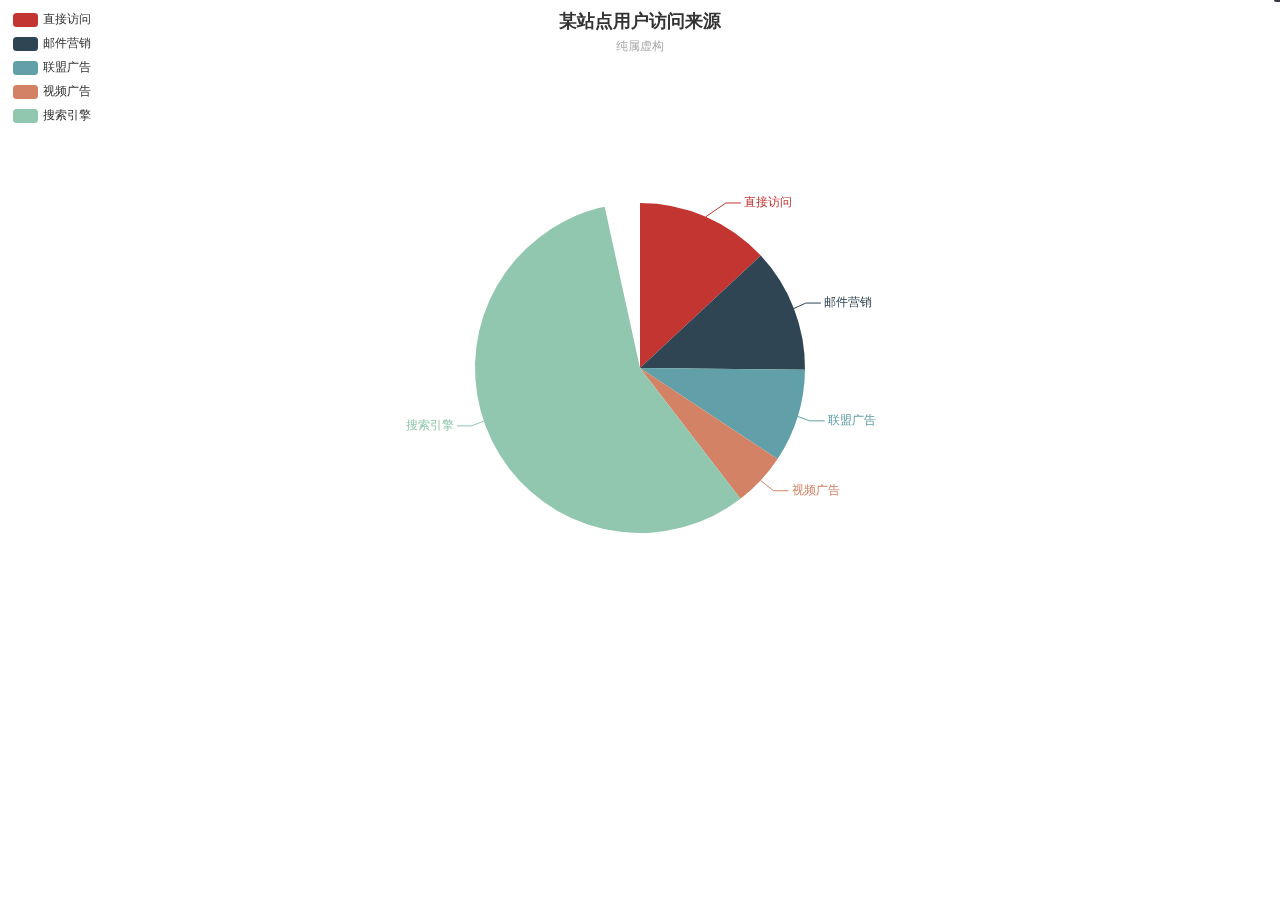
<file: web/echarts/test/aria-pie.html>
<html>
    <head>
        <meta charset="utf-8">
        <script src="lib/esl.js"></script>
        <script src="lib/config.js"></script>
        <script src="lib/jquery.min.js"></script>
        <script src="lib/facePrint.js"></script>
        <script src="lib/testHelper.js"></script>
        <meta name="viewport" content="width=device-width, initial-scale=1" />
    </head>
    <body>
        <style>
            h1 {
                line-height: 60px;
                height: 60px;
                background: #146402;
                text-align: center;
                font-weight: bold;
                color: #eee;
                font-size: 14px;
            }
            .chart {
                height: 600px;
            }
        </style>

        <div id="main" class="chart"></div>
        <script>

        require(
            (testHelper.hasURLParam('en')
                ? [
                    'echarts',
                    // 'echarts/lang/en',
                ]
                : [
                    'echarts'
                ]
            ).concat(
                [
                    // 'echarts/chart/bar',
                    // 'echarts/chart/line',
                    // 'echarts/component/legend',
                    // 'echarts/component/graphic',
                    // 'echarts/component/grid',
                    // 'echarts/component/tooltip',
                    // 'echarts/component/brush',
                    // 'echarts/component/toolbox',
                    // 'echarts/component/title',
                    // 'zrender/vml/vml'
                ]
            ),
            function (echarts) {

                var chart = echarts.init(document.getElementById('main'));

                chart.setOption({
                    aria: {
                        show: true
                    },
                    title : {
                        text: '某站点用户访问来源',
                        subtext: '纯属虚构',
                        x:'center'
                    },
                    tooltip : {
                        trigger: 'item',
                        formatter: "{a} <br/>{b} : {c} ({d}%)"
                    },
                    legend: {
                        orient: 'vertical',
                        left: 'left',
                        data: ['直接访问','邮件营销','联盟广告','视频广告','搜索引擎']
                    },
                    series : [
                        {
                            name: '访问来源',
                            type: 'pie',
                            radius : '55%',
                            center: ['50%', '60%'],
                            data:[
                                {value:335, name:'直接访问'},
                                {value:310, name:'邮件营销'},
                                {value:234, name:'联盟广告'},
                                {value:135, name:'视频广告'},
                                {value:1548, name:'搜索引擎'}
                            ],
                            itemStyle: {
                                emphasis: {
                                    shadowBlur: 10,
                                    shadowOffsetX: 0,
                                    shadowColor: 'rgba(0, 0, 0, 0.5)'
                                }
                            }
                        }
                    ]
                });

                window.onresize = chart.resize;
            }
        );
        </script>
    </body>
</html>
</file>
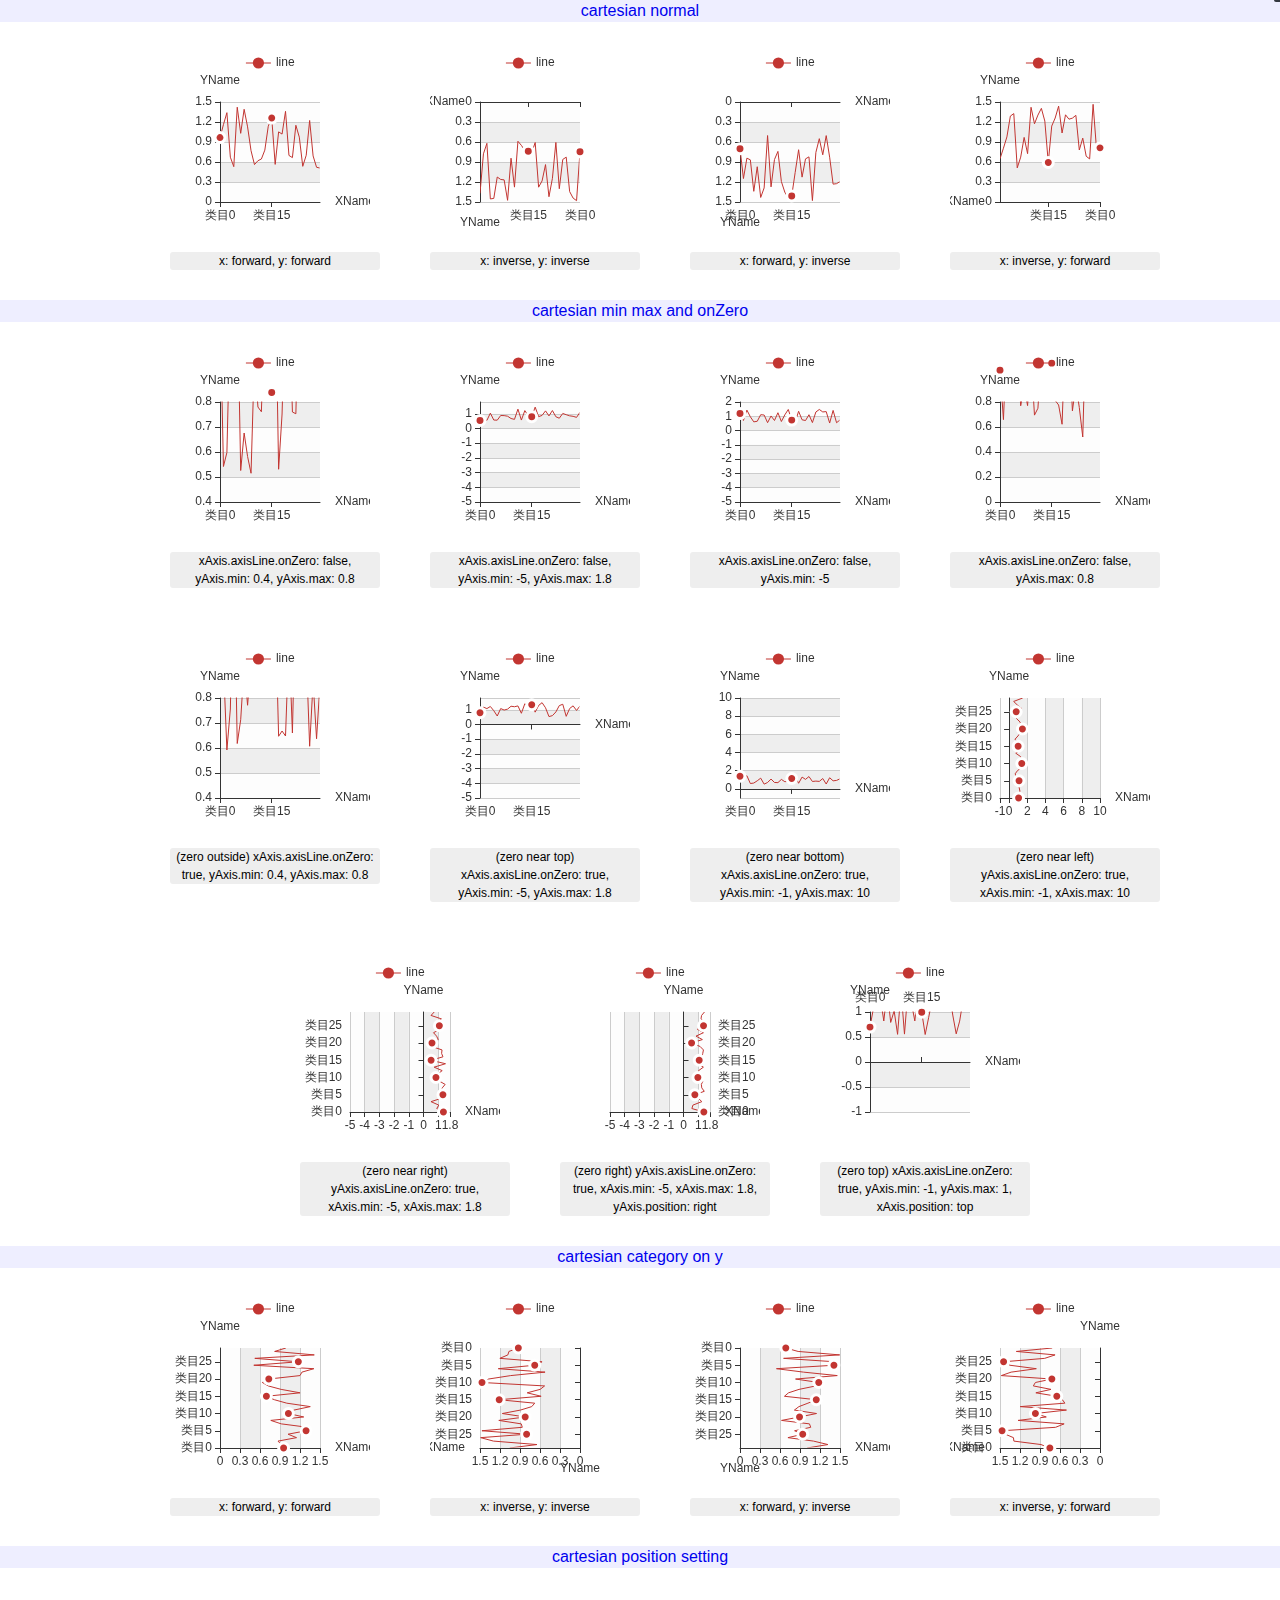
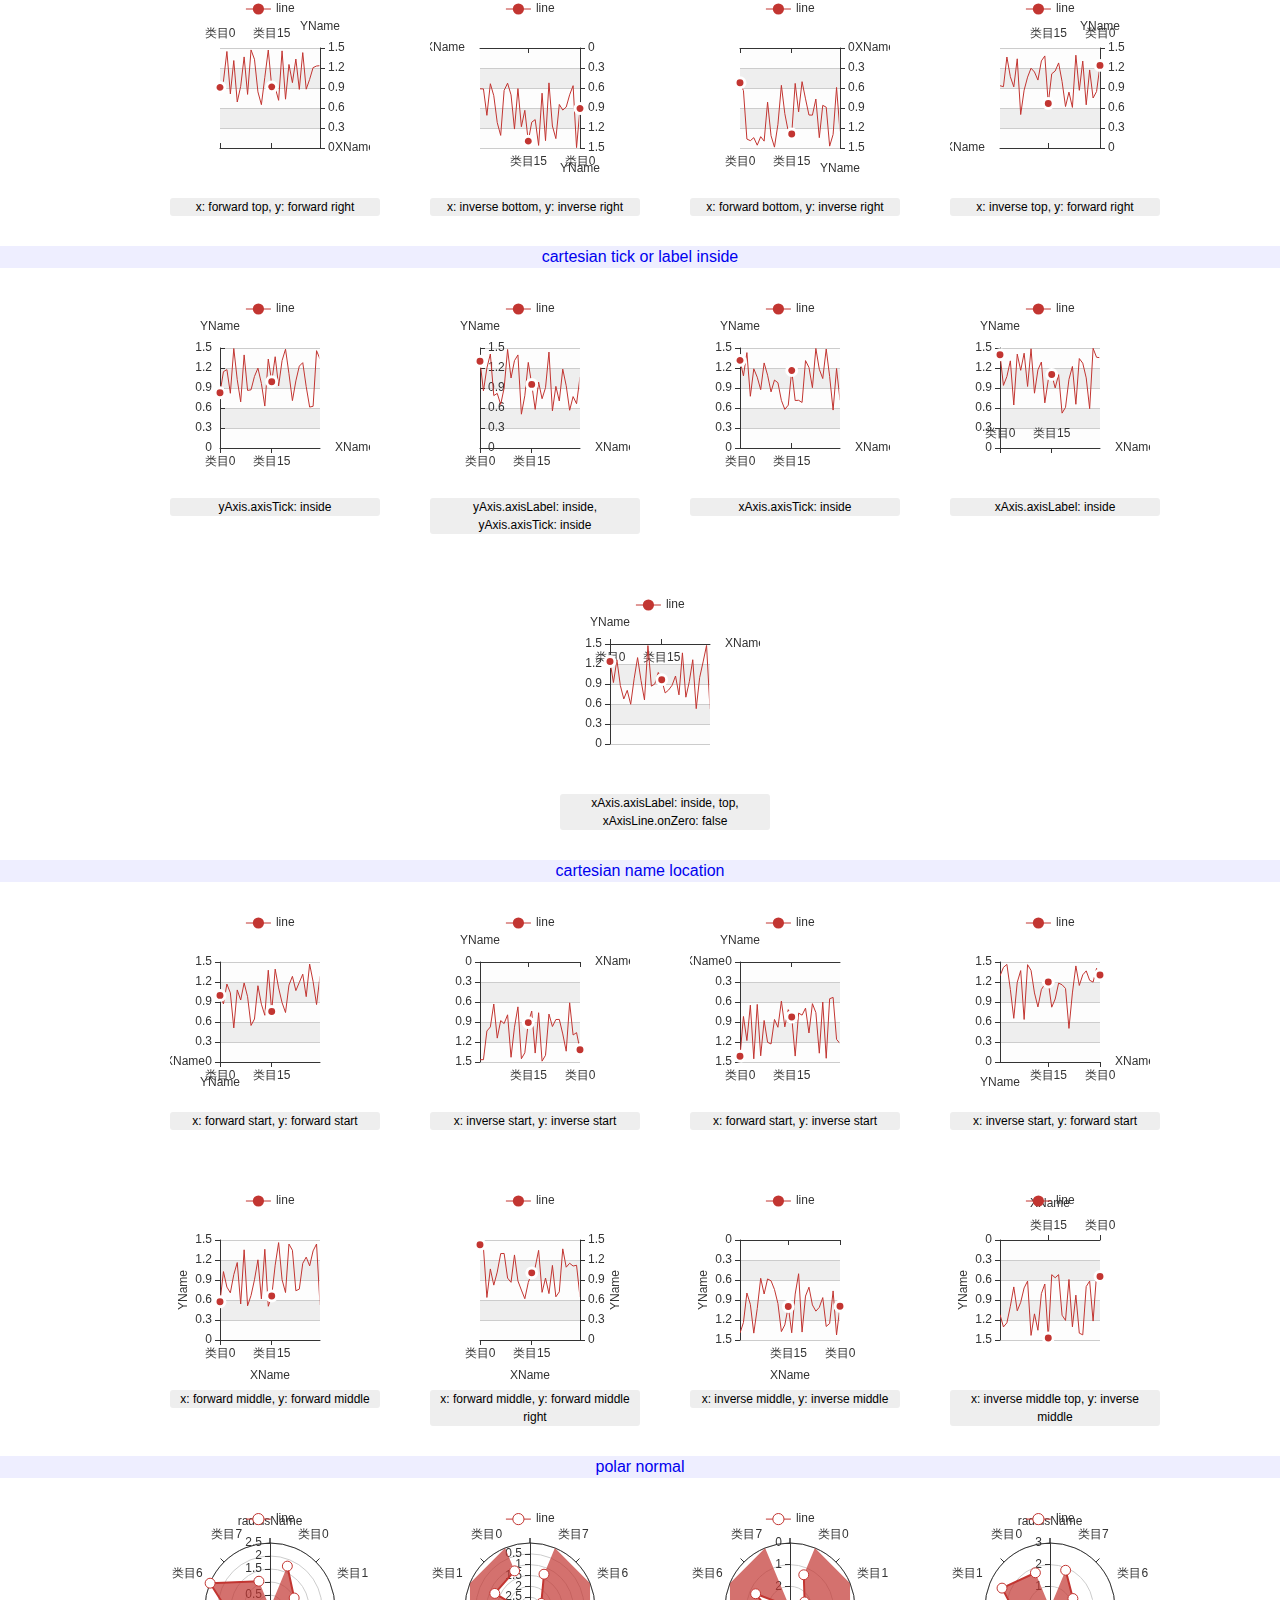
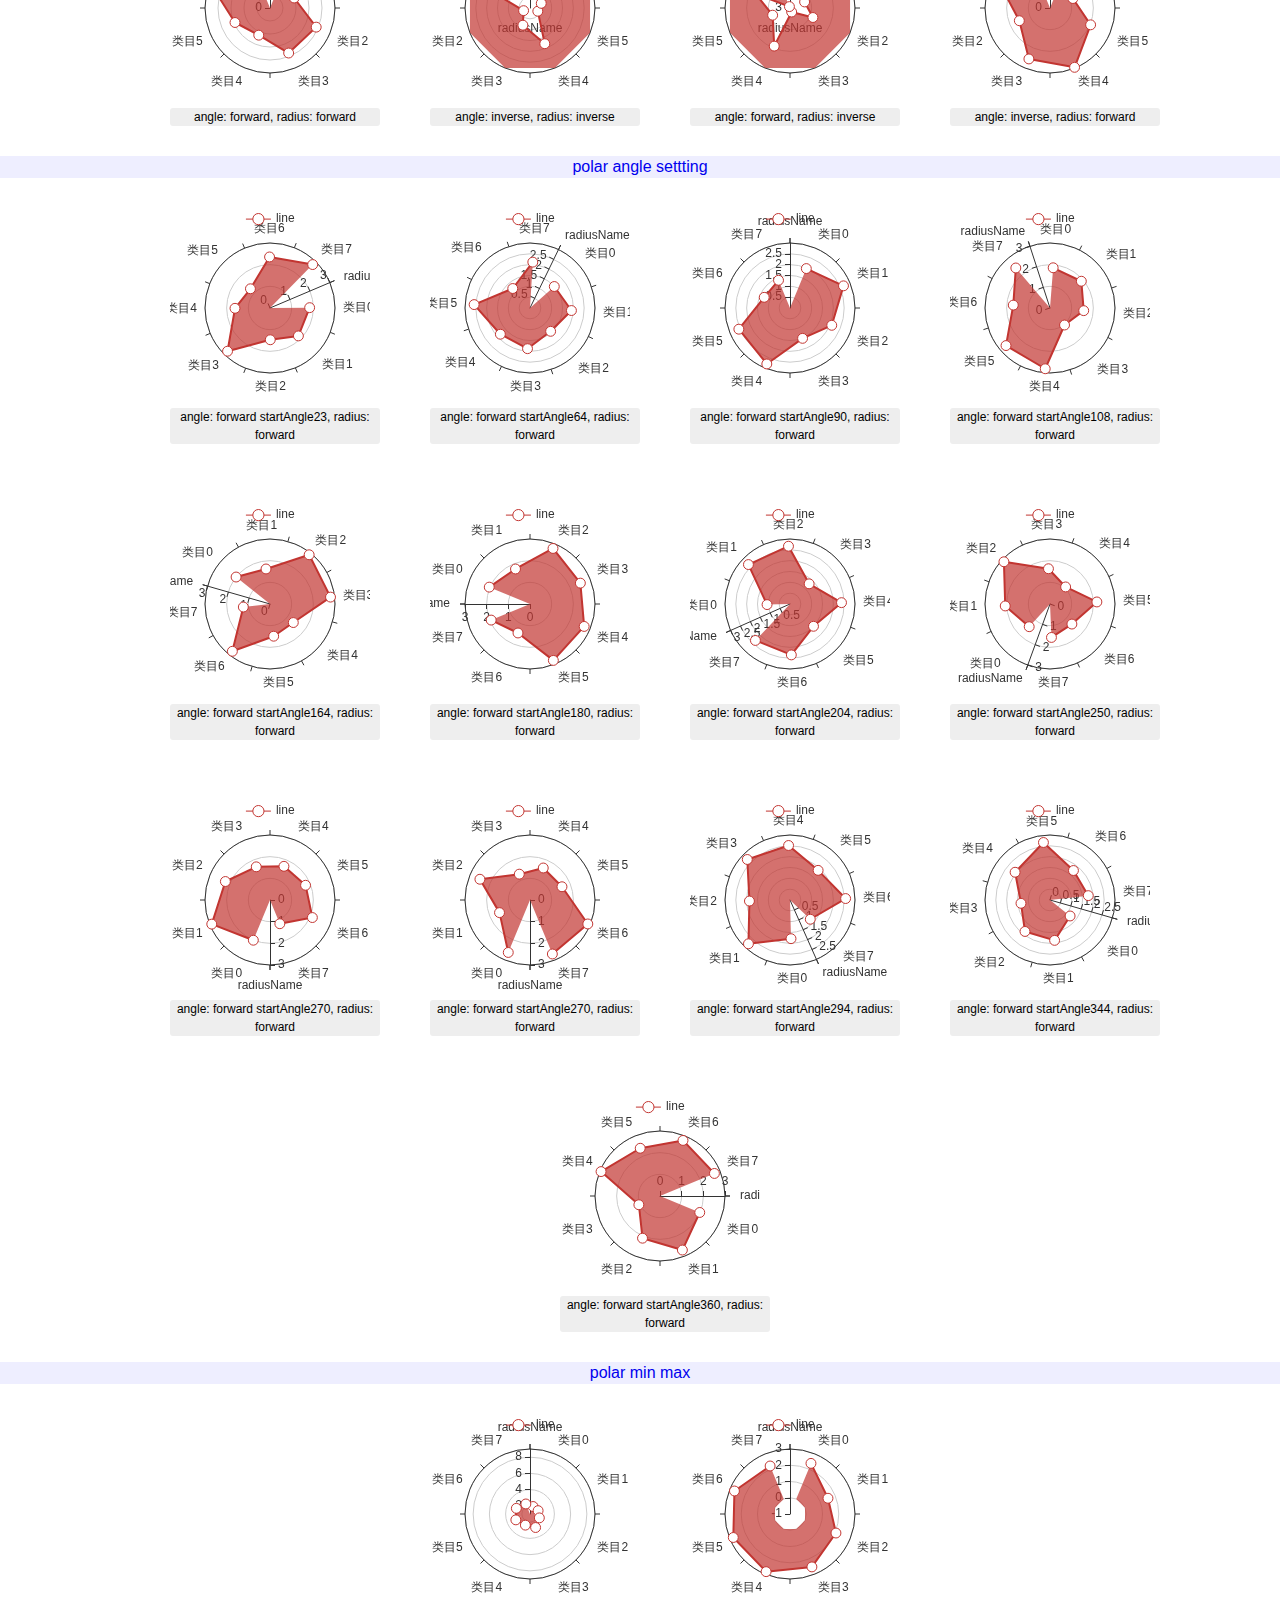
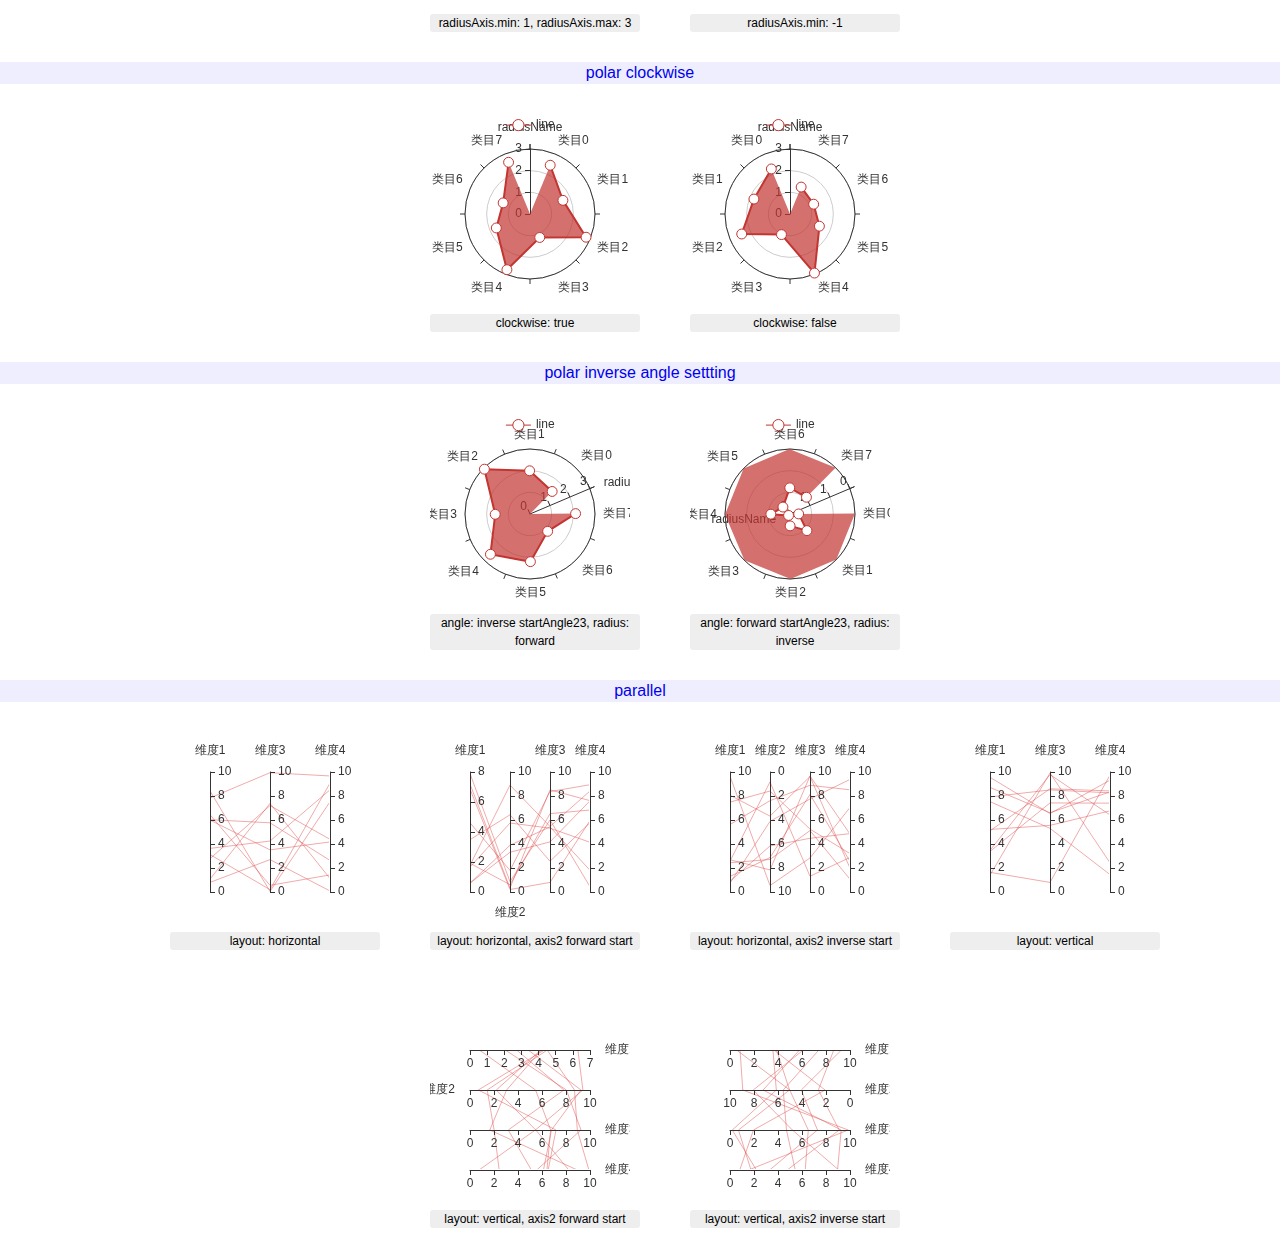
<file: web/echarts/test/axes.html>
<html>
    <head>
        <meta charset="utf-8">
        <script src="lib/esl.js"></script>
        <script src="lib/config.js"></script>
        <link rel="stylesheet" href="lib/reset.css">
    </head>
    <body>
        <style>
            #main {
                position: relative;
                min-width: 1080px; /* 4 columns */
                text-align: center;
            }
            .title {
                display: block;
                cursor: pointer;
                text-decoration: none;
                clear: both;
                text-align: center;
                margin: 0;
                background: #eef;
                line-height: 22px;
            }
            .block {
                display: inline-block;
                *display: inline;
                *zoom: 1;
                vertical-align: top;
                margin: 30px 0 30px 50px;
            }
            .block .ec {
                width: 200px;
                height: 200px;
            }
            .block label {
                width: 200px;
                display: block;
                text-align: center;
                background: #eee;
                border-radius: 3px;
                font-size: 12px;
                line-height: 18px;
                padding: 0 5px;
            }
        </style>

        <div id="main"></div>

        <script>

            var echarts;
            var zrUtil;


            require([
                'echarts'
                // 'zrender/core/util',
                // 'echarts/chart/line',
                // 'echarts/chart/bar',
                // 'echarts/chart/parallel',
                // 'echarts/component/legend',
                // 'echarts/component/grid',
                // 'echarts/component/polar',
                // 'echarts/component/parallel',
                // 'echarts/component/tooltip'
            ], function (ec) {
                echarts = ec;
                zrUtil = ec.util;



                var makeCartesian = zrUtil.curry(makeChart, defaultCartesianOption);
                var makeCategoryOnY = zrUtil.curry(makeChart, categoryOnYOption);
                var makePolar = zrUtil.curry(makeChart, defaultPolarOption);


                console.profile('render');
                renderTitle('cartesian normal');

                // inverse
                makeCartesian('x: forward, y: forward', {
                    xAxis: {},
                    yAxis: {}
                });
                makeCartesian('x: inverse, y: inverse', {
                    xAxis: {inverse: true},
                    yAxis: {inverse: true}
                });
                makeCartesian('x: forward, y: inverse', {
                    xAxis: {},
                    yAxis: {inverse: true}
                });
                makeCartesian('x: inverse, y: forward', {
                    xAxis: {inverse: true},
                    yAxis: {}
                });


                renderTitle('cartesian min max and onZero');

                makeCartesian('xAxis.axisLine.onZero: false, yAxis.min: 0.4, yAxis.max: 0.8', {
                    xAxis: {axisLine: {onZero: false}},
                    yAxis: {min: 0.4, max: 0.8}
                });

                makeCartesian('xAxis.axisLine.onZero: false, yAxis.min: -5, yAxis.max: 1.8', {
                    xAxis: {axisLine: {onZero: false}},
                    yAxis: {min: -5, max: 1.8}
                });

                makeCartesian('xAxis.axisLine.onZero: false, yAxis.min: -5', {
                    xAxis: {axisLine: {onZero: false}},
                    yAxis: {min: -5}
                });

                makeCartesian('xAxis.axisLine.onZero: false, yAxis.max: 0.8', {
                    xAxis: {axisLine: {onZero: false}},
                    yAxis: {max: 0.8}
                });

                makeCartesian('(zero outside) xAxis.axisLine.onZero: true, yAxis.min: 0.4, yAxis.max: 0.8', {
                    xAxis: {axisLine: {onZero: true}},
                    yAxis: {min: 0.4, max: 0.8}
                });

                makeCartesian('(zero near top) xAxis.axisLine.onZero: true, yAxis.min: -5, yAxis.max: 1.8', {
                    xAxis: {axisLine: {onZero: true}},
                    yAxis: {min: -5, max: 1.8}
                });

                makeCartesian('(zero near bottom) xAxis.axisLine.onZero: true, yAxis.min: -1, yAxis.max: 10', {
                    xAxis: {axisLine: {onZero: true}},
                    yAxis: {min: -1, max: 10}
                });

                makeCategoryOnY('(zero near left) yAxis.axisLine.onZero: true, xAxis.min: -1, xAxis.max: 10', {
                    xAxis: {min: -1, max: 10},
                    yAxis: {axisLine: {onZero: true}},
                });

                makeCategoryOnY('(zero near right) yAxis.axisLine.onZero: true, xAxis.min: -5, xAxis.max: 1.8', {
                    xAxis: {min: -5, max: 1.8},
                    yAxis: {axisLine: {onZero: true}},
                });

                makeCategoryOnY('(zero right) yAxis.axisLine.onZero: true, xAxis.min: -5, xAxis.max: 1.8, yAxis.position: right', {
                    xAxis: {min: -5, max: 1.8},
                    yAxis: {axisLine: {onZero: true}, position: 'right'},
                });

                makeCartesian('(zero top) xAxis.axisLine.onZero: true, yAxis.min: -1, yAxis.max: 1, xAxis.position: top', {
                    xAxis: {axisLine: {onZero: true}, position: 'top'},
                    yAxis: {min: -1, max: 1}
                });


                renderTitle('cartesian category on y');

                makeCategoryOnY('x: forward, y: forward', {
                    xAxis: {},
                    yAxis: {}
                });
                makeCategoryOnY('x: inverse, y: inverse', {
                    xAxis: {inverse: true},
                    yAxis: {inverse: true}
                });
                makeCategoryOnY('x: forward, y: inverse', {
                    xAxis: {},
                    yAxis: {inverse: true}
                });
                makeCategoryOnY('x: inverse, y: forward', {
                    xAxis: {inverse: true},
                    yAxis: {}
                });


                renderTitle('cartesian position setting');

                // position
                makeCartesian('x: forward top, y: forward right', {
                    xAxis: {position: 'top'},
                    yAxis: {position: 'right'}
                });
                makeCartesian('x: inverse bottom, y: inverse right', {
                    xAxis: {inverse: true, position: 'bottom'},
                    yAxis: {inverse: true, position: 'right'}
                });
                makeCartesian('x: forward bottom, y: inverse right', {
                    xAxis: {position: 'bottom'},
                    yAxis: {inverse: true, position: 'right'}
                });
                makeCartesian('x: inverse top, y: forward right', {
                    xAxis: {inverse: true, position: 'top'},
                    yAxis: {position: 'right'}
                });


                renderTitle('cartesian tick or label inside');

                makeCartesian('yAxis.axisTick: inside', {
                    xAxis: {},
                    yAxis: {axisTick: {inside: true}}
                });

                makeCartesian('yAxis.axisLabel: inside, yAxis.axisTick: inside', {
                    xAxis: {},
                    yAxis: {axisLabel: {inside: true}, axisTick: {inside: true}}
                });

                makeCartesian('xAxis.axisTick: inside', {
                    xAxis: {axisTick: {inside: true}},
                    yAxis: {}
                });

                makeCartesian('xAxis.axisLabel: inside', {
                    xAxis: {axisLabel: {inside: true}},
                    yAxis: {}
                });

                makeCartesian('xAxis.axisLabel: inside, top, xAxisLine.onZero: false', {
                    xAxis: {axisLabel: {inside: true}, position: 'top', axisLine: {onZero: false}},
                    yAxis: {}
                });


                renderTitle('cartesian name location');

                // name location
                makeCartesian('x: forward start, y: forward start', {
                    xAxis: {nameLocation: 'start'},
                    yAxis: {nameLocation: 'start'}
                });
                makeCartesian('x: inverse start, y: inverse start', {
                    xAxis: {inverse: true, nameLocation: 'start'},
                    yAxis: {inverse: true, nameLocation: 'start'}
                });
                makeCartesian('x: forward start, y: inverse start', {
                    xAxis: {nameLocation: 'start'},
                    yAxis: {inverse: true, nameLocation: 'start'}
                });
                makeCartesian('x: inverse start, y: forward start', {
                    xAxis: {inverse: true, nameLocation: 'start'},
                    yAxis: {nameLocation: 'start'}
                });
                makeCartesian('x: forward middle, y: forward middle', {
                    xAxis: {nameLocation: 'middle', nameGap: 30},
                    yAxis: {nameLocation: 'middle', nameGap: 30}
                });
                makeCartesian('x: forward middle, y: forward middle right', {
                    xAxis: {nameLocation: 'middle', nameGap: 30},
                    yAxis: {nameLocation: 'middle', nameGap: 30, position: 'right'}
                });
                makeCartesian('x: inverse middle, y: inverse middle', {
                    xAxis: {inverse: true, nameLocation: 'middle', nameGap: 30},
                    yAxis: {inverse: true, nameLocation: 'middle', nameGap: 30}
                });
                makeCartesian('x: inverse middle top, y: inverse middle', {
                    xAxis: {inverse: true, nameLocation: 'middle', nameGap: 30, position: 'top'},
                    yAxis: {inverse: true, nameLocation: 'middle', nameGap: 30}
                });

                renderTitle('polar normal');

                // inverse
                makePolar('angle: forward, radius: forward', {
                    angleAxis: {},
                    radiusAxis: {}
                });
                makePolar('angle: inverse, radius: inverse', {
                    angleAxis: {inverse: true},
                    radiusAxis: {inverse: true}
                });
                makePolar('angle: forward, radius: inverse', {
                    angleAxis: {},
                    radiusAxis: {inverse: true}
                });
                makePolar('angle: inverse, radius: forward', {
                    angleAxis: {inverse: true},
                    radiusAxis: {}
                });

                renderTitle('polar angle settting');

                // startAngle
                makePolar('angle: forward startAngle23, radius: forward', {
                    angleAxis: {startAngle: 23},
                    radiusAxis: {}
                });
                makePolar('angle: forward startAngle64, radius: forward', {
                    angleAxis: {startAngle: 64},
                    radiusAxis: {}
                });
                makePolar('angle: forward startAngle90, radius: forward', {
                    angleAxis: {startAngle: 90},
                    radiusAxis: {}
                });
                makePolar('angle: forward startAngle108, radius: forward', {
                    angleAxis: {startAngle: 108},
                    radiusAxis: {}
                });
                makePolar('angle: forward startAngle164, radius: forward', {
                    angleAxis: {startAngle: 164},
                    radiusAxis: {}
                });
                makePolar('angle: forward startAngle180, radius: forward', {
                    angleAxis: {startAngle: 180},
                    radiusAxis: {}
                });
                makePolar('angle: forward startAngle204, radius: forward', {
                    angleAxis: {startAngle: 204},
                    radiusAxis: {}
                });
                makePolar('angle: forward startAngle250, radius: forward', {
                    angleAxis: {startAngle: 250},
                    radiusAxis: {}
                });
                makePolar('angle: forward startAngle270, radius: forward', {
                    angleAxis: {startAngle: 270},
                    radiusAxis: {}
                });
                makePolar('angle: forward startAngle270, radius: forward', {
                    angleAxis: {startAngle: 270},
                    radiusAxis: {}
                });
                makePolar('angle: forward startAngle294, radius: forward', {
                    angleAxis: {startAngle: 294},
                    radiusAxis: {}
                });
                makePolar('angle: forward startAngle344, radius: forward', {
                    angleAxis: {startAngle: 344},
                    radiusAxis: {}
                });
                makePolar('angle: forward startAngle360, radius: forward', {
                    angleAxis: {startAngle: 360},
                    radiusAxis: {}
                });


                renderTitle('polar min max');

                makePolar('radiusAxis.min: 1, radiusAxis.max: 3', {
                    angleAxis: {},
                    radiusAxis: {min: 1, max: 9}
                });

                makePolar('radiusAxis.min: -1', {
                    angleAxis: {},
                    radiusAxis: {min: -1}
                });


                renderTitle('polar clockwise');

                makePolar('clockwise: true', {
                    angleAxis: {clockwise: true},
                    radiusAxis: {}
                });

                makePolar('clockwise: false', {
                    angleAxis: {clockwise: false},
                    radiusAxis: {}
                });


                renderTitle('polar inverse angle settting');

                // startAngle
                makePolar('angle: inverse startAngle23, radius: forward', {
                    angleAxis: {inverse: true, startAngle: 23},
                    radiusAxis: {}
                });
                makePolar('angle: forward startAngle23, radius: inverse', {
                    angleAxis: {startAngle: 23},
                    radiusAxis: {inverse: true}
                });

                renderTitle('parallel');

                var makeParallel = zrUtil.curry(makeChart, defaultParallelOption);

                makeParallel('layout: horizontal', {
                });
                makeParallel('layout: horizontal, axis2 forward start', {
                    parallelAxis: makeParallelAxisOption({nameLocation: 'start'})
                });
                makeParallel('layout: horizontal, axis2 inverse start', {
                    parallelAxis: makeParallelAxisOption({inverse: true, nameLocation: 'start'})
                });
                makeParallel('layout: vertical', {
                });
                makeParallel('layout: vertical, axis2 forward start', {
                    parallel: {layout: 'vertical'},
                    parallelAxis: makeParallelAxisOption({nameLocation: 'start'})
                });
                makeParallel('layout: vertical, axis2 inverse start', {
                    parallel: {layout: 'vertical'},
                    parallelAxis: makeParallelAxisOption({inverse: true, nameLocation: 'start'})
                });

                console.profileEnd('render');
            });

            function makeParallelAxisOption(secondOpt) {
                return [
                    {dim: 0, name: '维度1'},
                    zrUtil.merge({dim: 1, name: '维度2'}, secondOpt, true),
                    {dim: 2, name: '维度3'},
                    {dim: 3, name: '维度4'}
                ];
            }

            function renderTitle(label) {
                var containerEl = document.getElementById('main');
                var el = document.createElement('a');
                el.className = 'title';
                var html = encodeHTML(label);
                el.innerHTML = html;
                el.href = '#' + html.replace(/\s/g, '_');
                el.name = html.replace(/\s/g, '_');
                containerEl.appendChild(el);
            }


            function makeChart(getOption, label, opt) {
                opt = opt || {};
                var containerEl = document.getElementById('main');
                var el = document.createElement('div');
                el.className = 'block';
                el.innerHTML = '<div class="ec"></div><label>' + encodeHTML(label) + '</label>';
                containerEl.appendChild(el);

                var chart = echarts.init(el.firstChild, null, { });
                chart.setOption(zrUtil.merge(opt, getOption()));
            }

            function defaultCartesianOption() {

                var xAxisData = [];
                var data1 = [];

                for (var i = 0; i < 30; i++) {
                    xAxisData.push('类目' + i);
                    data1.push(+(Math.random() + 0.5).toFixed(3));
                }

                return {
                    legend: {
                        data: ['line', 'line2', 'line3']
                    },
                    tooltip: {
                        trigger: 'axis',
                        axisPointer: {type: 'line'}
                    },
                    grid: {x: 50, y: 50, x2: 50, y2: 50},
                    xAxis: {
                        data: xAxisData,
                        name: 'XName',
                        boundaryGap: false,
                        splitArea: {show: false},
                        splitLine: {show: false}
                    },
                    yAxis: {
                        name: 'YName',
                        splitArea: {show: true}
                    },
                    series: [{
                        name: 'line',
                        type: 'line',
                        stack: 'all',
                        symbol: 'circle',
                        symbolSize: 10,
                        data: data1,
                        itemStyle: {
                            normal: {
                                borderColor: 'white',
                                borderWidth: 3,
                                lineStyle: {width: 1}
                            }
                        }
                    }]
                };
            }

            function categoryOnYOption() {

                var axisData = [];
                var data1 = [];

                for (var i = 0; i < 30; i++) {
                    axisData.push('类目' + i);
                    data1.push(+(Math.random() + 0.5).toFixed(3));
                }

                return {
                    legend: {
                        data: ['line', 'line2', 'line3']
                    },
                    tooltip: {
                        trigger: 'axis',
                        axisPointer: {type: 'line'}
                    },
                    grid: {x: 50, y: 50, x2: 50, y2: 50},
                    yAxis: {
                        data: axisData,
                        type: 'category',
                        name: 'YName',
                        boundaryGap: false,
                        splitArea: {show: false},
                        splitLine: {show: false}
                    },
                    xAxis: {
                        type: 'value',
                        name: 'XName',
                        splitArea: {show: true}
                    },
                    series: [{
                        name: 'line',
                        type: 'line',
                        stack: 'all',
                        symbol: 'circle',
                        symbolSize: 10,
                        data: data1,
                        itemStyle: {
                            normal: {
                                borderColor: 'white',
                                borderWidth: 3,
                                lineStyle: {width: 1}
                            }
                        }
                    }]
                };
            }

            function defaultPolarOption() {

                var xAxisData = [];
                var data1 = [];

                for (var i = 0; i < 8; i++) {
                    xAxisData.push('类目' + i);
                    data1.push((Math.random() * 2 + 1).toFixed(3));
                }

                return {
                    legend: {
                        data: ['line', 'line2', 'line3']
                    },
                    tooltip: {
                        trigger: 'axis',
                        axisPointer: {type: 'shadow'}
                    },
                    polar: {radius: '65%'},
                    angleAxis: {data: xAxisData},
                    radiusAxis: {splitNumber: 4, name: 'radiusName'},
                    series: [{
                        coordinateSystem: 'polar',
                        name: 'line',
                        stack: 'all',
                        type: 'line',
                        symbolSize: 10,
                        itemStyle: {normal: {areaStyle: {}}},
                        data: data1
                    }]
                };
            }

            function defaultParallelOption() {

                var dataBJ = [];
                for (var i = 0; i < 10; i++) {
                    var item = [];
                    for (var j = 0; j < 4; j++) {
                        item.push(Math.random() * 10);
                    }
                    dataBJ.push(item);
                }

                return {
                    color: [
                        '#dd4444', '#fec42c', '#80F1BE'
                    ],
                    parallelAxis: makeParallelAxisOption(),
                    parallel: {
                        left: 40,
                        top: 40,
                        right: 40,
                        bottom: 40,
                        parallelAxisDefault: {
                            type: 'value'
                        }
                    },
                    series: [
                        {
                            name: '北京',
                            type: 'parallel',
                            data: dataBJ
                        }
                    ]
                };
            }

            function encodeHTML(source) {
                return source == null
                    ? ''
                    : String(source)
                        .replace(/&/g, '&amp;')
                        .replace(/</g, '&lt;')
                        .replace(/>/g, '&gt;')
                        .replace(/"/g, '&quot;')
                        .replace(/'/g, '&#39;');
            };

        </script>
    </body>
</html>
</file>
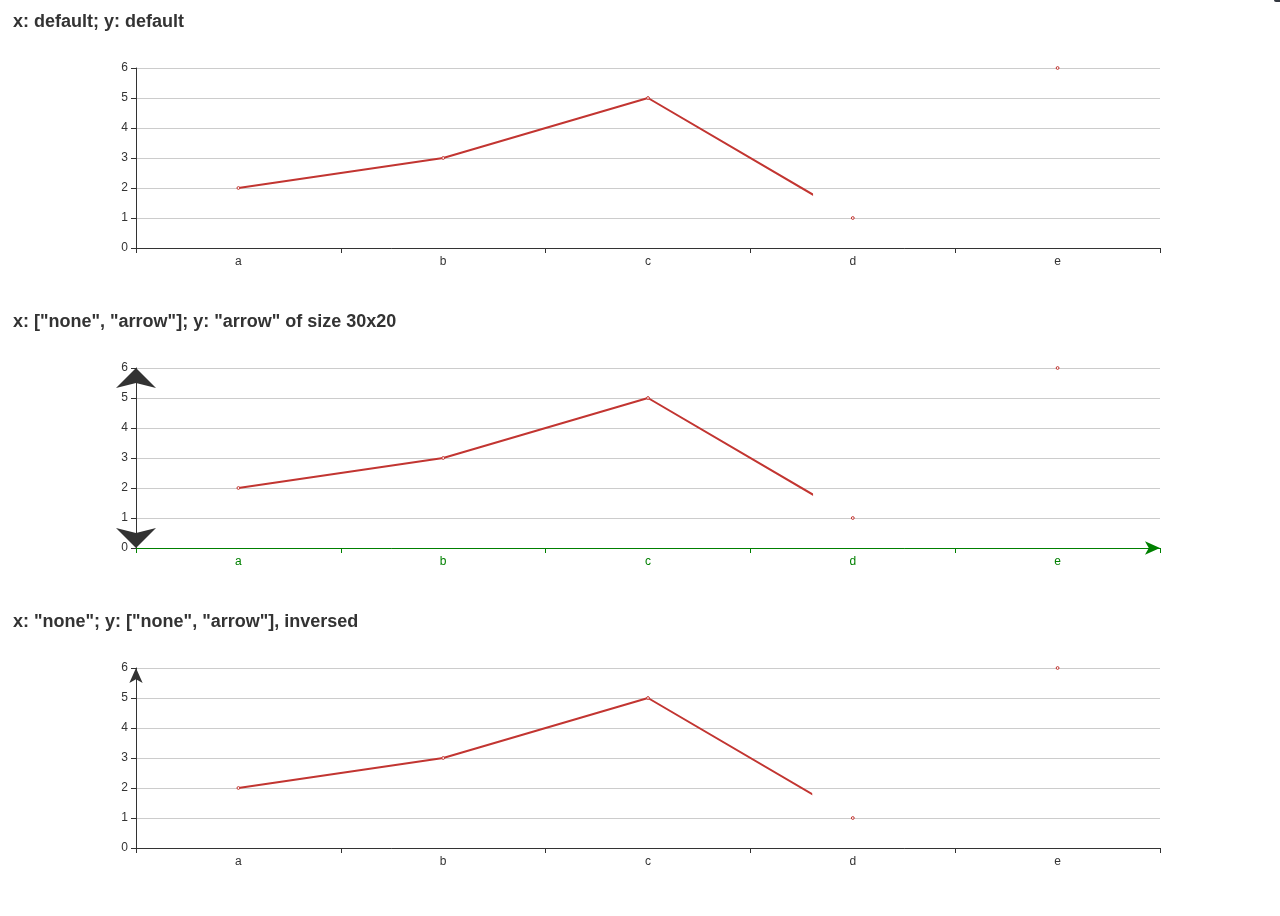
<file: web/echarts/test/axis-arrow.html>
<html>
    <head>
        <meta charset="utf-8">
        <script src="lib/esl.js"></script>
        <script src="lib/config.js"></script>
        <meta name="viewport" content="width=device-width, initial-scale=1" />
    </head>
    <body>
        <style>
            html, body, #main, .chart {
                width: 100%;
            }

            .chart {
                height: 300px;
            }
        </style>
        <div id="main"></div>
        <script>

            require([
                'echarts'
            ], function (echarts) {

                var options = [{
                    title: {
                        text: 'x: default; y: default'
                    },
                    xAxis: {
                        data: ['a', 'b', 'c', 'd', 'e']
                    },
                    yAxis: {
                    },
                    series: [{
                        type: 'line',
                        data: [2, 3, 5, 1, 6]
                    }]
                }, {
                    title: {
                        text: 'x: ["none", "arrow"]; y: "arrow" of size 30x20'
                    },
                    xAxis: {
                        data: ['a', 'b', 'c', 'd', 'e'],
                        axisLine: {
                            symbol: ['none', 'arrow'],
                            lineStyle: {
                                color: 'green'
                            }
                        }
                    },
                    yAxis: {
                        axisLine: {
                            symbol: 'arrow',
                            symbolSize: [30, 20]
                        }
                    },
                    series: [{
                        type: 'line',
                        data: [2, 3, 5, 1, 6]
                    }]
                }, {
                    title: {
                        text: 'x: "none"; y: ["none", "arrow"], inversed'
                    },
                    xAxis: {
                        data: ['a', 'b', 'c', 'd', 'e'],
                        axisLine: {
                            symbol: 'none'
                        }
                    },
                    yAxis: {
                        axisLine: {
                            symbol: ['none', 'arrow']
                        },
                        inversed: true
                    },
                    series: [{
                        type: 'line',
                        data: [2, 3, 5, 1, 6]
                    }]
                }];

                var main = document.getElementById('main');
                for (var i = 0; i < options.length; ++i) {
                    var container = document.createElement('div');
                    container.setAttribute('class', 'chart');
                    main.appendChild(container);

                    var chart = echarts.init(container);
                    chart.setOption(options[i]);
                }

            });

        </script>
    </body>
</html>
</file>
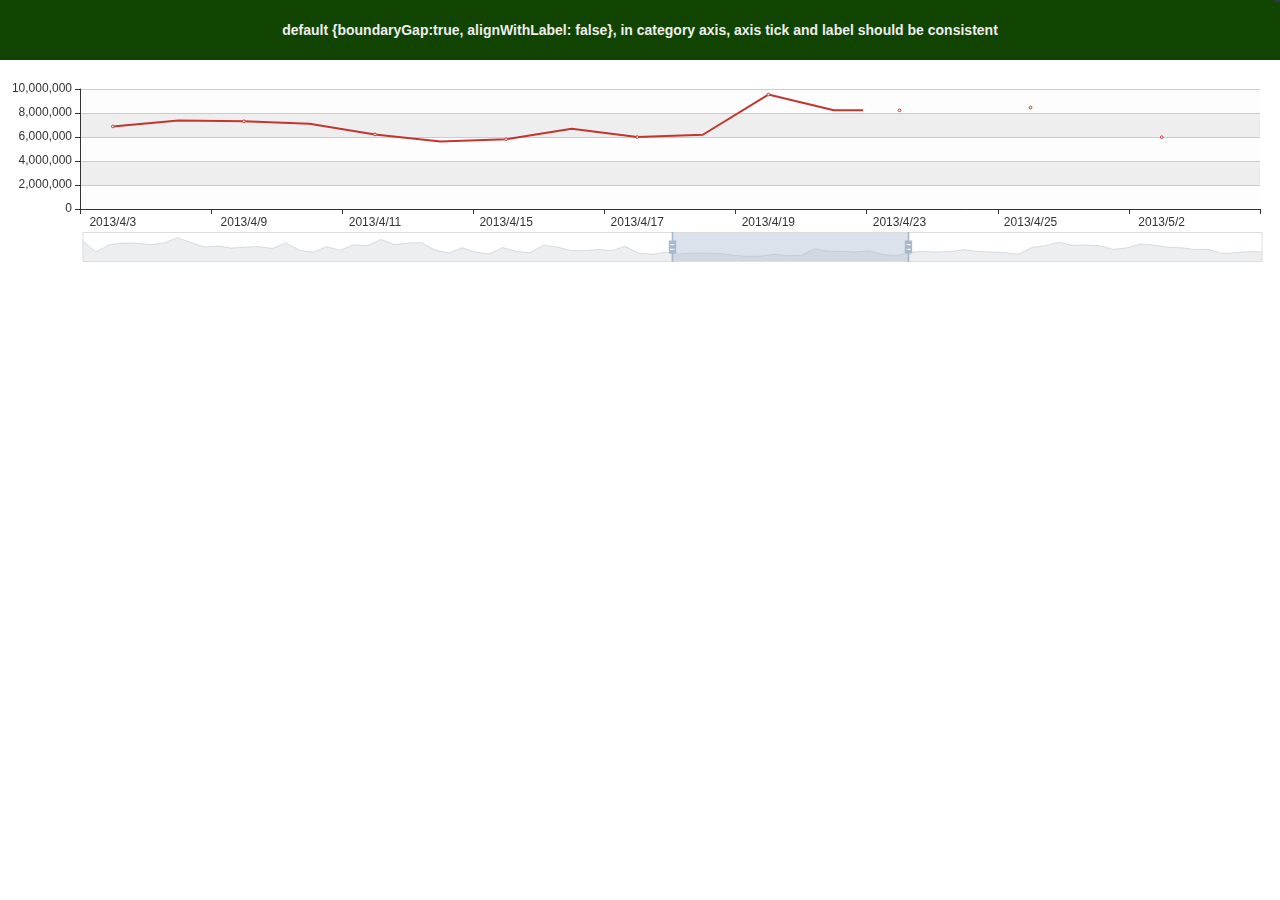
<file: web/echarts/test/axis-boundaryGap.html>
<!DOCTYPE>
<html>
    <head>
        <meta charset="utf-8">
        <script src="lib/esl.js"></script>
        <script src="lib/config.js"></script>
        <script src="lib/jquery.min.js"></script>
        <script src="lib/facePrint.js"></script>
        <meta name="viewport" content="width=device-width, initial-scale=1" />
        <link rel="stylesheet" href="lib/reset.css">
    </head>
    <body>
        <style>
            h1 {
                line-height: 60px;
                background: #140;
                text-align: center;
                font-weight: bold;
                color: #eee;
                font-size: 14px;
            }
            .chart {
                height: 200px;
            }
        </style>

        <h1>default {boundaryGap:true, alignWithLabel: false}, in category axis, axis tick and label should be consistent</h1>
        <div class="chart" id="a"></div>









        <script>

            require([
                'echarts'
                // 'echarts/chart/line',
                // 'echarts/chart/bar',
                // 'echarts/chart/candlestick',
                // 'echarts/component/grid',
                // 'echarts/component/graphic',
                // 'echarts/component/legend',
                // 'echarts/component/tooltip',
                // 'echarts/component/toolbox',
                // 'echarts/component/dataZoom'
            ], function (echarts) {

                var axisData = [
                    "2013/1/24", "2013/1/25", "2013/1/28", "2013/1/29", "2013/1/30",
                    "2013/1/31", "2013/2/1", "2013/2/4", "2013/2/5", "2013/2/6",
                    "2013/2/7", "2013/2/8", "2013/2/18", "2013/2/19", "2013/2/20",
                    "2013/2/21", "2013/2/22", "2013/2/25", "2013/2/26", "2013/2/27",
                    "2013/2/28", "2013/3/1", "2013/3/4", "2013/3/5", "2013/3/6",
                    "2013/3/7", "2013/3/8", "2013/3/11", "2013/3/12", "2013/3/13",
                    "2013/3/14", "2013/3/15", "2013/3/18", "2013/3/19", "2013/3/20",
                    "2013/3/21", "2013/3/22", "2013/3/25", "2013/3/26", "2013/3/27",
                    "2013/3/28", "2013/3/29", "2013/4/1", "2013/4/2", "2013/4/3",
                    "2013/4/8", "2013/4/9", "2013/4/10", "2013/4/11", "2013/4/12",
                    "2013/4/15", "2013/4/16", "2013/4/17", "2013/4/18", "2013/4/19",
                    "2013/4/22", "2013/4/23", "2013/4/24", "2013/4/25", "2013/4/26",
                    "2013/5/2", "2013/5/3", "2013/5/6", "2013/5/7", "2013/5/8",
                    "2013/5/9", "2013/5/10", "2013/5/13", "2013/5/14", "2013/5/15",
                    "2013/5/16", "2013/5/17", "2013/5/20", "2013/5/21", "2013/5/22",
                    "2013/5/23", "2013/5/24", "2013/5/27", "2013/5/28", "2013/5/29",
                    "2013/5/30", "2013/5/31", "2013/6/3", "2013/6/4", "2013/6/5",
                    "2013/6/6", "2013/6/7", "2013/6/13"
                ];


                var option = {
                    tooltip : {
                        trigger: 'axis',
                    },
                    legend: {
                        y : -30,
                        data:['上证指数','成交金额(万)','虚拟数据']
                    },
                    dataZoom : {
                        show : true,
                        realtime: true,
                        start : 50,
                        end : 70
                    },
                    grid: {
                        x: 80,
                        y: 20,
                        x2: 20,
                        y2: 60
                    },
                    xAxis : [
                        {
                            type : 'category',
                            // axisTick: {
                            //     alignWithLabel: true
                            // },
                            boundaryGap : true,
                            data : axisData
                        }
                    ],
                    yAxis : [
                        {
                            type : 'value',
                            splitArea : {show : true}
                        }
                    ],
                    series : [
                        {
                            name:'成交金额(万)',
                            type:'line',
                            data:[
                                13560434, 8026738.5, 11691637, 12491697, 12485603,
                                11620504, 12555496, 15253370, 12709611, 10458354,
                                10933507, 9896523, 10365702, 10633095, 9722230,
                                12662783, 8757982, 7764234, 10591719, 8826293,
                                11591827, 11153111, 14304651, 11672120, 12536480,
                                12608589, 8843860, 7391994.5, 10063709, 7768895.5,
                                6921859, 10157810, 8148617.5, 7551207, 11397426,
                                10478607, 8595132, 8541862, 9181132, 8570842,
                                10759351, 7335819, 6699753.5, 7759666.5, 6880135.5,
                                7366616.5, 7313504, 7109021.5, 6213270, 5619688,
                                5816217.5, 6695584.5, 5998655.5, 6188812.5, 9538301,
                                8224500, 8221751.5, 7897721, 8448324, 6525151,
                                5987761, 7831570, 8162560.5, 7904092, 8139084.5,
                                9116529, 8128014, 7919148, 7566047, 6665826.5,
                                10225527, 11124881, 12884353, 11302521, 11529046,
                                11105205, 9202153, 9992016, 12035250, 11431155,
                                10354677, 10070399, 9164861, 9237718, 7114268,
                                7526158.5, 8105835, 7971452.5
                            ]
                        }
                    ]
                };

                chart = myChart = echarts.init(document.getElementById('a'));
                chart.setOption(option);
            });

        </script>
    </body>
</html>
</file>
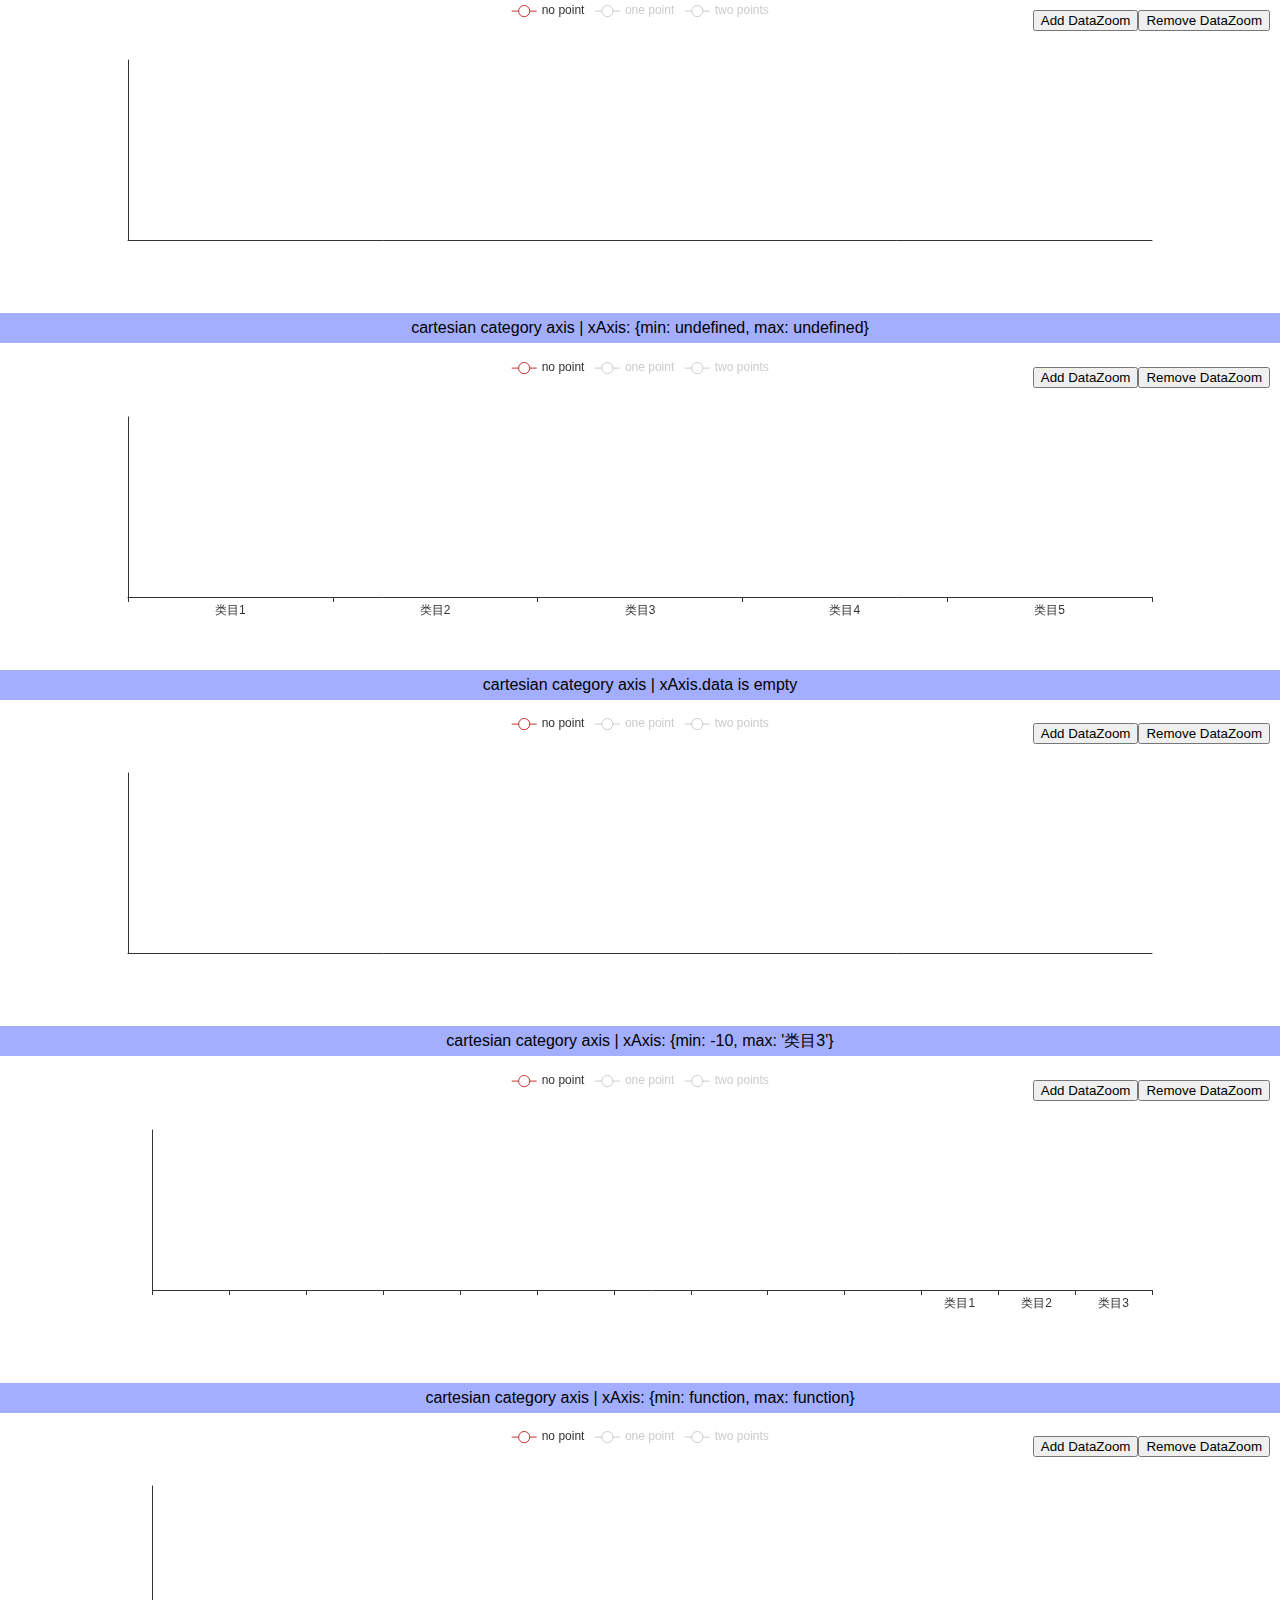
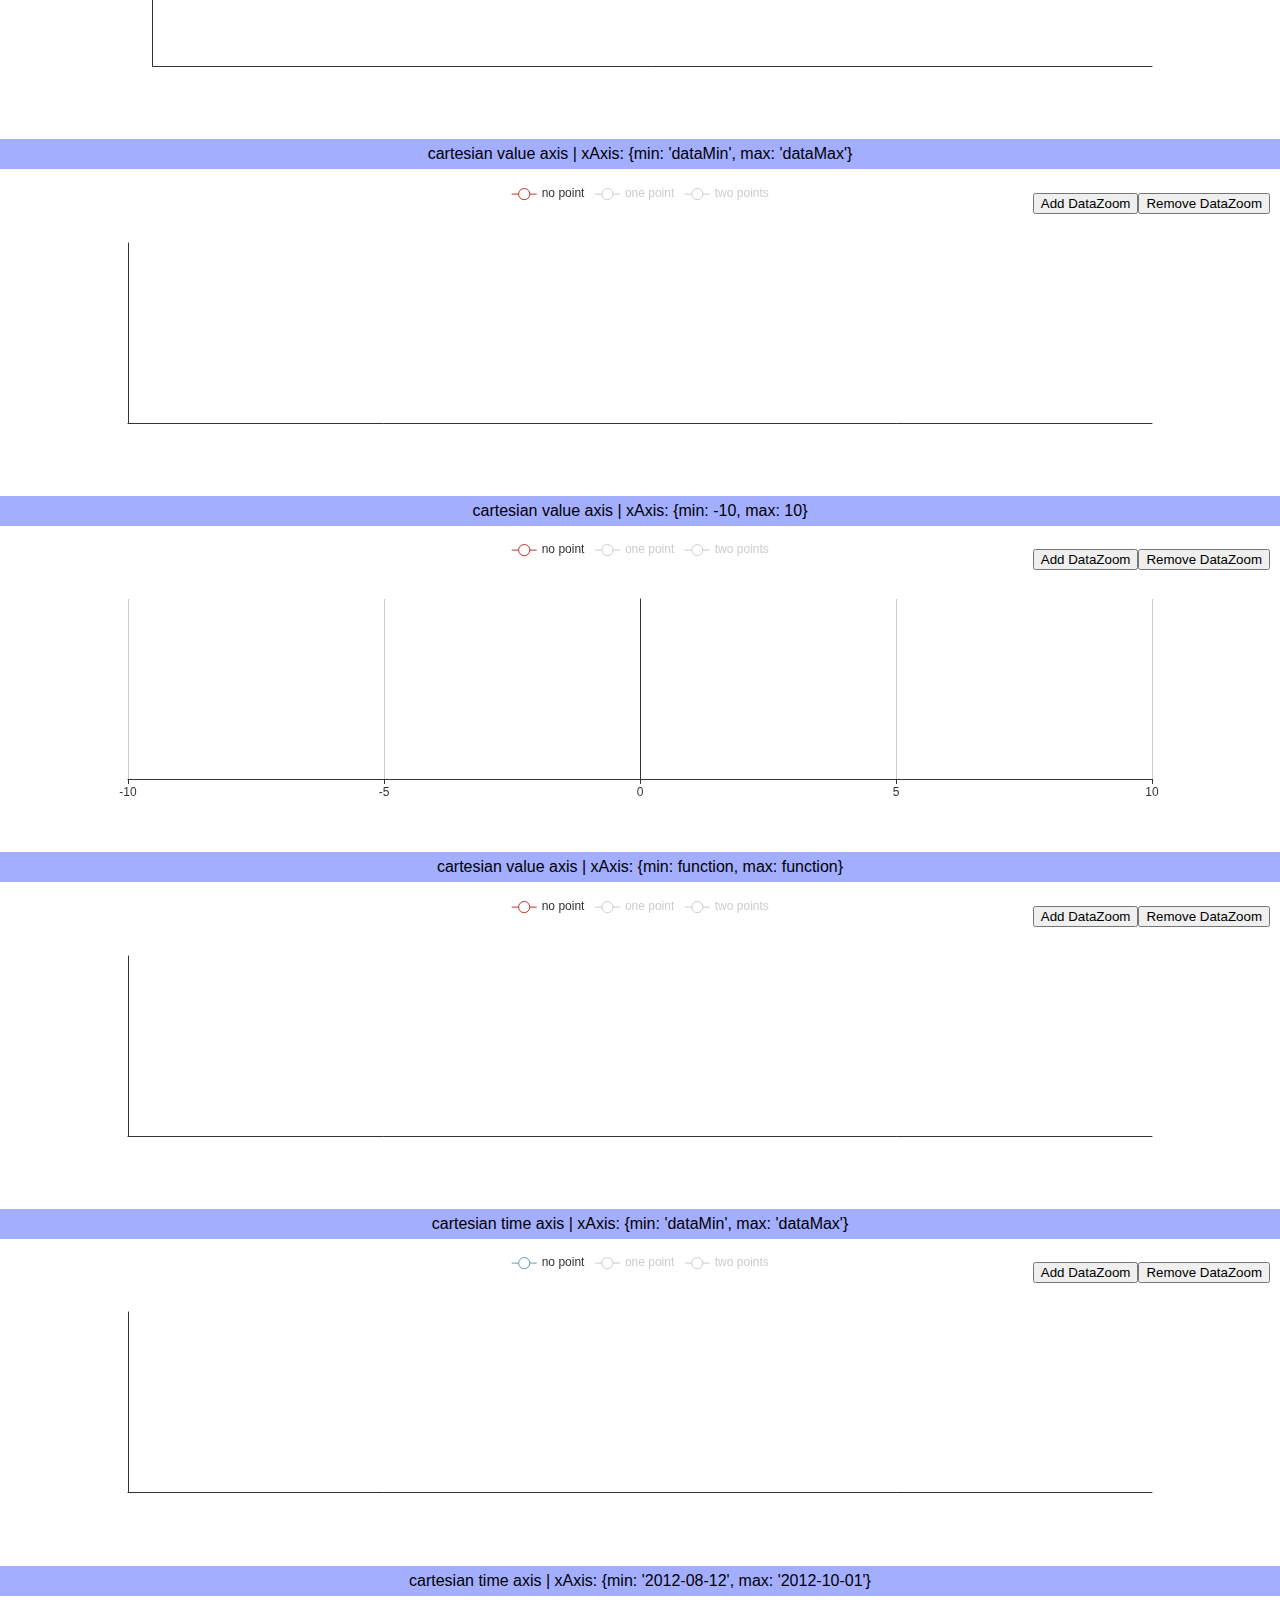
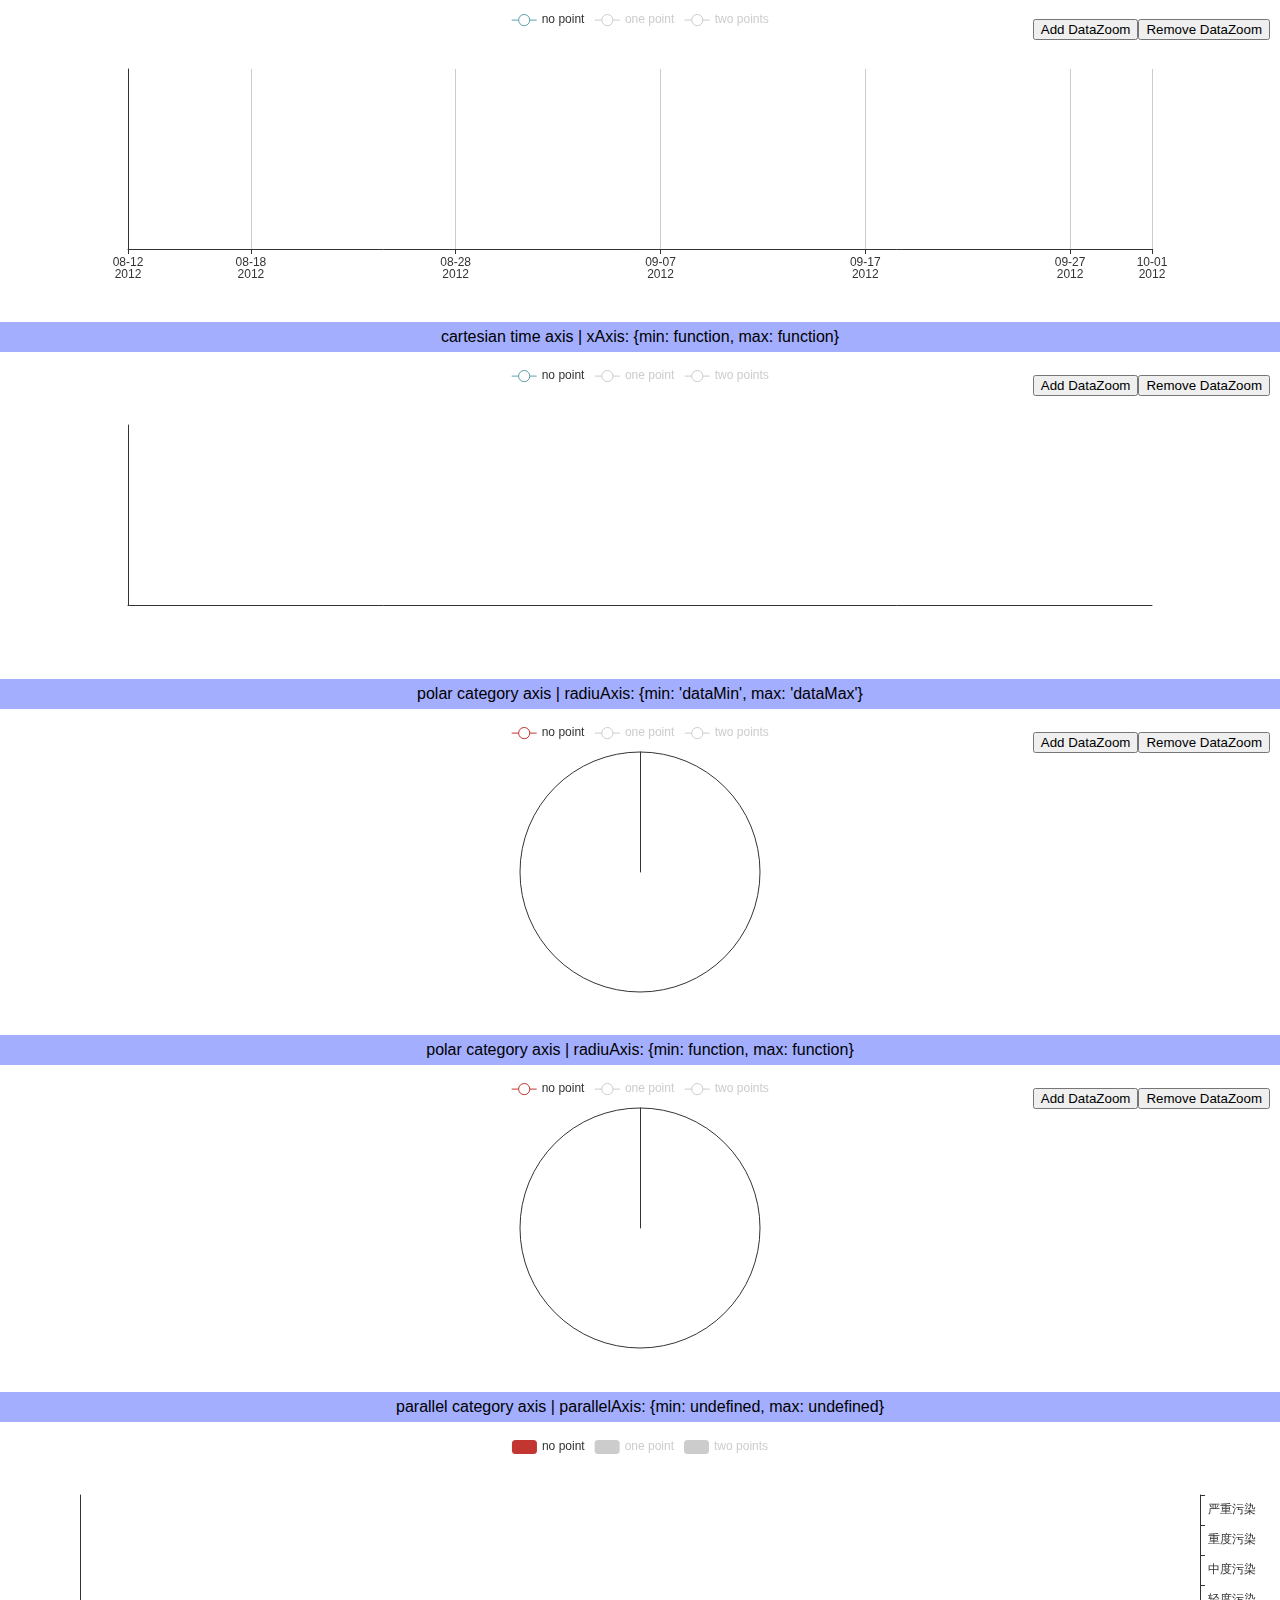
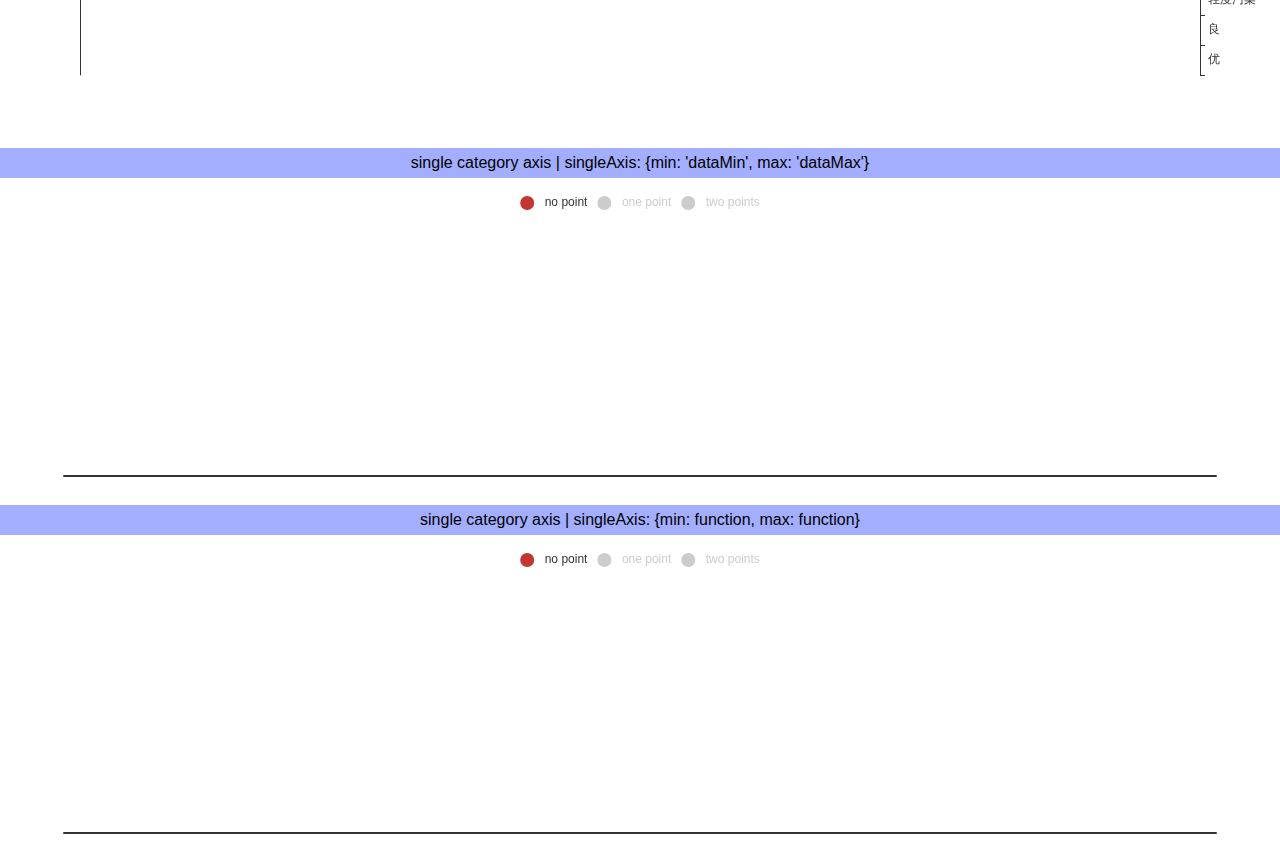
<file: web/echarts/test/axis-extrema.html>
<!DOCTYPE>
<html>
    <head>
        <meta charset="utf-8">
        <script src="../dist/echarts.js"></script>
        <script src="lib/jquery.min.js"></script>
        <script src="lib/facePrint.js"></script>
        <meta name="viewport" content="width=device-width, initial-scale=1" />
        <link rel="stylesheet" href="lib/reset.css">
    </head>
    <body>
        <style>
            body {
            }
            .chart {
                position: relative;
                height: 300px;
            }
            h2 {
                text-align: center;
                font-size: 16px;
                line-height: 30px;
                font-weight: normal;
                background: #A3AEFF;
            }
        </style>

        <div class="chart" id="main1"></div>

        <h2>cartesian category axis | xAxis: {min: undefined, max: undefined}</h2>
        <div class="chart" id="main1.1"></div>

        <h2>cartesian category axis | xAxis.data is empty</h2>
        <div class="chart" id="main1.2"></div>

        <h2>cartesian category axis | xAxis: {min: -10, max: '类目3'}</h2>
        <div class="chart" id="main2"></div>

        <h2>cartesian category axis | xAxis: {min: function, max: function}</h2>
        <div class="chart" id="main2.1"></div>

        <h2>cartesian value axis | xAxis: {min: 'dataMin', max: 'dataMax'}</h2>
        <div class="chart" id="main3"></div>

        <h2>cartesian value axis | xAxis: {min: -10, max: 10}</h2>
        <div class="chart" id="main4"></div>

        <h2>cartesian value axis | xAxis: {min: function, max: function}</h2>
        <div class="chart" id="main4.1"></div>

        <h2>cartesian time axis | xAxis: {min: 'dataMin', max: 'dataMax'}</h2>
        <div class="chart" id="main5"></div>

        <h2>cartesian time axis | xAxis: {min: '2012-08-12', max: '2012-10-01'}</h2>
        <div class="chart" id="main6"></div>

        <h2>cartesian time axis | xAxis: {min: function, max: function}</h2>
        <div class="chart" id="main6.1"></div>

        <h2>polar category axis | radiuAxis: {min: 'dataMin', max: 'dataMax'}</h2>
        <div class="chart" id="main90.1"></div>

        <h2>polar category axis | radiuAxis: {min: function, max: function}</h2>
        <div class="chart" id="main90.2"></div>

        <h2>parallel category axis | parallelAxis: {min: undefined, max: undefined}</h2>
        <div class="chart" id="main91.1"></div>

        <h2>single category axis | singleAxis: {min: 'dataMin', max: 'dataMax'}</h2>
        <div class="chart" id="main92.1"></div>

        <h2>single category axis | singleAxis: {min: function, max: function}</h2>
        <div class="chart" id="main92.2"></div>


        <script>

            function makeChart(id, option, noDataZoom) {
                var main = document.getElementById(id);
                if (main) {
                    var chartMain = document.createElement('div');
                    chartMain.style.cssText = 'height:100%';
                    main.appendChild(chartMain);
                    var chart = echarts.init(chartMain);
                    chart.setOption(option);

                    if (!noDataZoom) {
                        var controller = document.createElement('div');
                        controller.style.cssText = 'position: absolute; right: 10px; top: 10px;';
                        main.appendChild(controller);
                        controller.innerHTML = [
                            '<button>Add DataZoom</button>',
                            '<button>Remove DataZoom</button>'
                        ].join('');

                        var btns = $(controller).children();
                        $(btns[0]).on('click', function () {
                            option.dataZoom = [{type: 'inside'}, {type: 'slider'}];
                            chart.setOption(option, true);
                        });
                        $(btns[1]).on('click', function () {
                            delete option.dataZoom;
                            chart.setOption(option, true);
                        });
                    }
                }
            }

        </script>















        <script>
            makeChart('main1', {
                legend: {
                    data: ['no point', 'one point', 'two points'],
                    selectedMode: 'single'
                },
                tooltip: {
                    trigger: 'axis',
                    axisPointer: {
                        type: 'line'
                    }
                },
                xAxis: {
                    data: ['类目1', '类目2', '类目3', '类目4', '类目5'],
                    min: 'dataMin',
                    max: 'dataMax'
                },
                yAxis: {},
                series: [{
                    name: 'no point',
                    type: 'line',
                    data: []
                }, {
                    name: 'one point',
                    type: 'line',
                    data: [43]
                }, {
                    name: 'two points',
                    type: 'line',
                    data: [43, 99]
                }]
            });
        </script>






        <script>
            makeChart('main1.1', {
                legend: {
                    data: ['no point', 'one point', 'two points'],
                    selectedMode: 'single'
                },
                tooltip: {
                    trigger: 'axis',
                    axisPointer: {
                        type: 'line'
                    }
                },
                xAxis: {
                    data: ['类目1', '类目2', '类目3', '类目4', '类目5']
                },
                yAxis: {},
                series: [{
                    name: 'no point',
                    type: 'line',
                    data: []
                }, {
                    name: 'one point',
                    type: 'line',
                    data: [43]
                }, {
                    name: 'two points',
                    type: 'line',
                    data: [43, 99]
                }]
            });
        </script>







        <script>
            makeChart('main1.2', {
                legend: {
                    data: ['no point', 'one point', 'two points'],
                    selectedMode: 'single'
                },
                tooltip: {
                    trigger: 'axis',
                    axisPointer: {
                        type: 'line'
                    }
                },
                xAxis: {
                    data: []
                },
                yAxis: {},
                series: [{
                    name: 'no point',
                    type: 'line',
                    data: []
                }, {
                    name: 'one point',
                    type: 'line',
                    data: [43]
                }, {
                    name: 'two points',
                    type: 'line',
                    data: [43, 99]
                }]
            });
        </script>





        <script>
            makeChart('main2', {
                legend: {
                    data: ['no point', 'one point', 'two points'],
                    selectedMode: 'single'
                },
                tooltip: {
                    trigger: 'axis',
                    axisPointer: {
                        type: 'line'
                    }
                },
                grid: {
                    containLabel: true
                },
                xAxis: {
                    data: ['类目1', '类目2', '类目3', '类目4', '类目5'],
                    min: -10,
                    max: '类目3',
                    axisTick: {
                        interval: 0
                    },
                    axisLabel: {
                        interval: 0
                    }
                },
                yAxis: {},
                series: [{
                    name: 'no point',
                    type: 'line',
                    data: []
                }, {
                    name: 'one point',
                    type: 'line',
                    data: [43]
                }, {
                    name: 'two points',
                    type: 'line',
                    data: [43, 99]
                }]
            });
        </script>





        <script>
            makeChart('main2.1', {
                legend: {
                    data: ['no point', 'one point', 'two points'],
                    selectedMode: 'single'
                },
                tooltip: {
                    trigger: 'axis',
                    axisPointer: {
                        type: 'line'
                    }
                },
                grid: {
                    containLabel: true
                },
                xAxis: {
                    data: ['类目1', '类目2', '类目3', '类目4', '类目5'],
                    min: function (value) {
                        return value + 20;
                    },
                    max: function (value) {
                        return value + 20;
                    },
                    axisTick: {
                        interval: 0
                    },
                    axisLabel: {
                        interval: 0
                    }
                },
                yAxis: {},
                series: [{
                    name: 'no point',
                    type: 'line',
                    data: []
                }, {
                    name: 'one point',
                    type: 'line',
                    data: [43]
                }, {
                    name: 'two points',
                    type: 'line',
                    data: [43, 99]
                }]
            });
        </script>






        <script>
            makeChart('main3', {
                legend: {
                    data: ['no point', 'one point', 'two points'],
                    selectedMode: 'single'
                },
                tooltip: {
                    trigger: 'axis',
                    axisPointer: {
                        type: 'line'
                    }
                },
                xAxis: {},
                yAxis: {},
                series: [{
                    name: 'no point',
                    type: 'line',
                    data: []
                }, {
                    name: 'one point',
                    type: 'line',
                    data: [[2, 43]]
                }, {
                    name: 'two points',
                    type: 'line',
                    data: [[2, 43], [4, 99]]
                }]
            });
        </script>







        <script>
            makeChart('main4', {
                legend: {
                    data: ['no point', 'one point', 'two points'],
                    selectedMode: 'single'
                },
                tooltip: {
                    trigger: 'axis',
                    axisPointer: {
                        type: 'line'
                    }
                },
                xAxis: {min: -10, max: 10},
                yAxis: {},
                series: [{
                    name: 'no point',
                    type: 'line',
                    data: []
                }, {
                    name: 'one point',
                    type: 'line',
                    data: [[2, 43]]
                }, {
                    name: 'two points',
                    type: 'line',
                    data: [[2, 43], [4, 99]]
                }]
            });
        </script>







        <script>
            makeChart('main4.1', {
                legend: {
                    data: ['no point', 'one point', 'two points'],
                    selectedMode: 'single'
                },
                tooltip: {
                    trigger: 'axis',
                    axisPointer: {
                        type: 'line'
                    }
                },
                xAxis: {
                    min: function (value) {
                        return value + 20;
                    },
                    max: function (value) {
                        return value + 20;
                    }
                },
                yAxis: {},
                series: [{
                    name: 'no point',
                    type: 'line',
                    data: []
                }, {
                    name: 'one point',
                    type: 'line',
                    data: [[2, 43]]
                }, {
                    name: 'two points',
                    type: 'line',
                    data: [[2, 43], [4, 99]]
                }]
            });
        </script>






        <script>
            makeChart('main5', {
                legend: {
                    data: ['no point', 'one point', 'two points'],
                    selectedMode: 'single'
                },
                tooltip: {
                    trigger: 'axis',
                    axisPointer: {
                        type: 'line'
                    }
                },
                xAxis: {type: 'time'},
                yAxis: {},
                series: [{
                    name: 'one point',
                    type: 'line',
                    data: [
                        [new Date('2011-11-11'), 2112]
                    ]
                }, {
                    name: 'two points',
                    type: 'line',
                    data: [
                        [new Date('2011-11-11'), 2112],
                        [new Date('2012-11-12'), 122]
                    ]
                }, {
                    name: 'no point',
                    type: 'line',
                    data: []
                }]
            });
        </script>






        <script>
            makeChart('main6', {
                legend: {
                    data: ['no point', 'one point', 'two points'],
                    selectedMode: 'single'
                },
                tooltip: {
                    trigger: 'axis',
                    axisPointer: {
                        type: 'line'
                    }
                },
                xAxis: {
                    type: 'time',
                    min: '2012-8-12',
                    max: '2012-10-01'
                },
                yAxis: {},
                series: [{
                    name: 'one point',
                    type: 'line',
                    data: [
                        [new Date('2012-9-12'), 11]
                    ]
                }, {
                    name: 'two points',
                    type: 'line',
                    data: [
                        ['2012-9-12', 11],
                        ['2012-9-18', 14]
                    ]
                }, {
                    name: 'no point',
                    type: 'line',
                    data: []
                }]
            });
        </script>






        <script>
            makeChart('main6.1', {
                legend: {
                    data: ['no point', 'one point', 'two points'],
                    selectedMode: 'single'
                },
                tooltip: {
                    trigger: 'axis',
                    axisPointer: {
                        type: 'line'
                    }
                },
                xAxis: {
                    type: 'time',
                    min: function (value) {
                        return value + 20;
                    },
                    max: function (value) {
                        return value + 20;
                    }
                },
                yAxis: {},
                series: [{
                    name: 'one point',
                    type: 'line',
                    data: [
                        [new Date('2012-9-12'), 11]
                    ]
                }, {
                    name: 'two points',
                    type: 'line',
                    data: [
                        ['2012-9-12', 11],
                        ['2012-9-18', 14]
                    ]
                }, {
                    name: 'no point',
                    type: 'line',
                    data: []
                }]
            });
        </script>







        <script>
            makeChart('main90.1', {
                legend: {
                    data: ['no point', 'one point', 'two points'],
                    selectedMode: 'single'
                },
                tooltip: {
                    trigger: 'axis'
                },
                polar: {},
                radiusAxis: {
                    min: 'dataMin',
                    max: 'dataMax',
                    data: ['类目1', '类目2', '类目3', '类目4', '类目5']
                },
                angleAxis: {},
                series: [{
                    coordinateSystem: 'polar',
                    name: 'no point',
                    type: 'line',
                    data: []
                }, {
                    coordinateSystem: 'polar',
                    name: 'one point',
                    type: 'line',
                    data: [43]
                }, {
                    coordinateSystem: 'polar',
                    name: 'two points',
                    type: 'line',
                    data: [43, 99]
                }]
            });
        </script>







        <script>
            makeChart('main90.2', {
                legend: {
                    data: ['no point', 'one point', 'two points'],
                    selectedMode: 'single'
                },
                tooltip: {
                    trigger: 'axis'
                },
                polar: {},
                radiusAxis: {
                    min: function (value) {
                        return value + 20;
                    },
                    max: function (value) {
                        return value + 20;
                    },
                    data: ['类目1', '类目2', '类目3', '类目4', '类目5']
                },
                angleAxis: {},
                series: [{
                    coordinateSystem: 'polar',
                    name: 'no point',
                    type: 'line',
                    data: []
                }, {
                    coordinateSystem: 'polar',
                    name: 'one point',
                    type: 'line',
                    data: [43]
                }, {
                    coordinateSystem: 'polar',
                    name: 'two points',
                    type: 'line',
                    data: [43, 99]
                }]
            });
        </script>








        <script>
            makeChart('main91.1', {
                legend: {
                    data: ['no point', 'one point', 'two points'],
                    selectedMode: 'single'
                },
                parallelAxis: [{
                    type: 'value',
                    dim: 0
                }, {
                    dim: 1,
                    type: 'category',
                    data: ['优', '良', '轻度污染', '中度污染', '重度污染', '严重污染']
                }],
                parallel: {
                },
                series: [{
                    name: 'no point',
                    type: 'parallel',
                    data: []
                }, {
                    name: 'one point',
                    type: 'parallel',
                    data: [[43, '良']]
                }, {
                    name: 'two points',
                    type: 'parallel',
                    data: [[43, '良'], [99, '重度污染']]
                }]
            }, true);
        </script>








        <script>
            makeChart('main92.1', {
                legend: {
                    data: ['no point', 'one point', 'two points'],
                    selectedMode: 'single'
                },
                tooltip: {
                    trigger: 'axis'
                },
                singleAxis: {
                    type: 'category',
                    min: 'dataMin',
                    max: 'dataMax',
                    data: ['类目1', '类目2', '类目3', '类目4', '类目5']
                },
                series: [{
                    coordinateSystem: 'singleAxis',
                    name: 'no point',
                    type: 'scatter',
                    symbolSize: 20,
                    data: []
                }, {
                    coordinateSystem: 'singleAxis',
                    name: 'one point',
                    type: 'scatter',
                    symbolSize: 20,
                    data: [[2]]
                }, {
                    coordinateSystem: 'singleAxis',
                    name: 'two points',
                    type: 'scatter',
                    symbolSize: 20,
                    data: [[2], [4]]
                }]
            }, true);
        </script>









        <script>
            makeChart('main92.2', {
                legend: {
                    data: ['no point', 'one point', 'two points'],
                    selectedMode: 'single'
                },
                tooltip: {
                    trigger: 'axis'
                },
                singleAxis: {
                    type: 'category',
                    min: function (value) {
                        return value + 20;
                    },
                    max: function (value) {
                        return value + 20;
                    },
                    data: ['类目1', '类目2', '类目3', '类目4', '类目5']
                },
                series: [{
                    coordinateSystem: 'singleAxis',
                    name: 'no point',
                    type: 'scatter',
                    symbolSize: 20,
                    data: []
                }, {
                    coordinateSystem: 'singleAxis',
                    name: 'one point',
                    type: 'scatter',
                    symbolSize: 20,
                    data: [[2]]
                }, {
                    coordinateSystem: 'singleAxis',
                    name: 'two points',
                    type: 'scatter',
                    symbolSize: 20,
                    data: [[2], [4]]
                }]
            }, true);
        </script>








    </body>
</html>
</file>
<file: web/echarts/test/lib/caseFrame.css>
.case-frame {
    position: static;
    padding: 0;
    margin: 0;
}
.case-frame .cases-list {
    padding-top: 15px;
    position: absolute;
    left: 0;
    top: 0;
    bottom: 0;
    width: 230px;
    overflow: auto;
    font-size: 13px;
}
.case-frame .cases-list ul {
    padding-left: 32px;
    margin-top: 90px;
    list-style-type: decimal;
}
.case-frame .info-panel {
    position: fixed;
    top: 0;
    left: 0;
    width: 230px;
    background: #fff;
}
.case-frame .info-panel .current {
    height: 24px;
    line-height: 24px;
    margin-left: 20px;
    white-space: nowrap;
    text-decoration: underline;
}
.case-frame .info-panel .renderer-selector {
    padding-left: 20px;
    height: 40px;
    line-height: 40px;
}
.case-frame .info-panel .dist-selector {
    margin-left: 20px;
}
.case-frame .page-content {
    margin-left: 235px;
    height: 100%;
    padding: 0;
    position: relative;
    border-left: 1px solid #333;
}
.case-frame .page-content iframe {
    padding: 0;
    margin: 0;
    border-width: 0;
    overflow: visible;
    visibility: visible;
    position: absolute;
    left: 0;
    top: 0;
    width: 100%;
    height: 100%;
}
</file>
